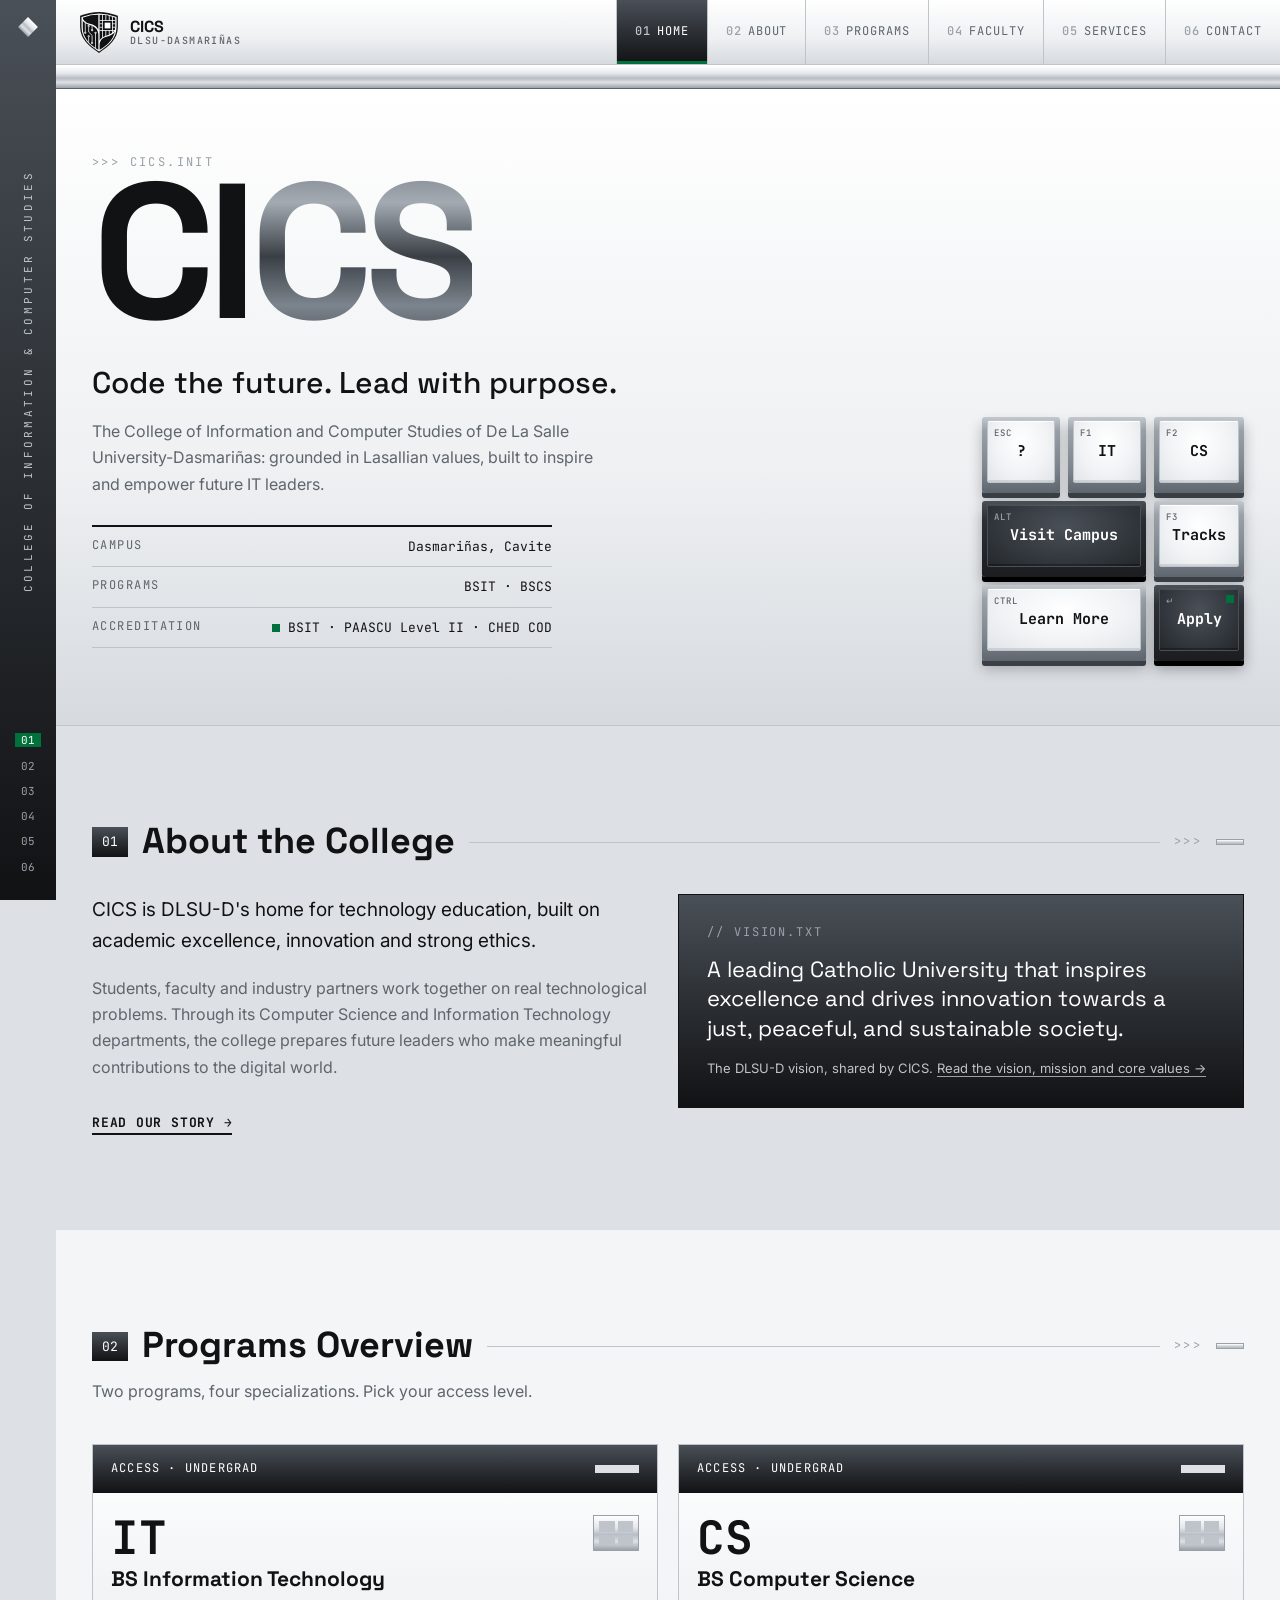
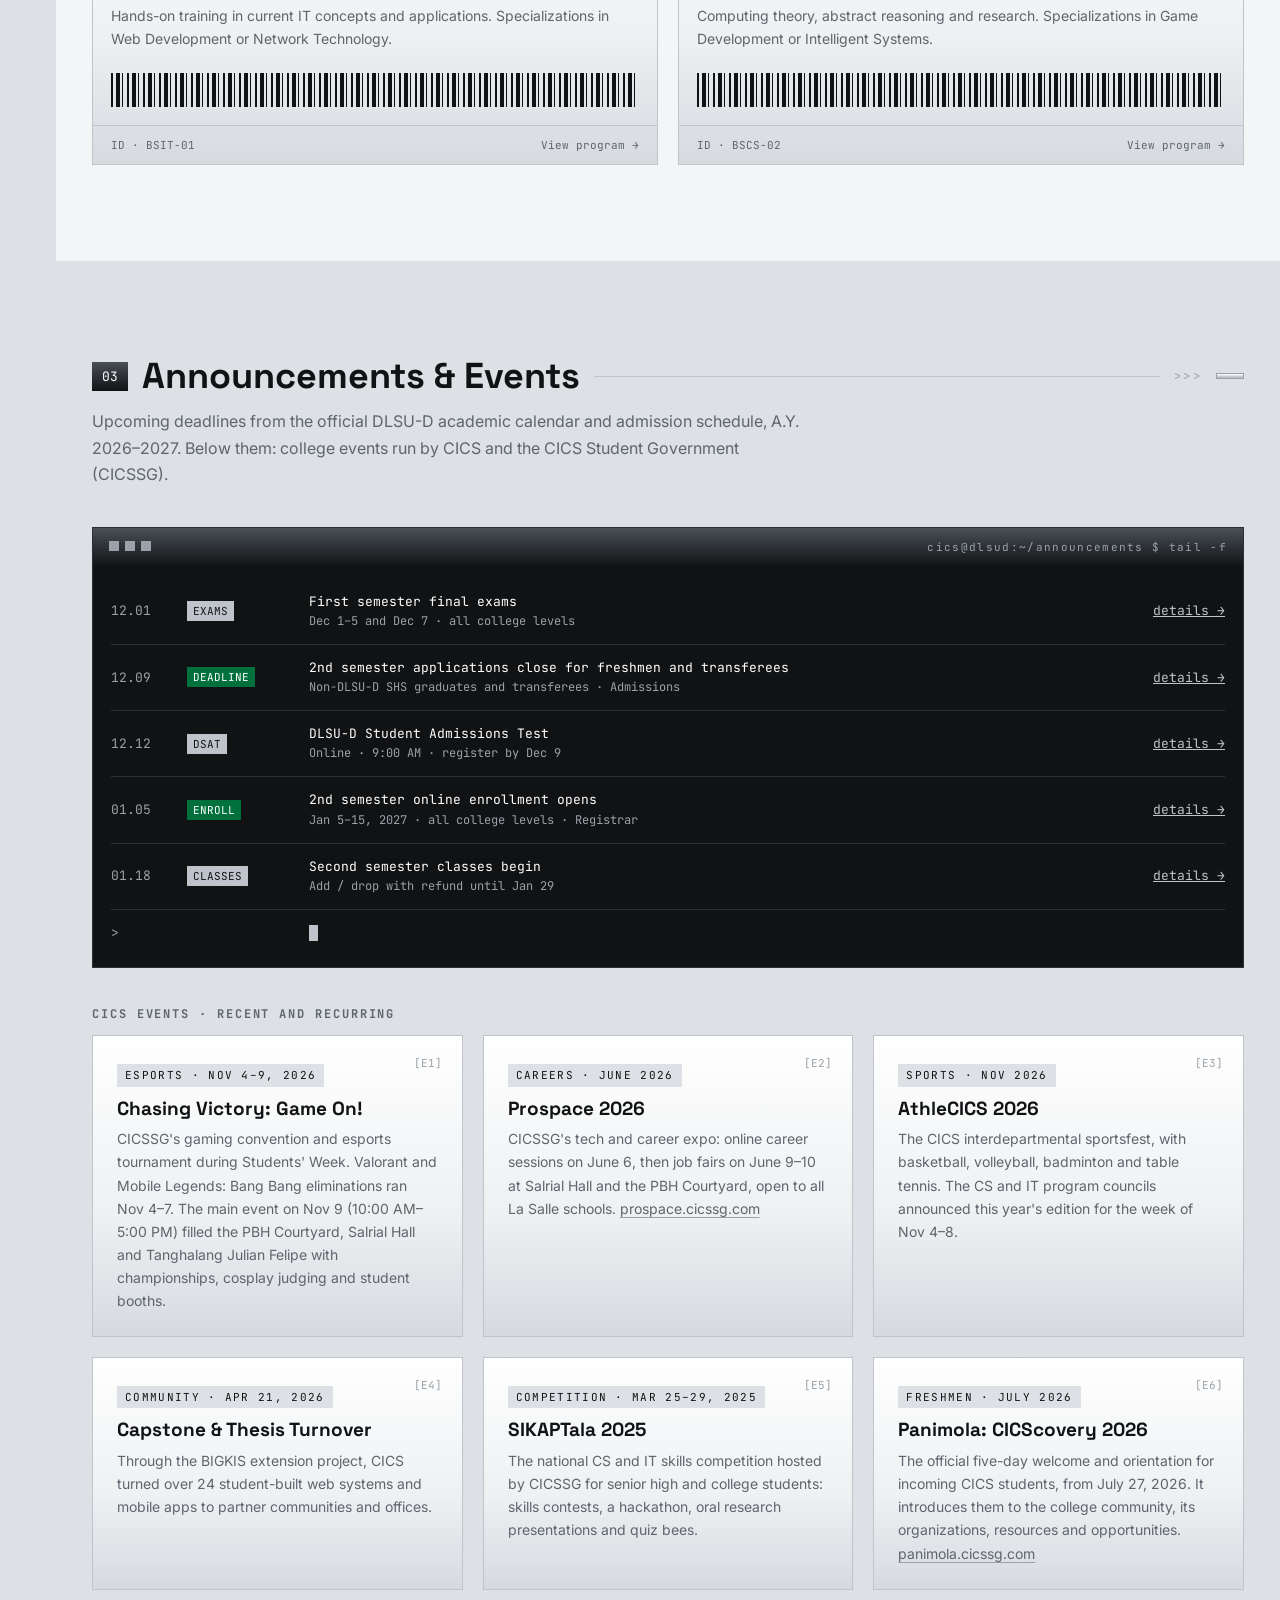
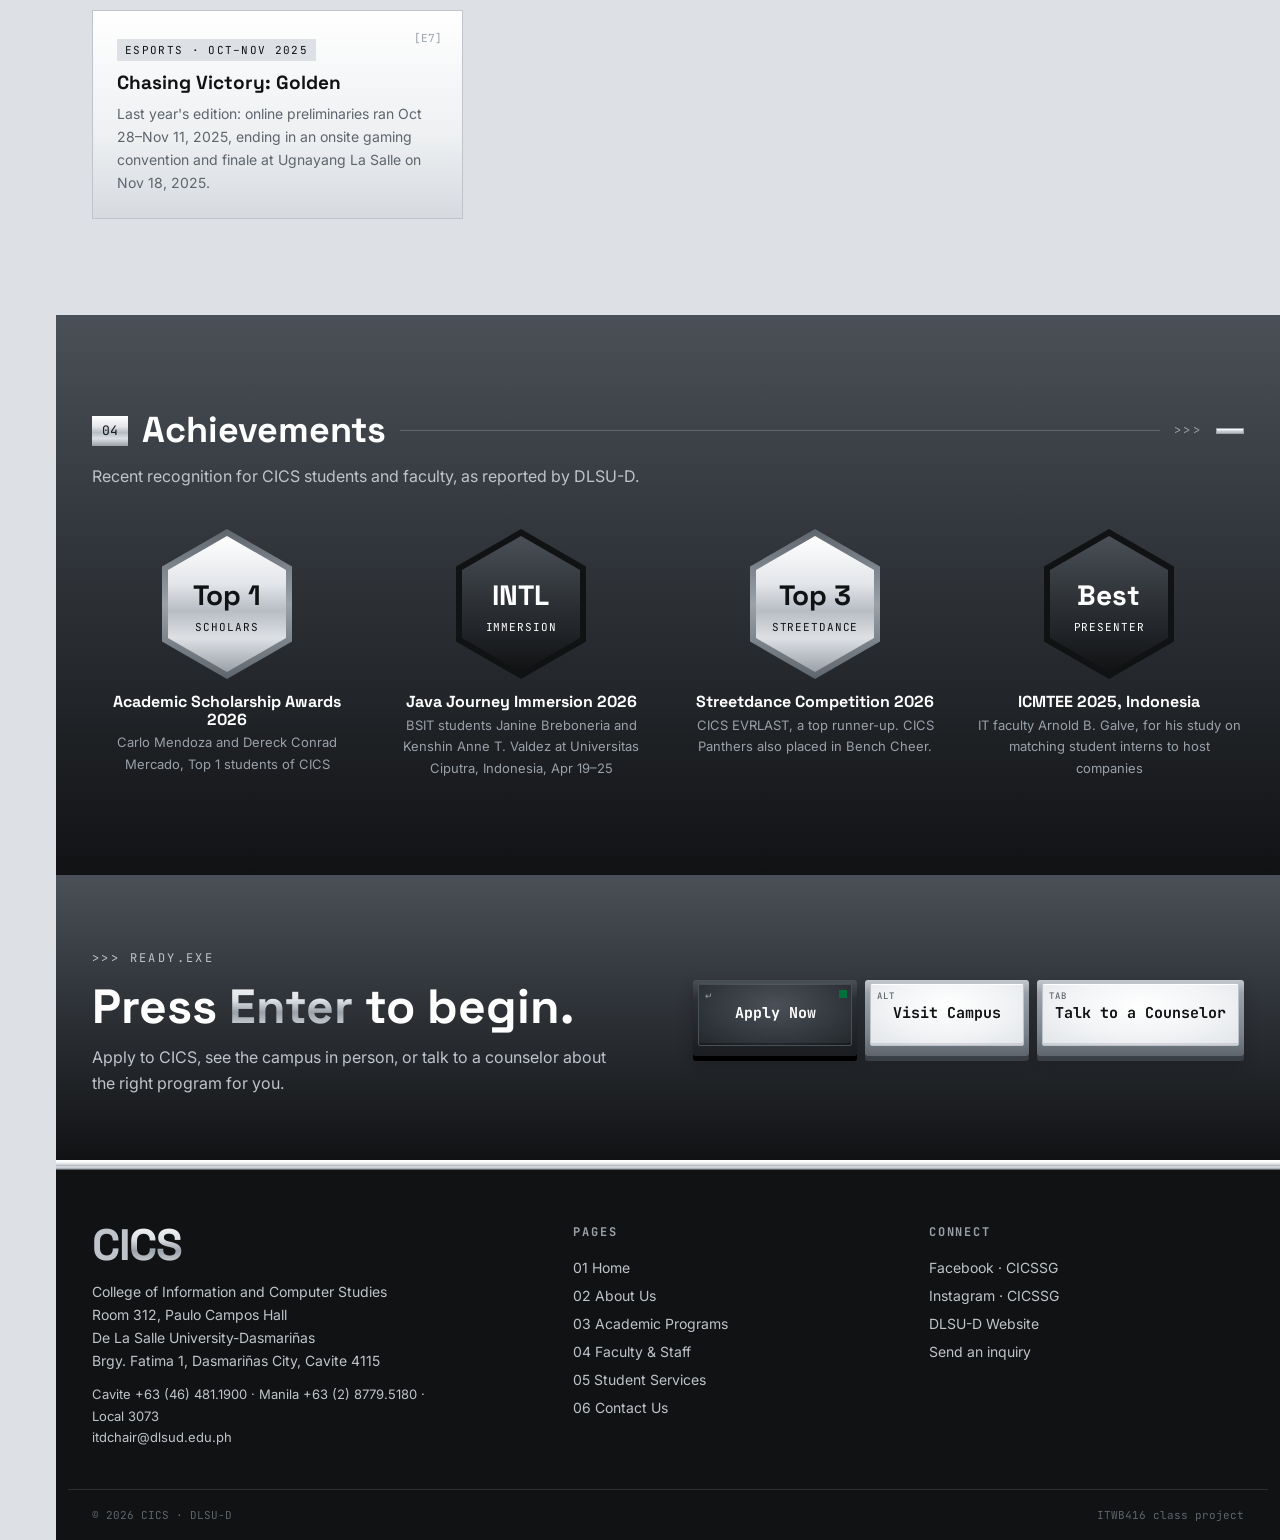
<file: index.html>
<!doctype html>
<html lang="en">
<head>
  <meta charset="utf-8">
  <meta name="viewport" content="width=device-width, initial-scale=1">
  <title>Home · CICS DLSU-D</title>
  <meta name="description" content="College of Information and Computer Studies, De La Salle University-Dasmariñas. Programs, announcements and student achievements.">
  <link rel="preconnect" href="https://fonts.googleapis.com">
  <link rel="preconnect" href="https://fonts.gstatic.com" crossorigin>
  <link href="https://fonts.googleapis.com/css2?family=Space+Grotesk:wght@500;700&family=Inter:wght@400;600&family=JetBrains+Mono:wght@500;700&display=swap" rel="stylesheet">
  <link rel="icon" type="image/svg+xml" href="images/cics-logo.svg">
  <link rel="stylesheet" href="css/style.css">
  <script src="js/theme.js"></script>
</head>
<body>
<div class="shell">

  <!-- Side rail -->
  <aside class="rail" aria-label="Page index">
    <span class="mark" aria-hidden="true"></span>
    <span class="v" aria-hidden="true">College of Information &amp; Computer Studies</span>
    <ol>
      <li><a href="index.html" aria-current="page">01</a></li>
      <li><a href="about.html">02</a></li>
      <li><a href="programs.html">03</a></li>
      <li><a href="faculty.html">04</a></li>
      <li><a href="services.html">05</a></li>
      <li><a href="contact.html">06</a></li>
    </ol>
  </aside>

  <div class="main">
    <!-- Header -->
    <header class="site-header">
      <nav class="nav" aria-label="Main">
        <a class="brand" href="index.html">
          <svg class="logo" viewBox="40 0 1000 1082" aria-hidden="true" focusable="false"><defs><clipPath id="cics-clip"><path d="M105,152 Q540,-16 975,152 L975,380 C975,700 760,880 540,1005 C320,880 105,700 105,380 Z"/></clipPath></defs><path class="ink" d="M42,102 Q540,-100 1038,102 L1038,390 C1038,720 800,900 540,1080 C280,900 42,720 42,390 Z"/><path class="paper" d="M78,130 Q540,-55 1003,130 L1003,390 C1003,710 780,890 540,1040 C300,890 78,710 78,390 Z"/><g clip-path="url(#cics-clip)"><path class="ink" d="M90,140 L523,0 L523,467 C490,400 420,330 300,310 C200,290 130,230 100,150 Z"/><path class="ink" d="M90,215 C150,290 230,330 340,355 C450,400 523,480 523,600 L523,1100 L60,1100 L60,215 Z"/><g fill="none" class="trace" stroke-width="20"><path d="M178,250 V548"/><path d="M267,370 V527 L358,618 V818"/><path d="M358,330 V480"/><path d="M448,548 V1010"/><path d="M267,640 V1010"/></g><g class="paper"><circle cx="178" cy="548" r="28"/><circle cx="267" cy="370" r="28"/><circle cx="358" cy="480" r="28"/><circle cx="358" cy="818" r="28"/><circle cx="448" cy="548" r="28"/><circle cx="267" cy="640" r="28"/></g><g class="ink"><circle cx="178" cy="548" r="10"/><circle cx="267" cy="370" r="10"/><circle cx="358" cy="480" r="10"/><circle cx="358" cy="818" r="10"/><circle cx="448" cy="548" r="10"/><circle cx="267" cy="640" r="10"/></g><path class="ink" d="M556,0 H1100 V400 L978,400 C965,470 920,530 860,570 C780,620 700,630 640,665 C600,690 570,720 556,760 Z"/><g class="paper"><rect x="621" y="0" width="20" height="800"/><rect x="888" y="0" width="21" height="700"/><rect x="710" y="0" width="21" height="233"/><rect x="710" y="481" width="21" height="220"/><rect x="799" y="0" width="21" height="233"/><rect x="799" y="481" width="21" height="220"/><rect x="556" y="213" width="450" height="20"/><rect x="556" y="481" width="450" height="21"/><rect x="556" y="302" width="85" height="20"/><rect x="888" y="302" width="118" height="20"/><rect x="556" y="391" width="85" height="21"/><rect x="888" y="391" width="118" height="21"/><rect x="689" y="281" width="152" height="152"/></g><path class="ink" d="M965,520 C900,600 820,630 760,645 C640,670 556,740 556,880 V1100 H1100 V520 Z"/></g></svg>
          <span>CICS<small>DLSU-Dasmariñas</small></span>
        </a>
        <input type="checkbox" id="menu" class="menu-toggle sr-only">
        <label for="menu" class="menu-btn"><i></i>Menu</label>
        <ul class="tabs">
          <li><a href="index.html" aria-current="page"><b>01</b>Home</a></li>
          <li><a href="about.html"><b>02</b>About</a></li>
          <li><a href="programs.html"><b>03</b>Programs</a></li>
          <li><a href="faculty.html"><b>04</b>Faculty</a></li>
          <li><a href="services.html"><b>05</b>Services</a></li>
          <li><a href="contact.html"><b>06</b>Contact</a></li>
        </ul>
      </nav>
    </header>
    <div class="chrome" aria-hidden="true"></div>

    <main>
      <!-- 01 · College banner -->
      <section class="hero" aria-labelledby="hero-title">
        <div class="container">
          <div>
            <p class="chev">&gt;&gt;&gt; CICS.INIT</p>
            <h1 id="hero-title" class="mega"><span class="sr-only">College of Information and Computer Studies, </span>CI<span class="silver">CS</span></h1>
            <p class="tagline">Code the future. Lead with purpose.</p>
            <p class="lede">The College of Information and Computer Studies of De La Salle University-Dasmariñas: grounded in Lasallian values, built to inspire and empower future IT leaders.</p>
            <dl class="spec">
              <div><dt>Campus</dt><dd>Dasmariñas, Cavite</dd></div>
              <div><dt>Programs</dt><dd>BSIT · BSCS</dd></div>
              <div><dt>Accreditation</dt><dd class="on">BSIT · PAASCU Level II · CHED COD</dd></div>
            </dl>
          </div>
          <nav class="hero-keys" aria-label="Quick links">
            <a class="key" href="about.html"><span class="sub">ESC</span><span>?</span><span class="sr-only">About the college</span></a>
            <a class="key" href="programs.html#bsit"><span class="sub">F1</span><span>IT</span><span class="sr-only">BS Information Technology</span></a>
            <a class="key" href="programs.html#bscs"><span class="sub">F2</span><span>CS</span><span class="sr-only">BS Computer Science</span></a>
            <a class="key dark wide" href="https://www.dlsud.edu.ph/admissions/visit-dlsud" target="_blank" rel="noopener"><span class="sub">ALT</span><span>Visit Campus</span></a>
            <a class="key" href="programs.html#tracks"><span class="sub">F3</span><span>Tracks</span><span class="sr-only">Specializations and tracks</span></a>
            <a class="key wide" href="about.html"><span class="sub">CTRL</span><span>Learn More</span></a>
            <a class="key dark go" href="https://www.dlsud.edu.ph/admissions/online-application" target="_blank" rel="noopener"><span class="sub">↵</span><span>Apply</span></a>
          </nav>
        </div>
      </section>

      <!-- 02 · About (quick intro) -->
      <section class="section" aria-labelledby="about-title">
        <div class="container">
          <div class="sh"><span class="num">01</span><h2 id="about-title">About the College</h2><span class="line"></span><span class="chev">&gt;&gt;&gt;</span><span class="tick"></span></div>
          <div class="grid g2" style="margin-top:32px;align-items:start">
            <div>
              <p style="font-size:19px;margin-bottom:18px">CICS is DLSU-D's home for technology education, built on academic excellence, innovation and strong ethics.</p>
              <p class="muted" style="margin-bottom:28px">Students, faculty and industry partners work together on real technological problems. Through its Computer Science and Information Technology departments, the college prepares future leaders who make meaningful contributions to the digital world.</p>
              <a class="link" href="about.html">Read our story →</a>
            </div>
            <div class="panel dark">
              <p class="tag" style="color:var(--steel);margin-bottom:12px">// vision.txt</p>
              <p style="font-family:var(--f-head);font-size:22px;line-height:1.35">A leading Catholic University that inspires excellence and drives innovation towards a just, peaceful, and sustainable society.</p>
              <p class="muted" style="margin-top:14px;font-size:13px">The DLSU-D vision, shared by CICS. <a href="about.html#mission" style="color:var(--chrome-3)">Read the vision, mission and core values →</a></p>
            </div>
          </div>
        </div>
      </section>

      <!-- 03 · Programs overview -->
      <section class="section alt" aria-labelledby="programs-title">
        <div class="container">
          <div class="sh"><span class="num">02</span><h2 id="programs-title">Programs Overview</h2><span class="line"></span><span class="chev">&gt;&gt;&gt;</span><span class="tick"></span></div>
          <p class="intro">Two programs, four specializations. Pick your access level.</p>
          <div class="grid g2">
            <a class="badge" href="programs.html#bsit">
              <div class="head"><span>ACCESS · UNDERGRAD</span><span class="slot"></span></div>
              <div class="bd"><div><span class="code">IT</span><h3>BS Information Technology</h3></div><div class="chip" aria-hidden="true"><i></i><i></i><i></i><i></i></div>
                <p>Hands-on training in current IT concepts and applications. Specializations in Web Development or Network Technology.</p></div>
              <div class="barcode" aria-hidden="true"></div>
              <div class="foot"><span>ID · BSIT-01</span><span>View program →</span></div>
            </a>
            <a class="badge" href="programs.html#bscs">
              <div class="head"><span>ACCESS · UNDERGRAD</span><span class="slot"></span></div>
              <div class="bd"><div><span class="code">CS</span><h3>BS Computer Science</h3></div><div class="chip" aria-hidden="true"><i></i><i></i><i></i><i></i></div>
                <p>Computing theory, abstract reasoning and research. Specializations in Game Development or Intelligent Systems.</p></div>
              <div class="barcode" aria-hidden="true"></div>
              <div class="foot"><span>ID · BSCS-02</span><span>View program →</span></div>
            </a>
          </div>
        </div>
      </section>

      <!-- 04 · Announcements & events -->
      <section class="section" aria-labelledby="news-title">
        <div class="container">
          <div class="sh"><span class="num">03</span><h2 id="news-title">Announcements &amp; Events</h2><span class="line"></span><span class="chev">&gt;&gt;&gt;</span><span class="tick"></span></div>
          <p class="intro">Upcoming deadlines from the official DLSU-D academic calendar and admission schedule, A.Y. 2026–2027. Below them: college events run by CICS and the CICS Student Government (CICSSG).</p>
          <div class="term">
            <div class="bar"><span aria-hidden="true"><i></i><i></i><i></i></span><span>cics@dlsud:~/announcements $ tail -f</span></div>
            <ul>
              <li><span class="d">12.01</span><span class="k">EXAMS</span><span class="t">First semester final exams<small>Dec 1–5 and Dec 7 · all college levels</small></span><a class="go-link" href="https://www.dlsud.edu.ph/academics/academic-calendar" target="_blank" rel="noopener">details →</a></li>
              <li><span class="d">12.09</span><span class="k g">DEADLINE</span><span class="t">2nd semester applications close for freshmen and transferees<small>Non-DLSU-D SHS graduates and transferees · Admissions</small></span><a class="go-link" href="https://www.dlsud.edu.ph/admissions/undergraduate-admission" target="_blank" rel="noopener">details →</a></li>
              <li><span class="d">12.12</span><span class="k">DSAT</span><span class="t">DLSU-D Student Admissions Test<small>Online · 9:00 AM · register by Dec 9</small></span><a class="go-link" href="https://www.dlsud.edu.ph/admissions/undergraduate-admission" target="_blank" rel="noopener">details →</a></li>
              <li><span class="d">01.05</span><span class="k g">ENROLL</span><span class="t">2nd semester online enrollment opens<small>Jan 5–15, 2027 · all college levels · Registrar</small></span><a class="go-link" href="https://www.dlsud.edu.ph/academics/academic-calendar" target="_blank" rel="noopener">details →</a></li>
              <li><span class="d">01.18</span><span class="k">CLASSES</span><span class="t">Second semester classes begin<small>Add / drop with refund until Jan 29</small></span><a class="go-link" href="https://www.dlsud.edu.ph/academics/academic-calendar" target="_blank" rel="noopener">details →</a></li>
              <li><span class="d">&gt;</span><span></span><span class="t"><span class="cursor" aria-hidden="true"></span></span><span></span></li>
            </ul>
          </div>

          <h3 class="tag" style="margin:40px 0 14px">CICS events · recent and recurring</h3>
          <div class="grid g3">
            <div class="track"><span class="idx">[E1]</span><span class="prog">ESPORTS · NOV 4–9, 2026</span><h3>Chasing Victory: Game On!</h3><p>CICSSG's gaming convention and esports tournament during Students' Week. Valorant and Mobile Legends: Bang Bang eliminations ran Nov 4–7. The main event on Nov 9 (10:00 AM–5:00 PM) filled the PBH Courtyard, Salrial Hall and Tanghalang Julian Felipe with championships, cosplay judging and student booths.</p></div>
            <div class="track"><span class="idx">[E2]</span><span class="prog">CAREERS · JUNE 2026</span><h3>Prospace 2026</h3><p>CICSSG's tech and career expo: online career sessions on June 6, then job fairs on June 9–10 at Salrial Hall and the PBH Courtyard, open to all La Salle schools. <a href="https://prospace.cicssg.com/" target="_blank" rel="noopener">prospace.cicssg.com</a></p></div>
            <div class="track"><span class="idx">[E3]</span><span class="prog">SPORTS · NOV 2026</span><h3>AthleCICS 2026</h3><p>The CICS interdepartmental sportsfest, with basketball, volleyball, badminton and table tennis. The CS and IT program councils announced this year's edition for the week of Nov 4–8.</p></div>
            <div class="track"><span class="idx">[E4]</span><span class="prog">COMMUNITY · APR 21, 2026</span><h3>Capstone &amp; Thesis Turnover</h3><p>Through the BIGKIS extension project, CICS turned over 24 student-built web systems and mobile apps to partner communities and offices.</p></div>
            <div class="track"><span class="idx">[E5]</span><span class="prog">COMPETITION · MAR 25–29, 2025</span><h3>SIKAPTala 2025</h3><p>The national CS and IT skills competition hosted by CICSSG for senior high and college students: skills contests, a hackathon, oral research presentations and quiz bees.</p></div>
            <div class="track"><span class="idx">[E6]</span><span class="prog">FRESHMEN · JULY 2026</span><h3>Panimola: CICScovery 2026</h3><p>The official five-day welcome and orientation for incoming CICS students, from July 27, 2026. It introduces them to the college community, its organizations, resources and opportunities. <a href="https://panimola.cicssg.com/" target="_blank" rel="noopener">panimola.cicssg.com</a></p></div>
            <div class="track"><span class="idx">[E7]</span><span class="prog">ESPORTS · OCT–NOV 2025</span><h3>Chasing Victory: Golden</h3><p>Last year's edition: online preliminaries ran Oct 28–Nov 11, 2025, ending in an onsite gaming convention and finale at Ugnayang La Salle on Nov 18, 2025.</p></div>
          </div>
        </div>
      </section>

      <!-- 05 · Student achievements -->
      <section class="section dark" aria-labelledby="ach-title">
        <div class="container">
          <div class="sh"><span class="num">04</span><h2 id="ach-title">Achievements</h2><span class="line"></span><span class="chev">&gt;&gt;&gt;</span><span class="tick"></span></div>
          <p class="intro">Recent recognition for CICS students and faculty, as reported by DLSU-D.</p>
          <div class="medals">
            <div class="medal"><div class="hex"><div><span><b>Top 1</b>SCHOLARS</span></div></div><h3>Academic Scholarship Awards 2026</h3><p>Carlo Mendoza and Dereck Conrad Mercado, Top 1 students of CICS</p></div>
            <div class="medal"><div class="hex dark"><div><span><b>INTL</b>IMMERSION</span></div></div><h3>Java Journey Immersion 2026</h3><p>BSIT students Janine Breboneria and Kenshin Anne T. Valdez at Universitas Ciputra, Indonesia, Apr 19–25</p></div>
            <div class="medal"><div class="hex"><div><span><b>Top 3</b>STREETDANCE</span></div></div><h3>Streetdance Competition 2026</h3><p>CICS EVRLAST, a top runner-up. CICS Panthers also placed in Bench Cheer.</p></div>
            <div class="medal"><div class="hex dark"><div><span><b>Best</b>PRESENTER</span></div></div><h3>ICMTEE 2025, Indonesia</h3><p>IT faculty Arnold B. Galve, for his study on matching student interns to host companies</p></div>
          </div>
        </div>
      </section>
    </main>

    <!-- 06 · Call to action -->
    <section class="cta" aria-labelledby="cta-title">
      <div class="container">
        <div>
          <p class="chev">&gt;&gt;&gt; READY.EXE</p>
          <h2 id="cta-title" style="margin-top:12px">Press <span class="silver-light">Enter</span> to begin.</h2>
          <p>Apply to CICS, see the campus in person, or talk to a counselor about the right program for you.</p>
        </div>
        <div class="keys">
          <a class="key dark go wide" href="https://www.dlsud.edu.ph/admissions/online-application" target="_blank" rel="noopener"><span class="sub">↵</span><span>Apply Now</span></a>
          <a class="key wide" href="https://www.dlsud.edu.ph/admissions/visit-dlsud" target="_blank" rel="noopener"><span class="sub">ALT</span><span>Visit Campus</span></a>
          <a class="key wide" href="https://www.dlsud.edu.ph/admissions/contact-admission" target="_blank" rel="noopener"><span class="sub">TAB</span><span>Talk to a Counselor</span></a>
        </div>
      </div>
    </section>

    <!-- Footer -->
    <footer class="site-footer">
      <div class="chrome thin" aria-hidden="true"></div>
      <div class="container">
        <div>
          <p class="big">CI<span class="silver-light">CS</span></p>
          <p style="font-size:14px;max-width:340px">College of Information and Computer Studies<br>Room 312, Paulo Campos Hall<br>De La Salle University-Dasmariñas<br>Brgy. Fatima 1, Dasmariñas City, Cavite 4115</p>
          <p style="font-size:13px;max-width:340px;margin-top:12px">Cavite +63 (46) 481.1900 · Manila +63 (2) 8779.5180 · Local 3073<br><a href="mailto:itdchair@dlsud.edu.ph">itdchair@dlsud.edu.ph</a></p>
        </div>
        <div>
          <h4>Pages</h4>
          <ul>
            <li><a href="index.html">01 Home</a></li>
            <li><a href="about.html">02 About Us</a></li>
            <li><a href="programs.html">03 Academic Programs</a></li>
            <li><a href="faculty.html">04 Faculty &amp; Staff</a></li>
            <li><a href="services.html">05 Student Services</a></li>
            <li><a href="contact.html">06 Contact Us</a></li>
          </ul>
        </div>
        <div>
          <h4>Connect</h4>
          <ul>
            <li><a href="https://www.facebook.com/DLSUD.CICSSG" target="_blank" rel="noopener">Facebook · CICSSG</a></li>
            <li><a href="https://www.instagram.com/dlsud.cicssg/" target="_blank" rel="noopener">Instagram · CICSSG</a></li>
            <li><a href="https://www.dlsud.edu.ph/" target="_blank" rel="noopener">DLSU-D Website</a></li>
            <li><a href="contact.html">Send an inquiry</a></li>
          </ul>
        </div>
      </div>
      <div class="legal"><span>© 2026 CICS · DLSU-D</span><span>ITWB416 class project</span></div>
    </footer>
  </div>
</div>
</body>
</html>
</file>
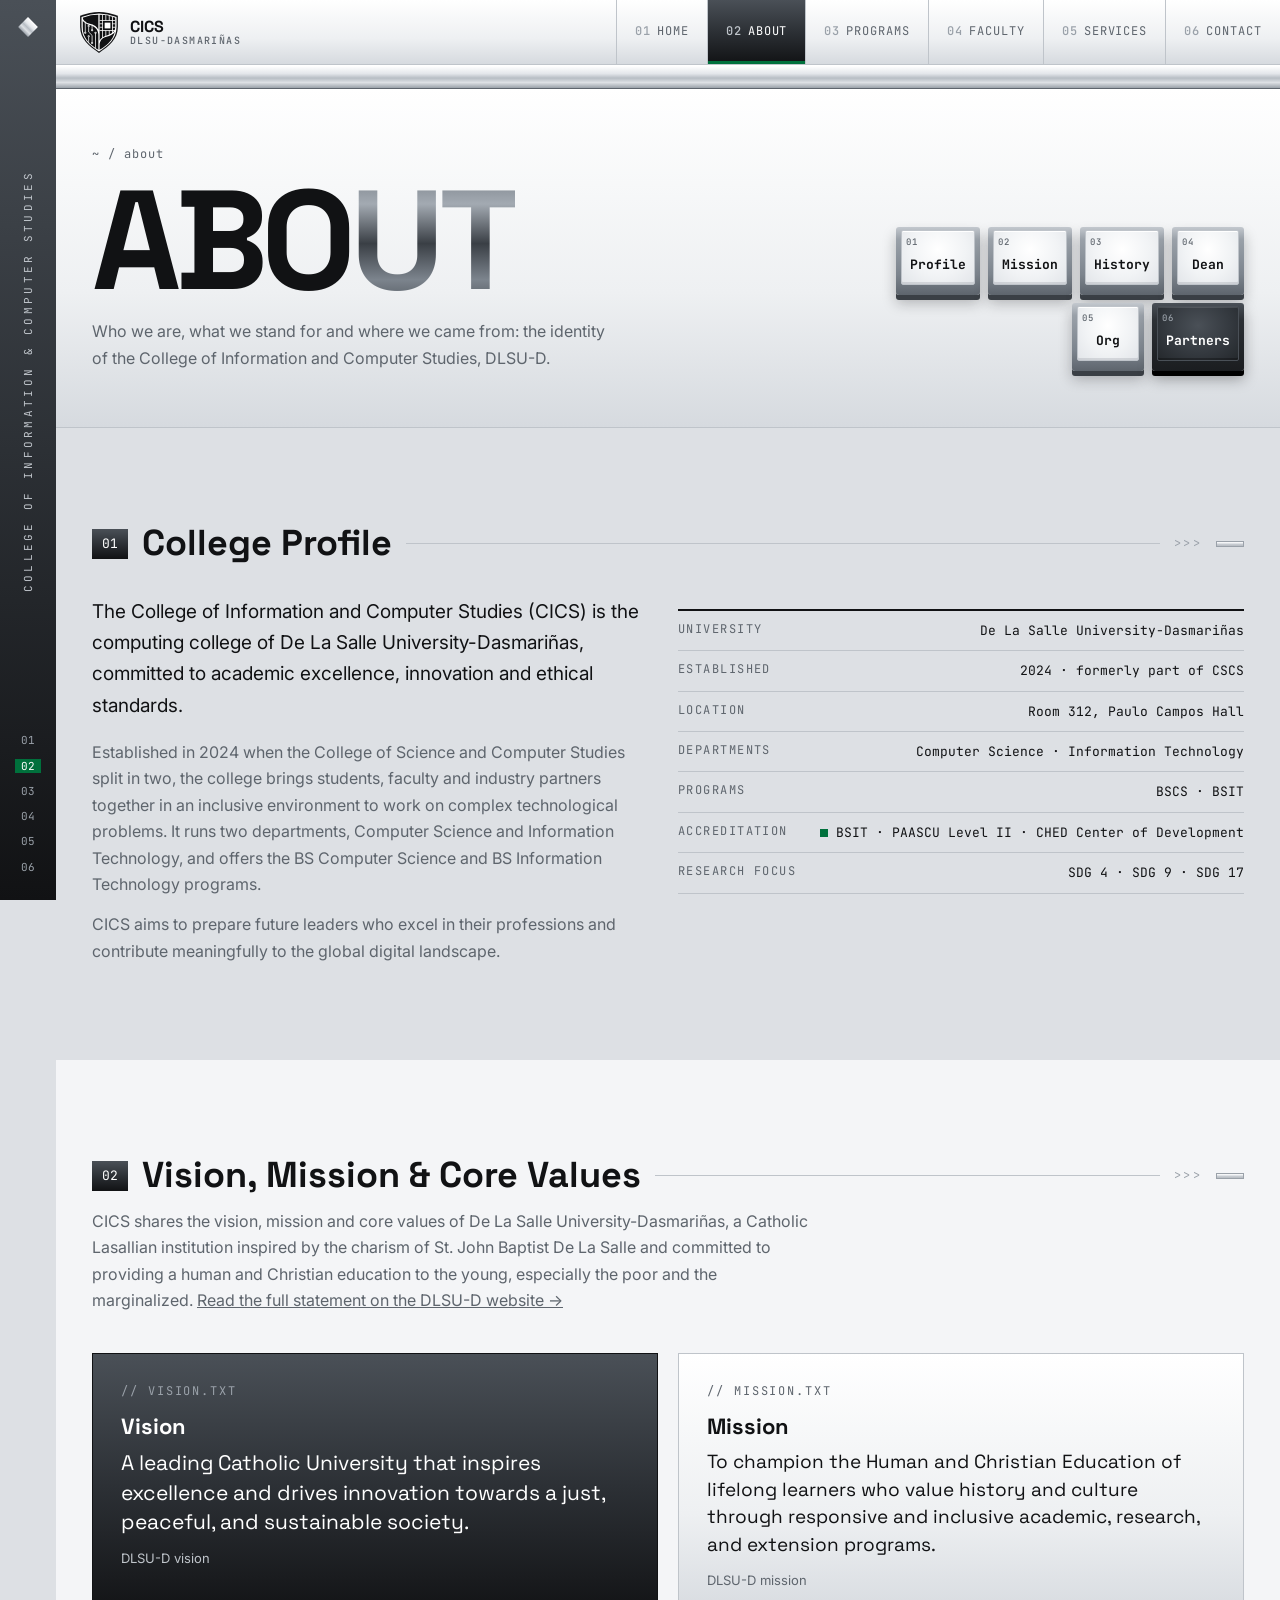
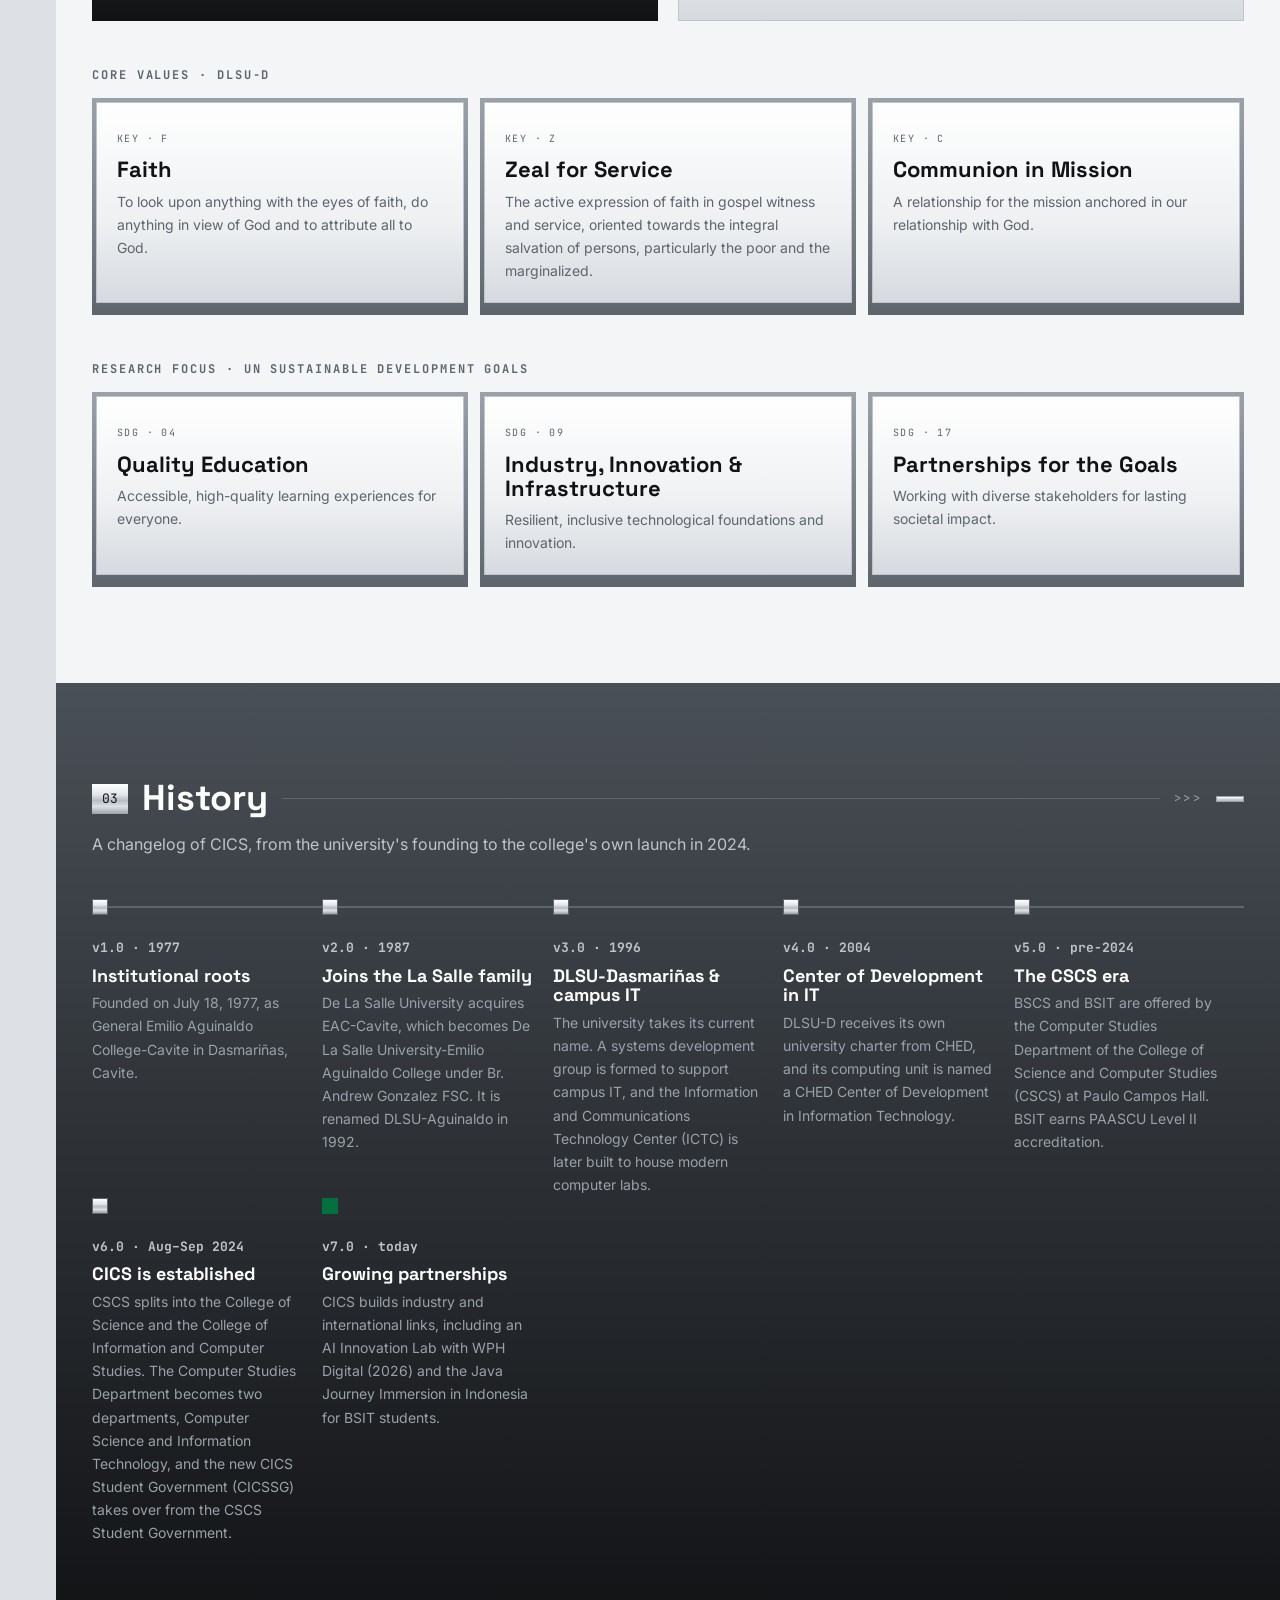
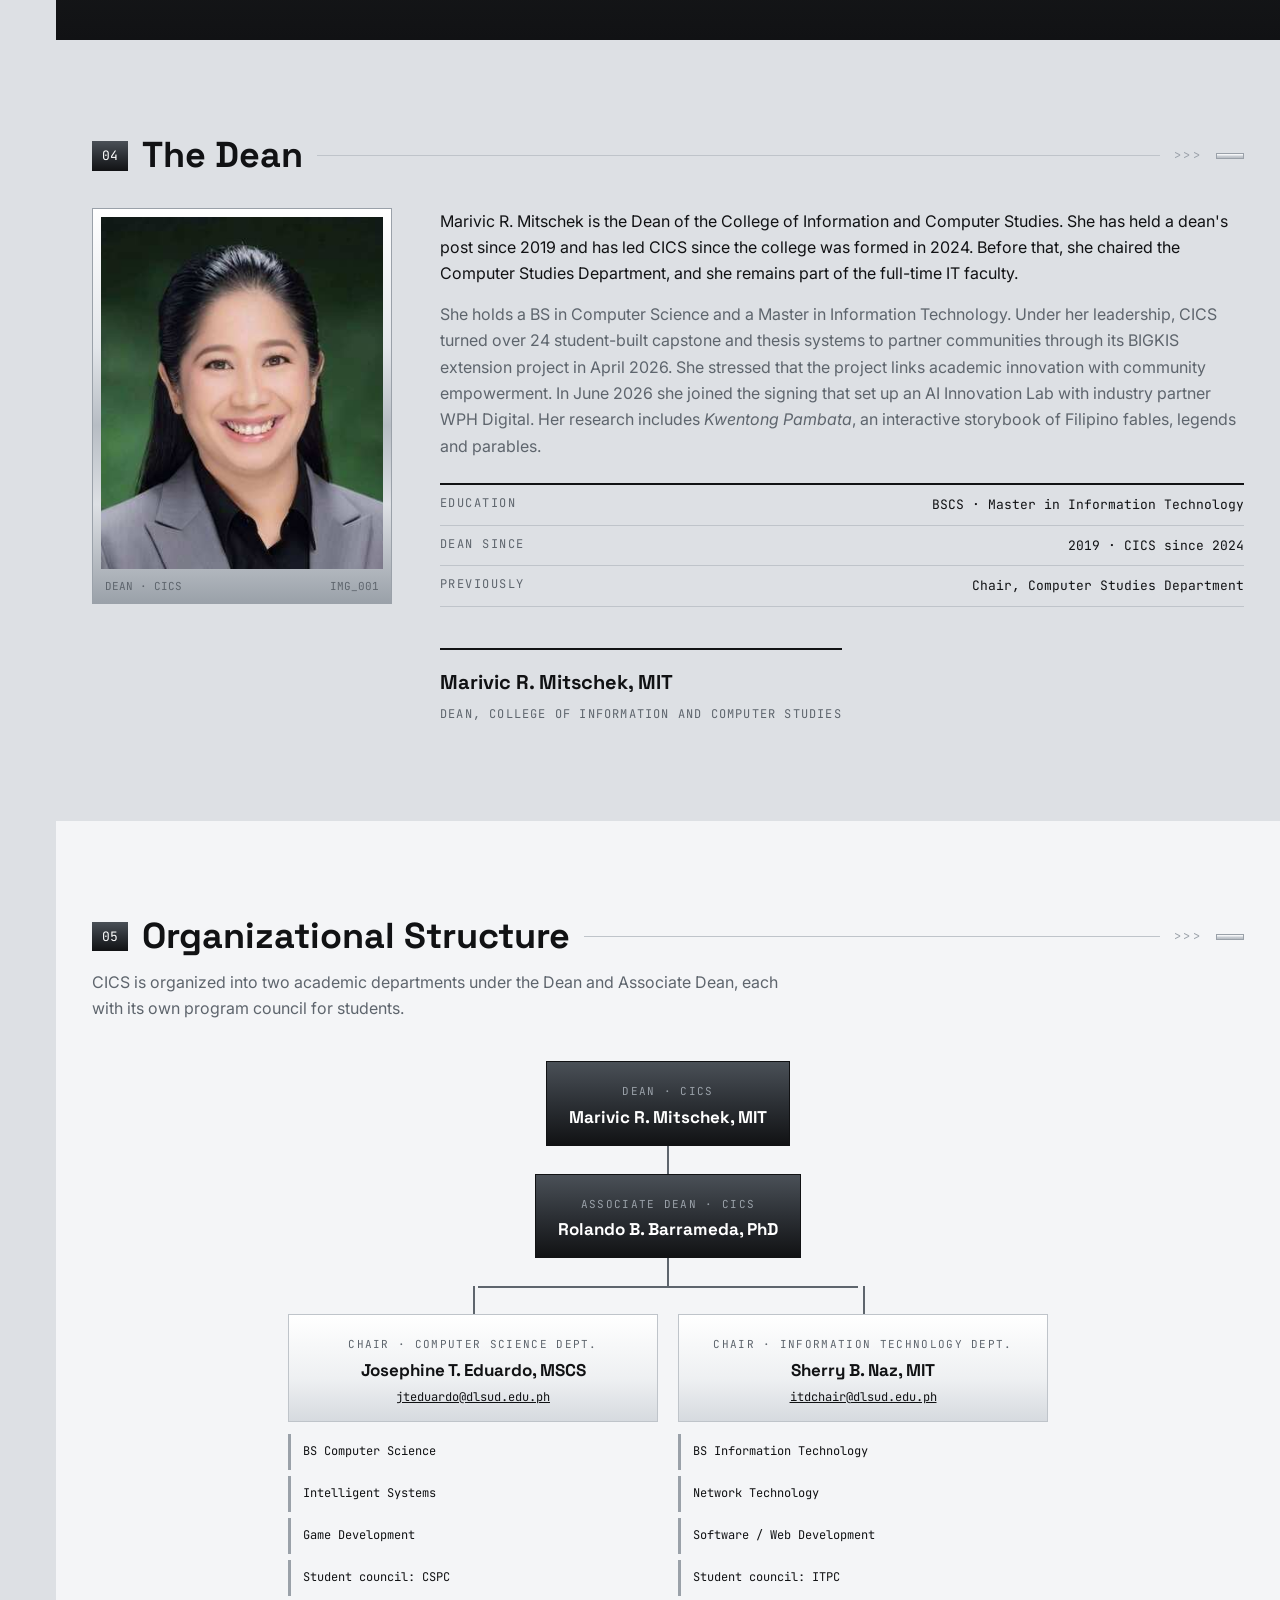
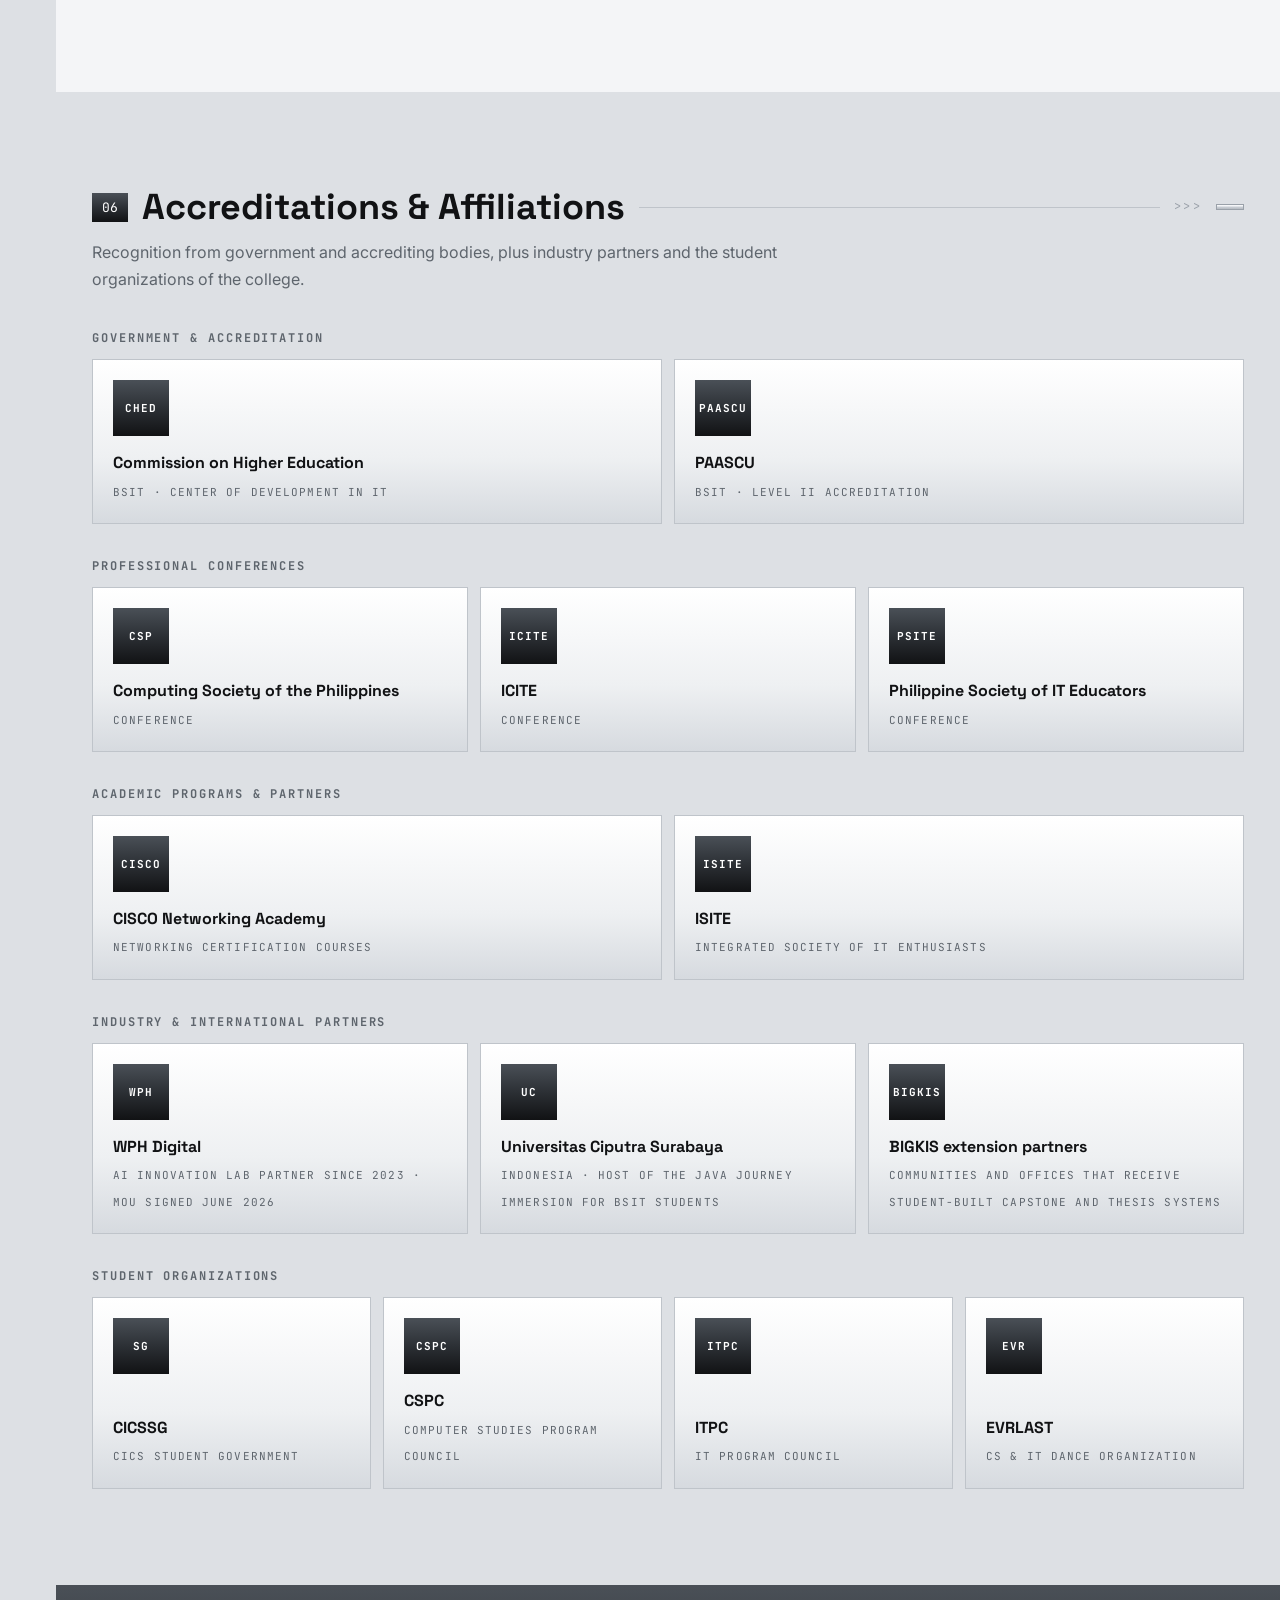
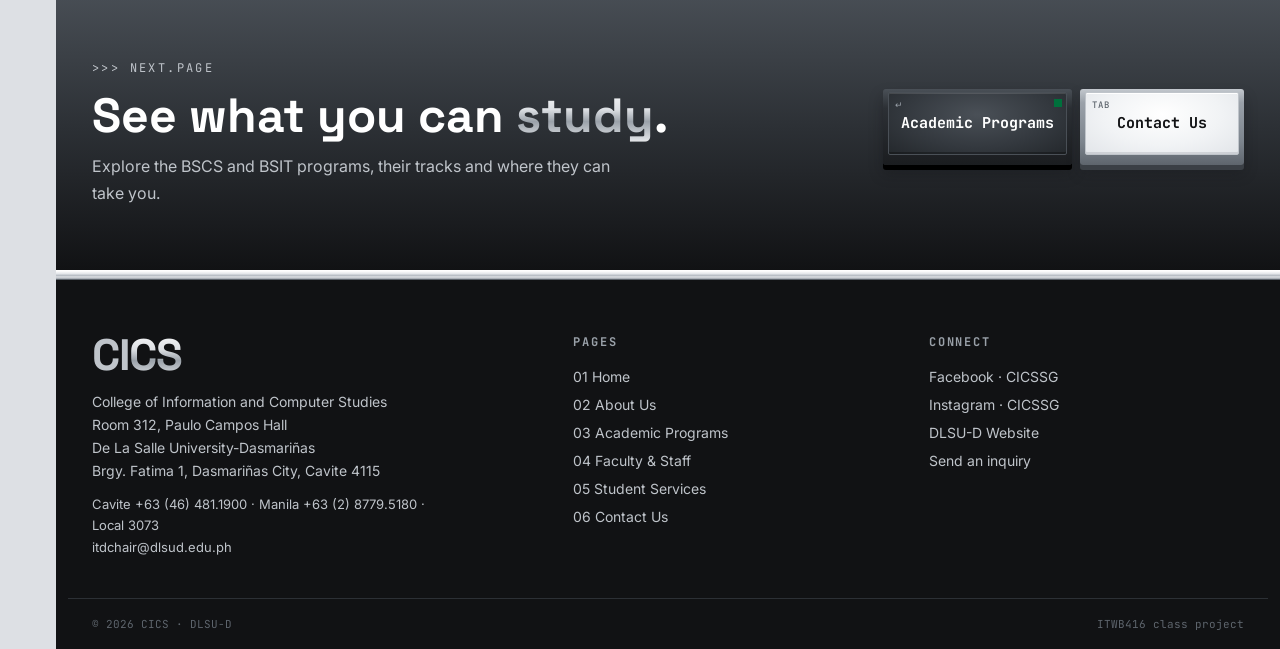
<file: about.html>
<!doctype html>
<html lang="en">
<head>
  <meta charset="utf-8">
  <meta name="viewport" content="width=device-width, initial-scale=1">
  <title>About Us · CICS DLSU-D</title>
  <meta name="description" content="Profile, mission, vision, history, leadership and affiliations of the College of Information and Computer Studies, DLSU-D.">
  <link rel="preconnect" href="https://fonts.googleapis.com">
  <link rel="preconnect" href="https://fonts.gstatic.com" crossorigin>
  <link href="https://fonts.googleapis.com/css2?family=Space+Grotesk:wght@500;700&family=Inter:wght@400;600&family=JetBrains+Mono:wght@500;700&display=swap" rel="stylesheet">
  <link rel="icon" type="image/svg+xml" href="images/cics-logo.svg">
  <link rel="stylesheet" href="css/style.css">
  <script src="js/theme.js"></script>
</head>
<body>
<div class="shell">

  <aside class="rail" aria-label="Page index">
    <span class="mark" aria-hidden="true"></span>
    <span class="v" aria-hidden="true">College of Information &amp; Computer Studies</span>
    <ol>
      <li><a href="index.html">01</a></li>
      <li><a href="about.html" aria-current="page">02</a></li>
      <li><a href="programs.html">03</a></li>
      <li><a href="faculty.html">04</a></li>
      <li><a href="services.html">05</a></li>
      <li><a href="contact.html">06</a></li>
    </ol>
  </aside>

  <div class="main">
    <header class="site-header">
      <nav class="nav" aria-label="Main">
        <a class="brand" href="index.html">
          <svg class="logo" viewBox="40 0 1000 1082" aria-hidden="true" focusable="false"><defs><clipPath id="cics-clip"><path d="M105,152 Q540,-16 975,152 L975,380 C975,700 760,880 540,1005 C320,880 105,700 105,380 Z"/></clipPath></defs><path class="ink" d="M42,102 Q540,-100 1038,102 L1038,390 C1038,720 800,900 540,1080 C280,900 42,720 42,390 Z"/><path class="paper" d="M78,130 Q540,-55 1003,130 L1003,390 C1003,710 780,890 540,1040 C300,890 78,710 78,390 Z"/><g clip-path="url(#cics-clip)"><path class="ink" d="M90,140 L523,0 L523,467 C490,400 420,330 300,310 C200,290 130,230 100,150 Z"/><path class="ink" d="M90,215 C150,290 230,330 340,355 C450,400 523,480 523,600 L523,1100 L60,1100 L60,215 Z"/><g fill="none" class="trace" stroke-width="20"><path d="M178,250 V548"/><path d="M267,370 V527 L358,618 V818"/><path d="M358,330 V480"/><path d="M448,548 V1010"/><path d="M267,640 V1010"/></g><g class="paper"><circle cx="178" cy="548" r="28"/><circle cx="267" cy="370" r="28"/><circle cx="358" cy="480" r="28"/><circle cx="358" cy="818" r="28"/><circle cx="448" cy="548" r="28"/><circle cx="267" cy="640" r="28"/></g><g class="ink"><circle cx="178" cy="548" r="10"/><circle cx="267" cy="370" r="10"/><circle cx="358" cy="480" r="10"/><circle cx="358" cy="818" r="10"/><circle cx="448" cy="548" r="10"/><circle cx="267" cy="640" r="10"/></g><path class="ink" d="M556,0 H1100 V400 L978,400 C965,470 920,530 860,570 C780,620 700,630 640,665 C600,690 570,720 556,760 Z"/><g class="paper"><rect x="621" y="0" width="20" height="800"/><rect x="888" y="0" width="21" height="700"/><rect x="710" y="0" width="21" height="233"/><rect x="710" y="481" width="21" height="220"/><rect x="799" y="0" width="21" height="233"/><rect x="799" y="481" width="21" height="220"/><rect x="556" y="213" width="450" height="20"/><rect x="556" y="481" width="450" height="21"/><rect x="556" y="302" width="85" height="20"/><rect x="888" y="302" width="118" height="20"/><rect x="556" y="391" width="85" height="21"/><rect x="888" y="391" width="118" height="21"/><rect x="689" y="281" width="152" height="152"/></g><path class="ink" d="M965,520 C900,600 820,630 760,645 C640,670 556,740 556,880 V1100 H1100 V520 Z"/></g></svg>
          <span>CICS<small>DLSU-Dasmariñas</small></span>
        </a>
        <input type="checkbox" id="menu" class="menu-toggle sr-only">
        <label for="menu" class="menu-btn"><i></i>Menu</label>
        <ul class="tabs">
          <li><a href="index.html"><b>01</b>Home</a></li>
          <li><a href="about.html" aria-current="page"><b>02</b>About</a></li>
          <li><a href="programs.html"><b>03</b>Programs</a></li>
          <li><a href="faculty.html"><b>04</b>Faculty</a></li>
          <li><a href="services.html"><b>05</b>Services</a></li>
          <li><a href="contact.html"><b>06</b>Contact</a></li>
        </ul>
      </nav>
    </header>
    <div class="chrome" aria-hidden="true"></div>

    <main>
      <!-- Page hero -->
      <section class="page-hero">
        <div class="container">
          <div>
            <p class="crumb"><a href="index.html">~</a> / about</p>
            <h1 class="mega">ABO<span class="silver">UT</span></h1>
            <p class="lede">Who we are, what we stand for and where we came from: the identity of the College of Information and Computer Studies, DLSU-D.</p>
          </div>
          <nav class="jump" aria-label="On this page">
            <a class="key sm" href="#profile"><span class="sub">01</span><span>Profile</span></a>
            <a class="key sm" href="#mission"><span class="sub">02</span><span>Mission</span></a>
            <a class="key sm" href="#history"><span class="sub">03</span><span>History</span></a>
            <a class="key sm" href="#dean"><span class="sub">04</span><span>Dean</span></a>
            <a class="key sm" href="#structure"><span class="sub">05</span><span>Org</span></a>
            <a class="key sm dark" href="#affiliations"><span class="sub">06</span><span>Partners</span></a>
          </nav>
        </div>
      </section>

      <!-- College profile -->
      <section class="section" id="profile" aria-labelledby="profile-title">
        <div class="container">
          <div class="sh"><span class="num">01</span><h2 id="profile-title">College Profile</h2><span class="line"></span><span class="chev">&gt;&gt;&gt;</span><span class="tick"></span></div>
          <div class="grid g2" style="margin-top:32px;align-items:start">
            <div>
              <p style="font-size:19px;margin-bottom:18px">The College of Information and Computer Studies (CICS) is the computing college of De La Salle University-Dasmariñas, committed to academic excellence, innovation and ethical standards.</p>
              <p class="muted" style="margin-bottom:14px">Established in 2024 when the College of Science and Computer Studies split in two, the college brings students, faculty and industry partners together in an inclusive environment to work on complex technological problems. It runs two departments, Computer Science and Information Technology, and offers the BS Computer Science and BS Information Technology programs.</p>
              <p class="muted">CICS aims to prepare future leaders who excel in their professions and contribute meaningfully to the global digital landscape.</p>
            </div>
            <dl class="spec">
              <div><dt>University</dt><dd>De La Salle University-Dasmariñas</dd></div>
              <div><dt>Established</dt><dd>2024 · formerly part of CSCS</dd></div>
              <div><dt>Location</dt><dd>Room 312, Paulo Campos Hall</dd></div>
              <div><dt>Departments</dt><dd>Computer Science · Information Technology</dd></div>
              <div><dt>Programs</dt><dd>BSCS · BSIT</dd></div>
              <div><dt>Accreditation</dt><dd class="on">BSIT · PAASCU Level II · CHED Center of Development</dd></div>
              <div><dt>Research focus</dt><dd>SDG 4 · SDG 9 · SDG 17</dd></div>
            </dl>
          </div>
        </div>
      </section>

      <!-- Mission, Vision, Core Values -->
      <section class="section alt" id="mission" aria-labelledby="mvv-title">
        <div class="container">
          <div class="sh"><span class="num">02</span><h2 id="mvv-title">Vision, Mission &amp; Core Values</h2><span class="line"></span><span class="chev">&gt;&gt;&gt;</span><span class="tick"></span></div>
          <p class="intro">CICS shares the vision, mission and core values of De La Salle University-Dasmariñas, a Catholic Lasallian institution inspired by the charism of St. John Baptist De La Salle and committed to providing a human and Christian education to the young, especially the poor and the marginalized. <a href="https://www2.dlsud.edu.ph/aboutDLSUD/visionMission.htm" target="_blank" rel="noopener">Read the full statement on the DLSU-D website →</a></p>
          <div class="grid g2">
            <article class="panel dark">
              <p class="tag" style="color:var(--steel);margin-bottom:12px">// vision.txt</p>
              <h3>Vision</h3>
              <p style="font-family:var(--f-head);font-size:21px;line-height:1.4;margin-top:8px">A leading Catholic University that inspires excellence and drives innovation towards a just, peaceful, and sustainable society.</p>
              <p class="muted" style="margin-top:12px;font-size:13px">DLSU-D vision</p>
            </article>
            <article class="panel">
              <p class="tag" style="margin-bottom:12px">// mission.txt</p>
              <h3>Mission</h3>
              <p style="font-family:var(--f-head);font-size:19px;line-height:1.45;margin-top:8px">To champion the Human and Christian Education of lifelong learners who value history and culture through responsive and inclusive academic, research, and extension programs.</p>
              <p class="muted" style="margin-top:12px;font-size:13px">DLSU-D mission</p>
            </article>
          </div>

          <h3 class="tag" style="margin:48px 0 16px">Core values · DLSU-D</h3>
          <div class="values">
            <div class="value"><div class="face"><span class="sub">KEY · F</span><h3>Faith</h3><p>To look upon anything with the eyes of faith, do anything in view of God and to attribute all to God.</p></div></div>
            <div class="value"><div class="face"><span class="sub">KEY · Z</span><h3>Zeal for Service</h3><p>The active expression of faith in gospel witness and service, oriented towards the integral salvation of persons, particularly the poor and the marginalized.</p></div></div>
            <div class="value"><div class="face"><span class="sub">KEY · C</span><h3>Communion in Mission</h3><p>A relationship for the mission anchored in our relationship with God.</p></div></div>
          </div>

          <h3 class="tag" style="margin:48px 0 16px">Research focus · UN Sustainable Development Goals</h3>
          <div class="values">
            <div class="value"><div class="face"><span class="sub">SDG · 04</span><h3>Quality Education</h3><p>Accessible, high-quality learning experiences for everyone.</p></div></div>
            <div class="value"><div class="face"><span class="sub">SDG · 09</span><h3>Industry, Innovation &amp; Infrastructure</h3><p>Resilient, inclusive technological foundations and innovation.</p></div></div>
            <div class="value"><div class="face"><span class="sub">SDG · 17</span><h3>Partnerships for the Goals</h3><p>Working with diverse stakeholders for lasting societal impact.</p></div></div>
          </div>
        </div>
      </section>

      <!-- History -->
      <section class="section dark" id="history" aria-labelledby="history-title">
        <div class="container">
          <div class="sh"><span class="num">03</span><h2 id="history-title">History</h2><span class="line"></span><span class="chev">&gt;&gt;&gt;</span><span class="tick"></span></div>
          <p class="intro">A changelog of CICS, from the university's founding to the college's own launch in 2024.</p>
          <ol class="timeline">
            <li><span class="yr">v1.0 · 1977</span><h3>Institutional roots</h3><p>Founded on July 18, 1977, as General Emilio Aguinaldo College-Cavite in Dasmariñas, Cavite.</p></li>
            <li><span class="yr">v2.0 · 1987</span><h3>Joins the La Salle family</h3><p>De La Salle University acquires EAC-Cavite, which becomes De La Salle University-Emilio Aguinaldo College under Br. Andrew Gonzalez FSC. It is renamed DLSU-Aguinaldo in 1992.</p></li>
            <li><span class="yr">v3.0 · 1996</span><h3>DLSU-Dasmariñas &amp; campus IT</h3><p>The university takes its current name. A systems development group is formed to support campus IT, and the Information and Communications Technology Center (ICTC) is later built to house modern computer labs.</p></li>
            <li><span class="yr">v4.0 · 2004</span><h3>Center of Development in IT</h3><p>DLSU-D receives its own university charter from CHED, and its computing unit is named a CHED Center of Development in Information Technology.</p></li>
            <li><span class="yr">v5.0 · pre-2024</span><h3>The CSCS era</h3><p>BSCS and BSIT are offered by the Computer Studies Department of the College of Science and Computer Studies (CSCS) at Paulo Campos Hall. BSIT earns PAASCU Level II accreditation.</p></li>
            <li><span class="yr">v6.0 · Aug–Sep 2024</span><h3>CICS is established</h3><p>CSCS splits into the College of Science and the College of Information and Computer Studies. The Computer Studies Department becomes two departments, Computer Science and Information Technology, and the new CICS Student Government (CICSSG) takes over from the CSCS Student Government.</p></li>
            <li class="now"><span class="yr">v7.0 · today</span><h3>Growing partnerships</h3><p>CICS builds industry and international links, including an AI Innovation Lab with WPH Digital (2026) and the Java Journey Immersion in Indonesia for BSIT students.</p></li>
          </ol>
        </div>
      </section>

      <!-- Dean's message -->
      <section class="section" id="dean" aria-labelledby="dean-title">
        <div class="container">
          <div class="sh"><span class="num">04</span><h2 id="dean-title">The Dean</h2><span class="line"></span><span class="chev">&gt;&gt;&gt;</span><span class="tick"></span></div>
          <div class="dean" style="margin-top:32px">
            <figure class="portrait" style="margin:0">
              <div class="ph">[ PHOTO ]<img src="images/dean.jpg" alt="Marivic R. Mitschek, MIT, Dean of CICS" onerror="this.remove()"></div>
              <figcaption><span>DEAN · CICS</span><span>IMG_001</span></figcaption>
            </figure>
            <div>
              <p>Marivic R. Mitschek is the Dean of the College of Information and Computer Studies. She has held a dean's post since 2019 and has led CICS since the college was formed in 2024. Before that, she chaired the Computer Studies Department, and she remains part of the full-time IT faculty.</p>
              <p class="muted">She holds a BS in Computer Science and a Master in Information Technology. Under her leadership, CICS turned over 24 student-built capstone and thesis systems to partner communities through its BIGKIS extension project in April 2026. She stressed that the project links academic innovation with community empowerment. In June 2026 she joined the signing that set up an AI Innovation Lab with industry partner WPH Digital. Her research includes <i>Kwentong Pambata</i>, an interactive storybook of Filipino fables, legends and parables.</p>
              <dl class="spec" style="margin-top:24px">
                <div><dt>Education</dt><dd>BSCS · Master in Information Technology</dd></div>
                <div><dt>Dean since</dt><dd>2019 · CICS since 2024</dd></div>
                <div><dt>Previously</dt><dd>Chair, Computer Studies Department</dd></div>
              </dl>
              <div class="sign"><b>Marivic R. Mitschek, MIT</b><span>Dean, College of Information and Computer Studies</span></div>
            </div>
          </div>
        </div>
      </section>

      <!-- Org structure -->
      <section class="section alt" id="structure" aria-labelledby="org-title">
        <div class="container">
          <div class="sh"><span class="num">05</span><h2 id="org-title">Organizational Structure</h2><span class="line"></span><span class="chev">&gt;&gt;&gt;</span><span class="tick"></span></div>
          <p class="intro">CICS is organized into two academic departments under the Dean and Associate Dean, each with its own program council for students.</p>
          <div class="org">
            <div class="node top"><span class="role">Dean · CICS</span><b>Marivic R. Mitschek, MIT</b></div>
            <div class="vline"></div>
            <div class="node top"><span class="role">Associate Dean · CICS</span><b>Rolando B. Barrameda, PhD</b></div>
            <div class="vline"></div>
            <div class="branch two">
              <div>
                <div class="node"><span class="role">Chair · Computer Science Dept.</span><b>Josephine T. Eduardo, MSCS</b><a class="mail" href="mailto:jteduardo@dlsud.edu.ph">jteduardo@dlsud.edu.ph</a></div>
                <ul class="groups"><li>BS Computer Science</li><li>Intelligent Systems</li><li>Game Development</li><li>Student council: CSPC</li></ul>
              </div>
              <div>
                <div class="node"><span class="role">Chair · Information Technology Dept.</span><b>Sherry B. Naz, MIT</b><a class="mail" href="mailto:itdchair@dlsud.edu.ph">itdchair@dlsud.edu.ph</a></div>
                <ul class="groups"><li>BS Information Technology</li><li>Network Technology</li><li>Software / Web Development</li><li>Student council: ITPC</li></ul>
              </div>
            </div>
          </div>
        </div>
      </section>

      <!-- Accreditations & affiliations -->
      <section class="section" id="affiliations" aria-labelledby="aff-title">
        <div class="container">
          <div class="sh"><span class="num">06</span><h2 id="aff-title">Accreditations &amp; Affiliations</h2><span class="line"></span><span class="chev">&gt;&gt;&gt;</span><span class="tick"></span></div>
          <p class="intro">Recognition from government and accrediting bodies, plus industry partners and the student organizations of the college.</p>
          <h3 class="tag" style="margin-bottom:14px">Government &amp; accreditation</h3>
          <div class="logos" style="margin-bottom:36px">
            <div class="logo-tile"><span class="mark">CHED</span><div><b>Commission on Higher Education</b><span>BSIT · Center of Development in IT</span></div></div>
            <div class="logo-tile"><span class="mark">PAASCU</span><div><b>PAASCU</b><span>BSIT · Level II accreditation</span></div></div>
          </div>
          <h3 class="tag" style="margin-bottom:14px">Professional conferences</h3>
          <div class="logos" style="margin-bottom:36px">
            <div class="logo-tile"><span class="mark">CSP</span><div><b>Computing Society of the Philippines</b><span>Conference</span></div></div>
            <div class="logo-tile"><span class="mark">ICITE</span><div><b>ICITE</b><span>Conference</span></div></div>
            <div class="logo-tile"><span class="mark">PSITE</span><div><b>Philippine Society of IT Educators</b><span>Conference</span></div></div>
          </div>
          <h3 class="tag" style="margin-bottom:14px">Academic programs &amp; partners</h3>
          <div class="logos" style="margin-bottom:36px">
            <div class="logo-tile"><span class="mark">CISCO</span><div><b>CISCO Networking Academy</b><span>Networking certification courses</span></div></div>
            <div class="logo-tile"><span class="mark">ISITE</span><div><b>ISITE</b><span>Integrated Society of IT Enthusiasts</span></div></div>
          </div>
          <h3 class="tag" style="margin-bottom:14px">Industry &amp; international partners</h3>
          <div class="logos" style="margin-bottom:36px">
            <div class="logo-tile"><span class="mark">WPH</span><div><b>WPH Digital</b><span>AI Innovation Lab partner since 2023 · MOU signed June 2026</span></div></div>
            <div class="logo-tile"><span class="mark">UC</span><div><b>Universitas Ciputra Surabaya</b><span>Indonesia · host of the Java Journey Immersion for BSIT students</span></div></div>
            <div class="logo-tile"><span class="mark">BIGKIS</span><div><b>BIGKIS extension partners</b><span>Communities and offices that receive student-built capstone and thesis systems</span></div></div>
          </div>
          <h3 class="tag" style="margin-bottom:14px">Student organizations</h3>
          <div class="logos">
            <div class="logo-tile"><span class="mark">SG</span><div><b>CICSSG</b><span>CICS Student Government</span></div></div>
            <div class="logo-tile"><span class="mark">CSPC</span><div><b>CSPC</b><span>Computer Studies Program Council</span></div></div>
            <div class="logo-tile"><span class="mark">ITPC</span><div><b>ITPC</b><span>IT Program Council</span></div></div>
            <div class="logo-tile"><span class="mark">EVR</span><div><b>EVRLAST</b><span>CS &amp; IT dance organization</span></div></div>
          </div>
        </div>
      </section>
    </main>

    <section class="cta" aria-labelledby="cta-title">
      <div class="container">
        <div>
          <p class="chev">&gt;&gt;&gt; NEXT.PAGE</p>
          <h2 id="cta-title" style="margin-top:12px">See what you can <span class="silver-light">study</span>.</h2>
          <p>Explore the BSCS and BSIT programs, their tracks and where they can take you.</p>
        </div>
        <div class="keys">
          <a class="key dark go wide" href="programs.html"><span class="sub">↵</span><span>Academic Programs</span></a>
          <a class="key wide" href="contact.html"><span class="sub">TAB</span><span>Contact Us</span></a>
        </div>
      </div>
    </section>

    <footer class="site-footer">
      <div class="chrome thin" aria-hidden="true"></div>
      <div class="container">
        <div>
          <p class="big">CI<span class="silver-light">CS</span></p>
          <p style="font-size:14px;max-width:340px">College of Information and Computer Studies<br>Room 312, Paulo Campos Hall<br>De La Salle University-Dasmariñas<br>Brgy. Fatima 1, Dasmariñas City, Cavite 4115</p>
          <p style="font-size:13px;max-width:340px;margin-top:12px">Cavite +63 (46) 481.1900 · Manila +63 (2) 8779.5180 · Local 3073<br><a href="mailto:itdchair@dlsud.edu.ph">itdchair@dlsud.edu.ph</a></p>
        </div>
        <div>
          <h4>Pages</h4>
          <ul>
            <li><a href="index.html">01 Home</a></li>
            <li><a href="about.html">02 About Us</a></li>
            <li><a href="programs.html">03 Academic Programs</a></li>
            <li><a href="faculty.html">04 Faculty &amp; Staff</a></li>
            <li><a href="services.html">05 Student Services</a></li>
            <li><a href="contact.html">06 Contact Us</a></li>
          </ul>
        </div>
        <div>
          <h4>Connect</h4>
          <ul>
            <li><a href="https://www.facebook.com/DLSUD.CICSSG" target="_blank" rel="noopener">Facebook · CICSSG</a></li>
            <li><a href="https://www.instagram.com/dlsud.cicssg/" target="_blank" rel="noopener">Instagram · CICSSG</a></li>
            <li><a href="https://www.dlsud.edu.ph/" target="_blank" rel="noopener">DLSU-D Website</a></li>
            <li><a href="contact.html">Send an inquiry</a></li>
          </ul>
        </div>
      </div>
      <div class="legal"><span>© 2026 CICS · DLSU-D</span><span>ITWB416 class project</span></div>
    </footer>
  </div>
</div>
</body>
</html>
</file>
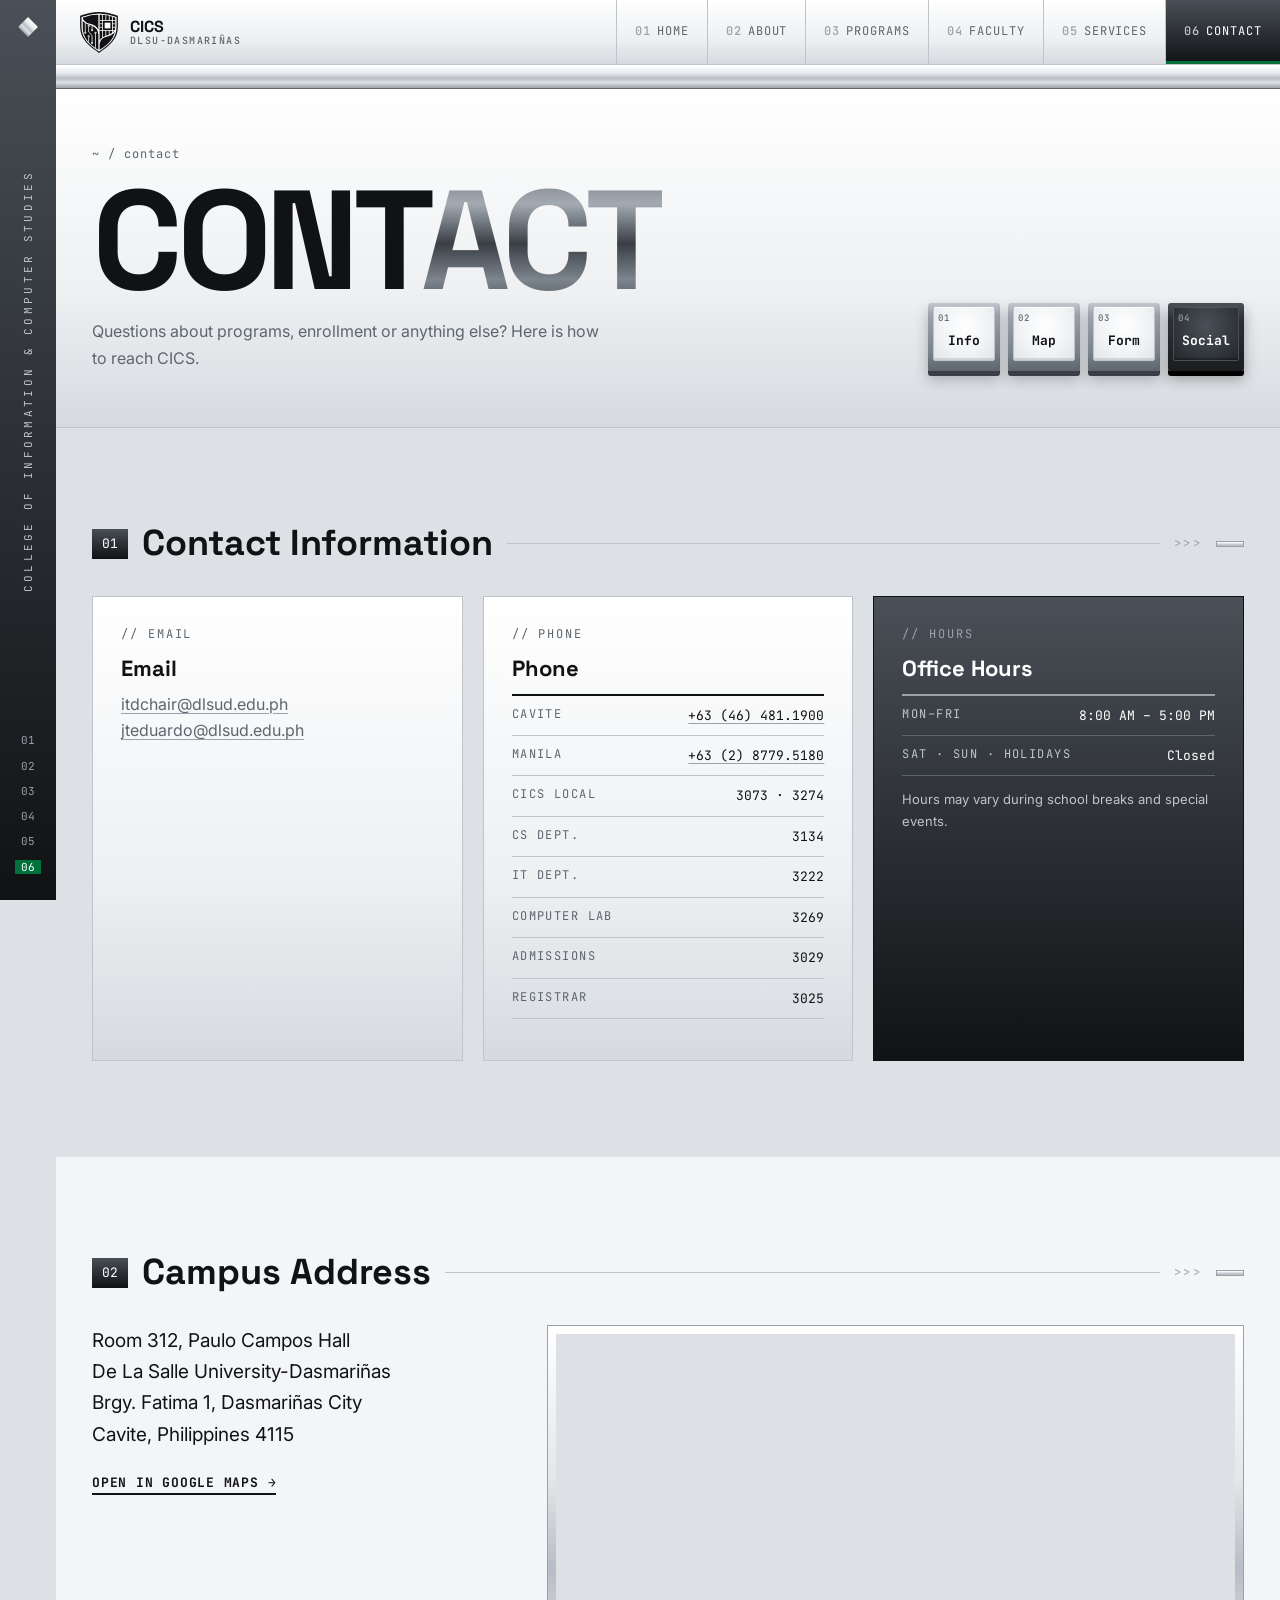
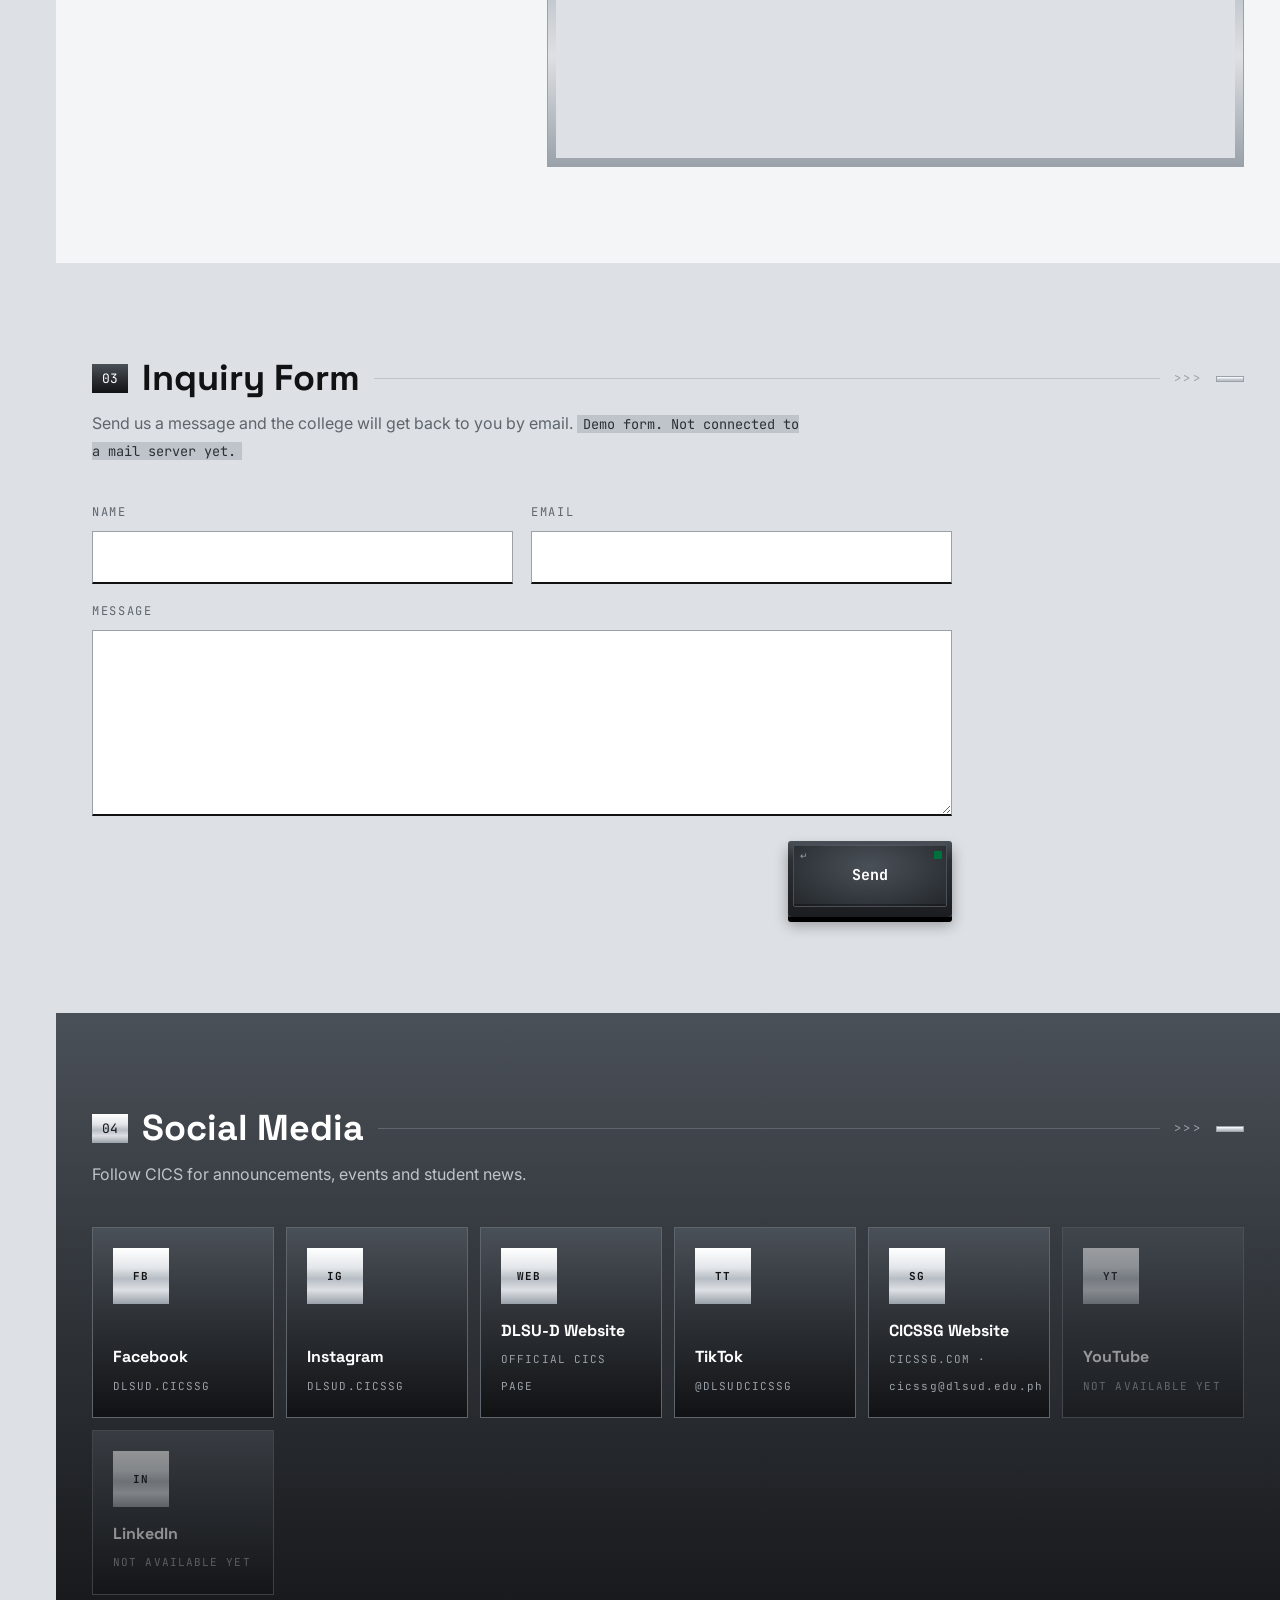
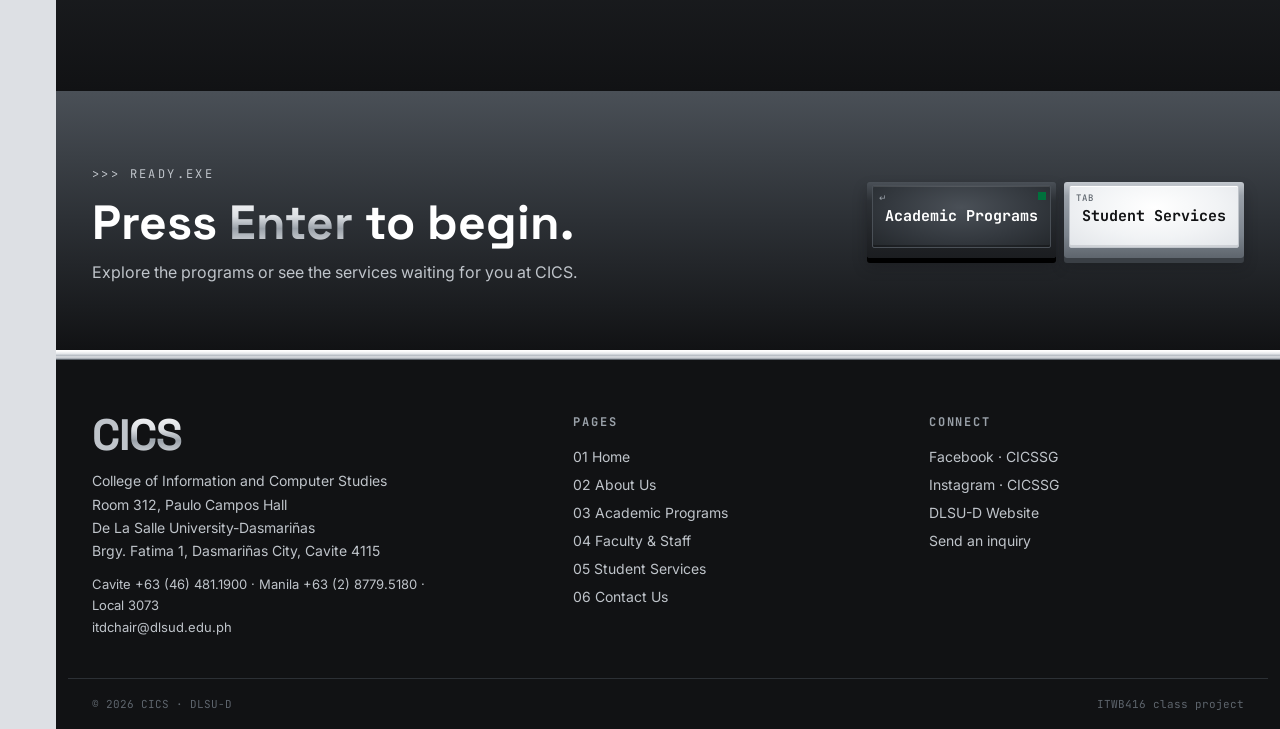
<file: contact.html>
<!doctype html>
<html lang="en">
<head>
  <meta charset="utf-8">
  <meta name="viewport" content="width=device-width, initial-scale=1">
  <title>Contact Us · CICS DLSU-D</title>
  <meta name="description" content="Email, phone numbers, office hours, campus map and inquiry form for the College of Information and Computer Studies, DLSU-D.">
  <link rel="preconnect" href="https://fonts.googleapis.com">
  <link rel="preconnect" href="https://fonts.gstatic.com" crossorigin>
  <link href="https://fonts.googleapis.com/css2?family=Space+Grotesk:wght@500;700&family=Inter:wght@400;600&family=JetBrains+Mono:wght@500;700&display=swap" rel="stylesheet">
  <link rel="icon" type="image/svg+xml" href="images/cics-logo.svg">
  <link rel="stylesheet" href="css/style.css">
  <script src="js/theme.js"></script>
</head>
<body>
<div class="shell">

  <aside class="rail" aria-label="Page index">
    <span class="mark" aria-hidden="true"></span>
    <span class="v" aria-hidden="true">College of Information &amp; Computer Studies</span>
    <ol>
      <li><a href="index.html">01</a></li>
      <li><a href="about.html">02</a></li>
      <li><a href="programs.html">03</a></li>
      <li><a href="faculty.html">04</a></li>
      <li><a href="services.html">05</a></li>
      <li><a href="contact.html" aria-current="page">06</a></li>
    </ol>
  </aside>

  <div class="main">
    <header class="site-header">
      <nav class="nav" aria-label="Main">
        <a class="brand" href="index.html">
          <svg class="logo" viewBox="40 0 1000 1082" aria-hidden="true" focusable="false"><defs><clipPath id="cics-clip"><path d="M105,152 Q540,-16 975,152 L975,380 C975,700 760,880 540,1005 C320,880 105,700 105,380 Z"/></clipPath></defs><path class="ink" d="M42,102 Q540,-100 1038,102 L1038,390 C1038,720 800,900 540,1080 C280,900 42,720 42,390 Z"/><path class="paper" d="M78,130 Q540,-55 1003,130 L1003,390 C1003,710 780,890 540,1040 C300,890 78,710 78,390 Z"/><g clip-path="url(#cics-clip)"><path class="ink" d="M90,140 L523,0 L523,467 C490,400 420,330 300,310 C200,290 130,230 100,150 Z"/><path class="ink" d="M90,215 C150,290 230,330 340,355 C450,400 523,480 523,600 L523,1100 L60,1100 L60,215 Z"/><g fill="none" class="trace" stroke-width="20"><path d="M178,250 V548"/><path d="M267,370 V527 L358,618 V818"/><path d="M358,330 V480"/><path d="M448,548 V1010"/><path d="M267,640 V1010"/></g><g class="paper"><circle cx="178" cy="548" r="28"/><circle cx="267" cy="370" r="28"/><circle cx="358" cy="480" r="28"/><circle cx="358" cy="818" r="28"/><circle cx="448" cy="548" r="28"/><circle cx="267" cy="640" r="28"/></g><g class="ink"><circle cx="178" cy="548" r="10"/><circle cx="267" cy="370" r="10"/><circle cx="358" cy="480" r="10"/><circle cx="358" cy="818" r="10"/><circle cx="448" cy="548" r="10"/><circle cx="267" cy="640" r="10"/></g><path class="ink" d="M556,0 H1100 V400 L978,400 C965,470 920,530 860,570 C780,620 700,630 640,665 C600,690 570,720 556,760 Z"/><g class="paper"><rect x="621" y="0" width="20" height="800"/><rect x="888" y="0" width="21" height="700"/><rect x="710" y="0" width="21" height="233"/><rect x="710" y="481" width="21" height="220"/><rect x="799" y="0" width="21" height="233"/><rect x="799" y="481" width="21" height="220"/><rect x="556" y="213" width="450" height="20"/><rect x="556" y="481" width="450" height="21"/><rect x="556" y="302" width="85" height="20"/><rect x="888" y="302" width="118" height="20"/><rect x="556" y="391" width="85" height="21"/><rect x="888" y="391" width="118" height="21"/><rect x="689" y="281" width="152" height="152"/></g><path class="ink" d="M965,520 C900,600 820,630 760,645 C640,670 556,740 556,880 V1100 H1100 V520 Z"/></g></svg>
          <span>CICS<small>DLSU-Dasmariñas</small></span>
        </a>
        <input type="checkbox" id="menu" class="menu-toggle sr-only">
        <label for="menu" class="menu-btn"><i></i>Menu</label>
        <ul class="tabs">
          <li><a href="index.html"><b>01</b>Home</a></li>
          <li><a href="about.html"><b>02</b>About</a></li>
          <li><a href="programs.html"><b>03</b>Programs</a></li>
          <li><a href="faculty.html"><b>04</b>Faculty</a></li>
          <li><a href="services.html"><b>05</b>Services</a></li>
          <li><a href="contact.html" aria-current="page"><b>06</b>Contact</a></li>
        </ul>
      </nav>
    </header>
    <div class="chrome" aria-hidden="true"></div>

    <main>
      <!-- Page hero -->
      <section class="page-hero">
        <div class="container">
          <div>
            <p class="crumb"><a href="index.html">~</a> / contact</p>
            <h1 class="mega">CONT<span class="silver">ACT</span></h1>
            <p class="lede">Questions about programs, enrollment or anything else? Here is how to reach CICS.</p>
          </div>
          <nav class="jump" aria-label="On this page">
            <a class="key sm" href="#info"><span class="sub">01</span><span>Info</span></a>
            <a class="key sm" href="#map"><span class="sub">02</span><span>Map</span></a>
            <a class="key sm" href="#inquiry"><span class="sub">03</span><span>Form</span></a>
            <a class="key sm dark" href="#social"><span class="sub">04</span><span>Social</span></a>
          </nav>
        </div>
      </section>

      <!-- Contact info -->
      <section class="section" id="info" aria-labelledby="info-title">
        <div class="container">
          <div class="sh"><span class="num">01</span><h2 id="info-title">Contact Information</h2><span class="line"></span><span class="chev">&gt;&gt;&gt;</span><span class="tick"></span></div>
          <div class="grid g3" style="margin-top:32px">
            <article class="panel">
              <p class="tag" style="margin-bottom:12px">// email</p>
              <h3>Email</h3>
              <p class="muted"><a href="mailto:itdchair@dlsud.edu.ph">itdchair@dlsud.edu.ph</a><br><a href="mailto:jteduardo@dlsud.edu.ph">jteduardo@dlsud.edu.ph</a></p>
            </article>
            <article class="panel">
              <p class="tag" style="margin-bottom:12px">// phone</p>
              <h3>Phone</h3>
              <dl class="spec">
                <div><dt>Cavite</dt><dd><a href="tel:+63464811900">+63 (46) 481.1900</a></dd></div>
                <div><dt>Manila</dt><dd><a href="tel:+63287795180">+63 (2) 8779.5180</a></dd></div>
                <div><dt>CICS local</dt><dd>3073 · 3274</dd></div>
                <div><dt>CS Dept.</dt><dd>3134</dd></div>
                <div><dt>IT Dept.</dt><dd>3222</dd></div>
                <div><dt>Computer Lab</dt><dd>3269</dd></div>
                <div><dt>Admissions</dt><dd>3029</dd></div>
                <div><dt>Registrar</dt><dd>3025</dd></div>
              </dl>
            </article>
            <article class="panel dark">
              <p class="tag" style="color:var(--steel);margin-bottom:12px">// hours</p>
              <h3>Office Hours</h3>
              <dl class="spec" style="border-color:var(--steel)">
                <div><dt>Mon–Fri</dt><dd>8:00 AM – 5:00 PM</dd></div>
                <div><dt>Sat · Sun · holidays</dt><dd>Closed</dd></div>
              </dl>
              <p class="muted" style="margin-top:12px;font-size:13px">Hours may vary during school breaks and special events.</p>
            </article>
          </div>
        </div>
      </section>

      <!-- Map -->
      <section class="section alt" id="map" aria-labelledby="map-title">
        <div class="container">
          <div class="sh"><span class="num">02</span><h2 id="map-title">Campus Address</h2><span class="line"></span><span class="chev">&gt;&gt;&gt;</span><span class="tick"></span></div>
          <div class="grid map-grid" style="margin-top:32px">
            <div>
              <p style="font-size:19px;margin-bottom:18px">Room 312, Paulo Campos Hall<br>De La Salle University-Dasmariñas<br>Brgy. Fatima 1, Dasmariñas City<br>Cavite, Philippines 4115</p>
              <a class="link" href="https://www.google.com/maps/search/?api=1&amp;query=De+La+Salle+University+Dasmari%C3%B1as" target="_blank" rel="noopener">Open in Google Maps →</a>
            </div>
            <div class="map">
              <iframe title="Map of De La Salle University-Dasmariñas" src="https://www.google.com/maps?q=De+La+Salle+University+Dasmari%C3%B1as&amp;output=embed" loading="lazy" referrerpolicy="no-referrer-when-downgrade" allowfullscreen></iframe>
            </div>
          </div>
        </div>
      </section>

      <!-- Inquiry form -->
      <section class="section" id="inquiry" aria-labelledby="form-title">
        <div class="container">
          <div class="sh"><span class="num">03</span><h2 id="form-title">Inquiry Form</h2><span class="line"></span><span class="chev">&gt;&gt;&gt;</span><span class="tick"></span></div>
          <p class="intro">Send us a message and the college will get back to you by email. <span class="placeholder">Demo form. Not connected to a mail server yet.</span></p>
          <form class="form" id="inquiry-form" novalidate>
            <div class="field"><label for="f-name">Name</label><input id="f-name" name="name" type="text" autocomplete="name" required></div>
            <div class="field"><label for="f-email">Email</label><input id="f-email" name="email" type="email" autocomplete="email" required></div>
            <div class="field full"><label for="f-msg">Message</label><textarea id="f-msg" name="message" rows="6" required></textarea></div>
            <div class="full form-foot">
              <p class="status" id="f-status" role="status" aria-live="polite"></p>
              <button class="key dark go wide" type="submit"><span class="sub">↵</span><span>Send</span></button>
            </div>
          </form>
        </div>
      </section>

      <!-- Social -->
      <section class="section dark" id="social" aria-labelledby="soc-title">
        <div class="container">
          <div class="sh"><span class="num">04</span><h2 id="soc-title">Social Media</h2><span class="line"></span><span class="chev">&gt;&gt;&gt;</span><span class="tick"></span></div>
          <p class="intro">Follow CICS for announcements, events and student news.</p>
          <div class="logos">
            <a class="logo-tile" href="https://www.facebook.com/DLSUD.CICSSG" target="_blank" rel="noopener"><span class="mark">FB</span><div><b>Facebook</b><span>DLSUD.CICSSG</span></div></a>
            <a class="logo-tile" href="https://www.instagram.com/dlsud.cicssg/" target="_blank" rel="noopener"><span class="mark">IG</span><div><b>Instagram</b><span>dlsud.cicssg</span></div></a>
            <a class="logo-tile" href="https://www.dlsud.edu.ph/academics/colleges/cics" target="_blank" rel="noopener"><span class="mark">WEB</span><div><b>DLSU-D Website</b><span>Official CICS page</span></div></a>
            <a class="logo-tile" href="https://www.tiktok.com/@dlsudcicssg" target="_blank" rel="noopener"><span class="mark">TT</span><div><b>TikTok</b><span>@dlsudcicssg</span></div></a>
            <a class="logo-tile" href="https://www.cicssg.com/" target="_blank" rel="noopener"><span class="mark">SG</span><div><b>CICSSG Website</b><span>cicssg.com · <span style="text-transform:none">cicssg@dlsud.edu.ph</span></span></div></a>
            <div class="logo-tile off"><span class="mark">YT</span><div><b>YouTube</b><span>Not available yet</span></div></div>
            <div class="logo-tile off"><span class="mark">IN</span><div><b>LinkedIn</b><span>Not available yet</span></div></div>
          </div>
        </div>
      </section>
    </main>

    <section class="cta" aria-labelledby="cta-title">
      <div class="container">
        <div>
          <p class="chev">&gt;&gt;&gt; READY.EXE</p>
          <h2 id="cta-title" style="margin-top:12px">Press <span class="silver-light">Enter</span> to begin.</h2>
          <p>Explore the programs or see the services waiting for you at CICS.</p>
        </div>
        <div class="keys">
          <a class="key dark go wide" href="programs.html"><span class="sub">↵</span><span>Academic Programs</span></a>
          <a class="key wide" href="services.html"><span class="sub">TAB</span><span>Student Services</span></a>
        </div>
      </div>
    </section>

    <footer class="site-footer">
      <div class="chrome thin" aria-hidden="true"></div>
      <div class="container">
        <div>
          <p class="big">CI<span class="silver-light">CS</span></p>
          <p style="font-size:14px;max-width:340px">College of Information and Computer Studies<br>Room 312, Paulo Campos Hall<br>De La Salle University-Dasmariñas<br>Brgy. Fatima 1, Dasmariñas City, Cavite 4115</p>
          <p style="font-size:13px;max-width:340px;margin-top:12px">Cavite +63 (46) 481.1900 · Manila +63 (2) 8779.5180 · Local 3073<br><a href="mailto:itdchair@dlsud.edu.ph">itdchair@dlsud.edu.ph</a></p>
        </div>
        <div>
          <h4>Pages</h4>
          <ul>
            <li><a href="index.html">01 Home</a></li>
            <li><a href="about.html">02 About Us</a></li>
            <li><a href="programs.html">03 Academic Programs</a></li>
            <li><a href="faculty.html">04 Faculty &amp; Staff</a></li>
            <li><a href="services.html">05 Student Services</a></li>
            <li><a href="contact.html">06 Contact Us</a></li>
          </ul>
        </div>
        <div>
          <h4>Connect</h4>
          <ul>
            <li><a href="https://www.facebook.com/DLSUD.CICSSG" target="_blank" rel="noopener">Facebook · CICSSG</a></li>
            <li><a href="https://www.instagram.com/dlsud.cicssg/" target="_blank" rel="noopener">Instagram · CICSSG</a></li>
            <li><a href="https://www.dlsud.edu.ph/" target="_blank" rel="noopener">DLSU-D Website</a></li>
            <li><a href="contact.html">Send an inquiry</a></li>
          </ul>
        </div>
      </div>
      <div class="legal"><span>© 2026 CICS · DLSU-D</span><span>ITWB416 class project</span></div>
    </footer>
  </div>
</div>
<script>
  // Demo inquiry form: validates in the browser only; nothing is sent.
  (function () {
    var form = document.getElementById('inquiry-form');
    var status = document.getElementById('f-status');
    form.addEventListener('submit', function (e) {
      e.preventDefault();
      var bad = Array.prototype.filter.call(form.elements, function (el) {
        return el.willValidate && !el.checkValidity();
      });
      Array.prototype.forEach.call(form.elements, function (el) {
        if (el.willValidate) el.setAttribute('aria-invalid', el.checkValidity() ? 'false' : 'true');
      });
      if (bad.length) {
        status.className = 'status err';
        status.textContent = 'Please fill in your name, a valid email and a message.';
        bad[0].focus();
        return;
      }
      status.className = 'status ok';
      status.textContent = 'Thanks, ' + form.elements.name.value.trim() + '! Your message is ready. (Demo only: nothing was sent.)';
      form.reset();
    });
  })();
</script>
</body>
</html>
</file>
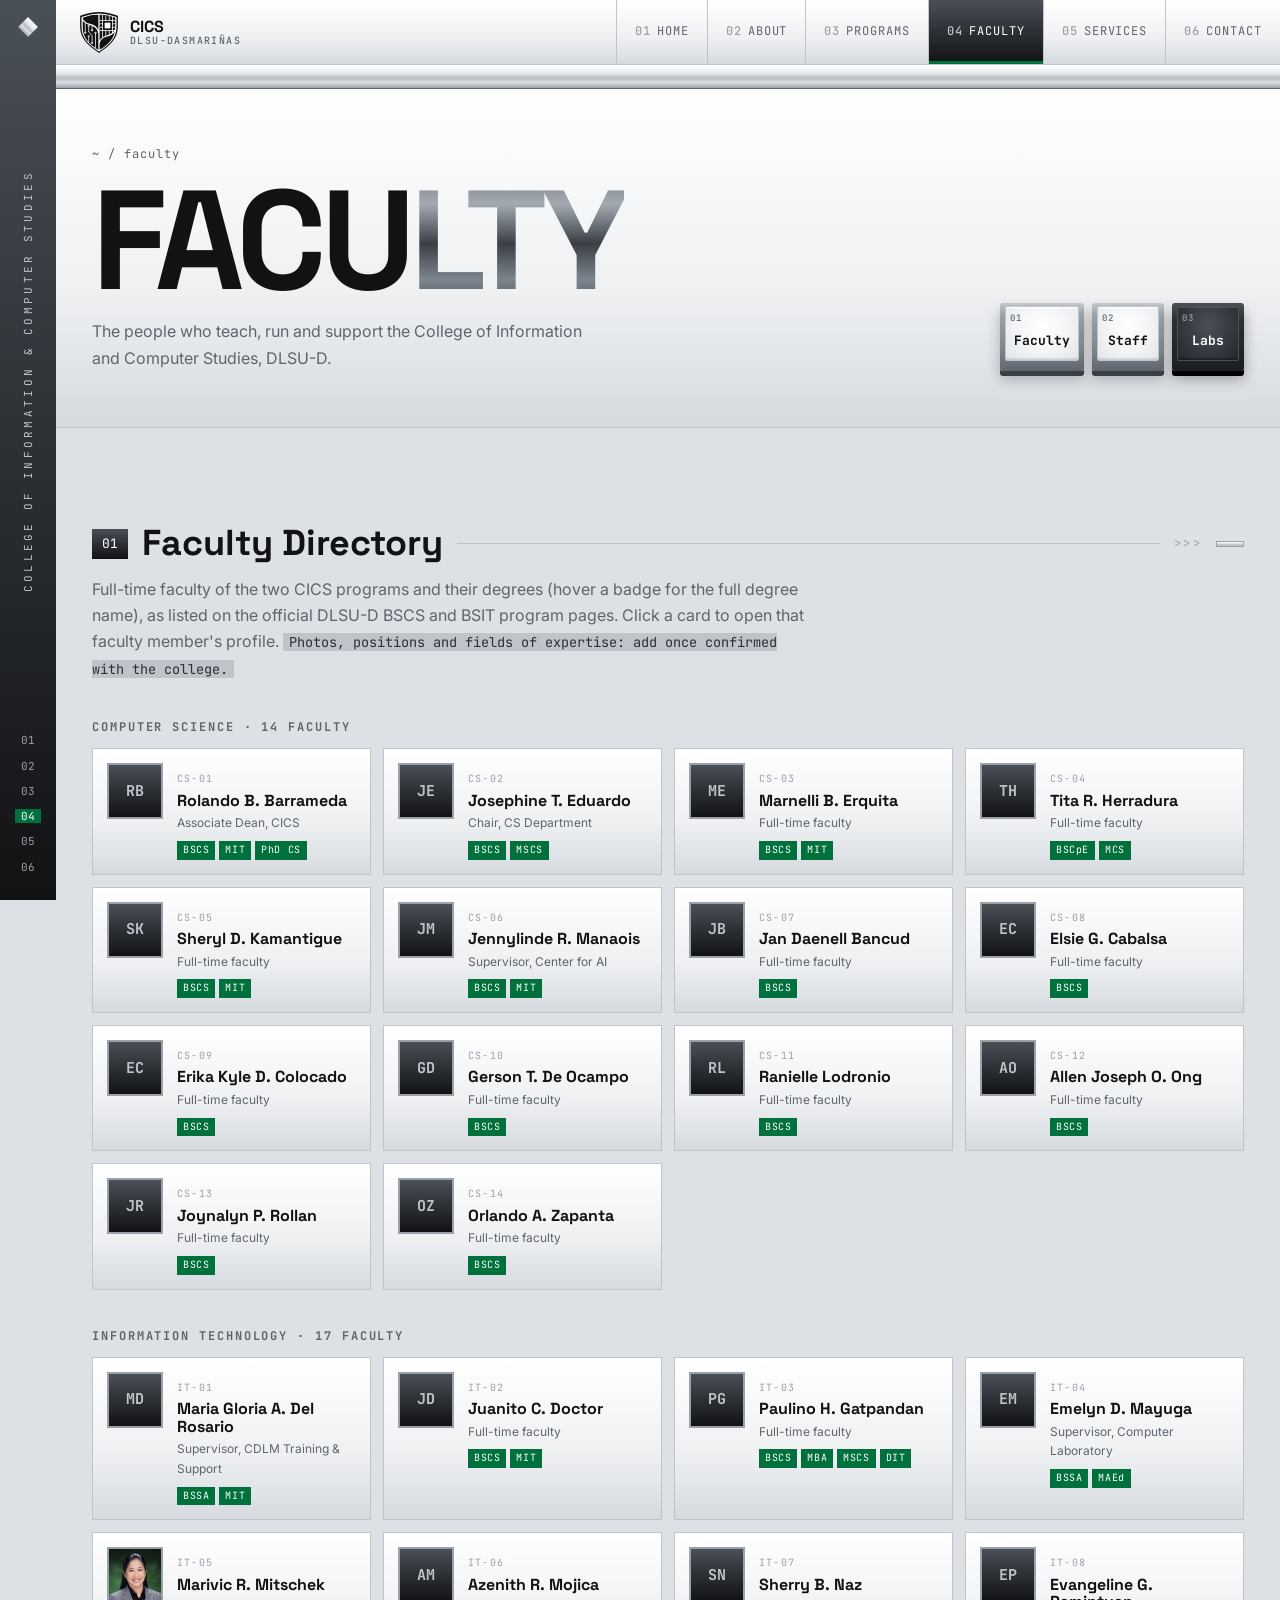
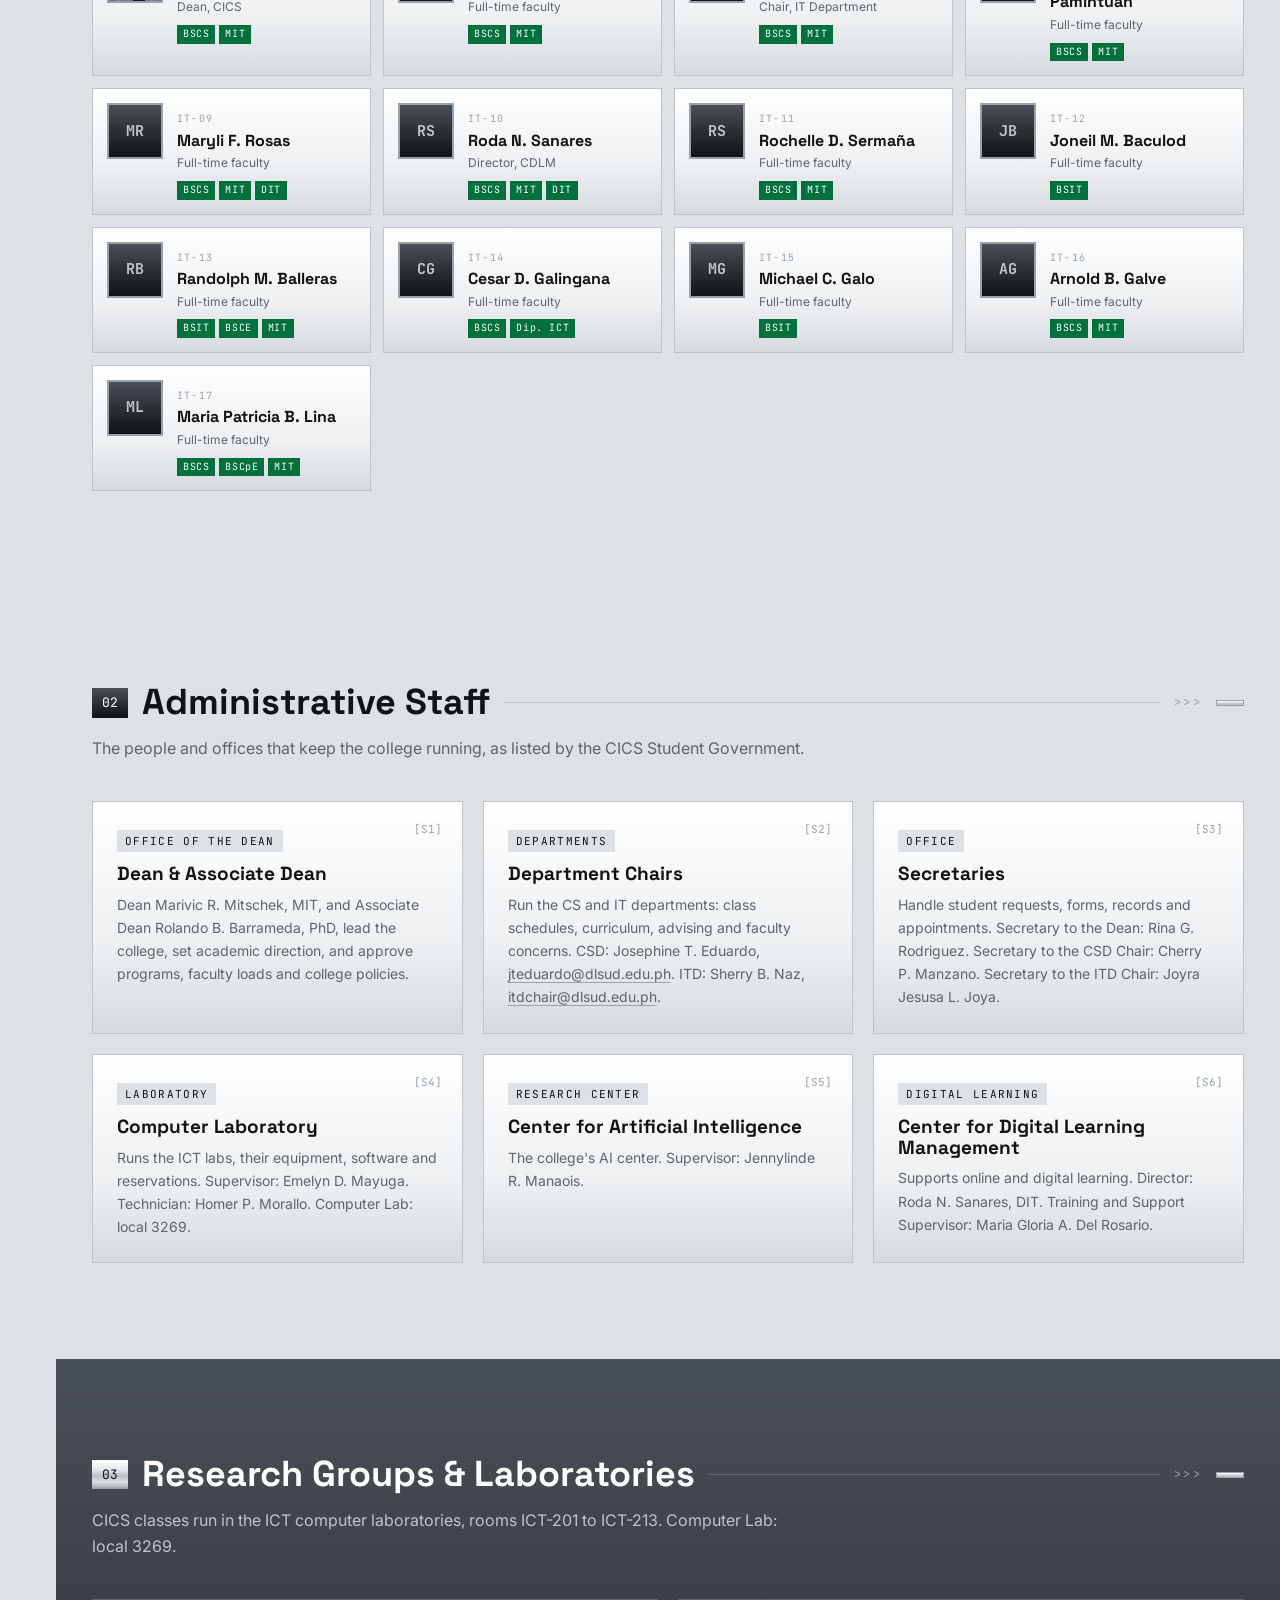
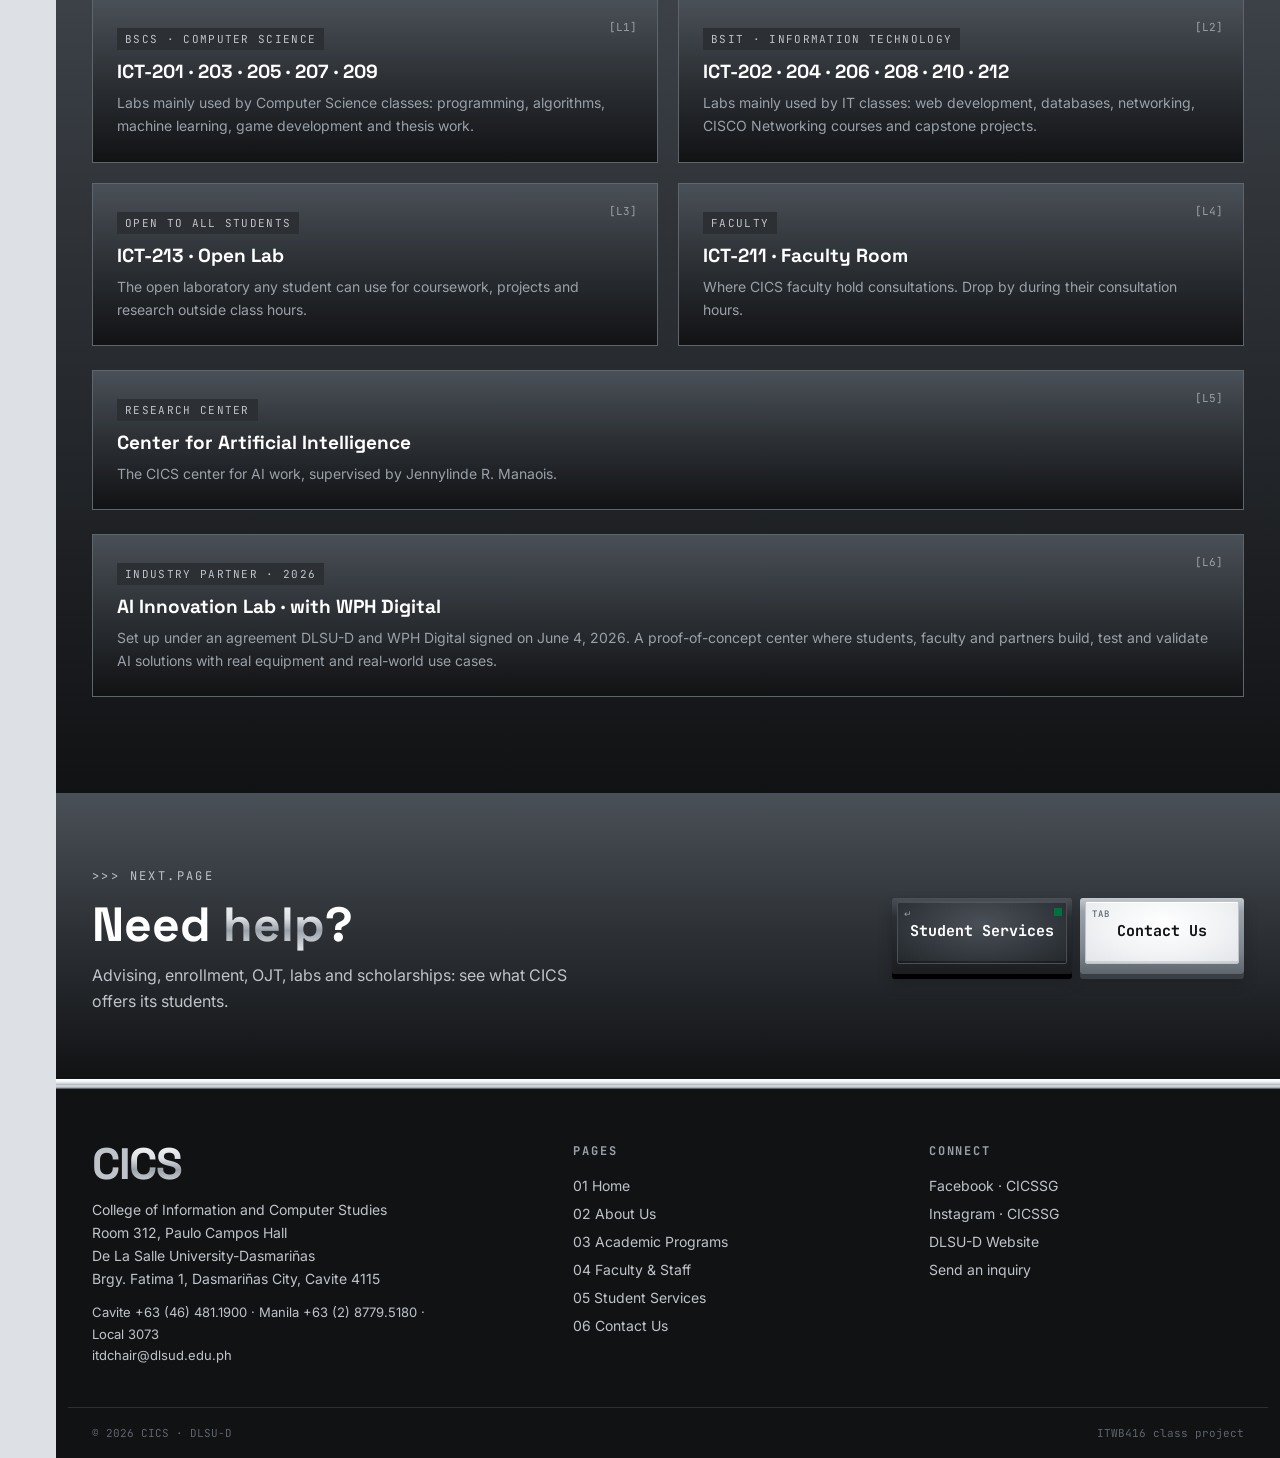
<file: faculty.html>
<!doctype html>
<html lang="en">
<head>
  <meta charset="utf-8">
  <meta name="viewport" content="width=device-width, initial-scale=1">
  <title>Faculty & Staff · CICS DLSU-D</title>
  <meta name="description" content="Faculty directory, administrative staff and laboratories of the College of Information and Computer Studies, DLSU-D.">
  <link rel="preconnect" href="https://fonts.googleapis.com">
  <link rel="preconnect" href="https://fonts.gstatic.com" crossorigin>
  <link href="https://fonts.googleapis.com/css2?family=Space+Grotesk:wght@500;700&family=Inter:wght@400;600&family=JetBrains+Mono:wght@500;700&display=swap" rel="stylesheet">
  <link rel="icon" type="image/svg+xml" href="images/cics-logo.svg">
  <link rel="stylesheet" href="css/style.css">
  <script src="js/theme.js"></script>
  <script src="js/faculty.js" defer></script>
</head>
<body>
<div class="shell">

  <aside class="rail" aria-label="Page index">
    <span class="mark" aria-hidden="true"></span>
    <span class="v" aria-hidden="true">College of Information &amp; Computer Studies</span>
    <ol>
      <li><a href="index.html">01</a></li>
      <li><a href="about.html">02</a></li>
      <li><a href="programs.html">03</a></li>
      <li><a href="faculty.html" aria-current="page">04</a></li>
      <li><a href="services.html">05</a></li>
      <li><a href="contact.html">06</a></li>
    </ol>
  </aside>

  <div class="main">
    <header class="site-header">
      <nav class="nav" aria-label="Main">
        <a class="brand" href="index.html">
          <svg class="logo" viewBox="40 0 1000 1082" aria-hidden="true" focusable="false"><defs><clipPath id="cics-clip"><path d="M105,152 Q540,-16 975,152 L975,380 C975,700 760,880 540,1005 C320,880 105,700 105,380 Z"/></clipPath></defs><path class="ink" d="M42,102 Q540,-100 1038,102 L1038,390 C1038,720 800,900 540,1080 C280,900 42,720 42,390 Z"/><path class="paper" d="M78,130 Q540,-55 1003,130 L1003,390 C1003,710 780,890 540,1040 C300,890 78,710 78,390 Z"/><g clip-path="url(#cics-clip)"><path class="ink" d="M90,140 L523,0 L523,467 C490,400 420,330 300,310 C200,290 130,230 100,150 Z"/><path class="ink" d="M90,215 C150,290 230,330 340,355 C450,400 523,480 523,600 L523,1100 L60,1100 L60,215 Z"/><g fill="none" class="trace" stroke-width="20"><path d="M178,250 V548"/><path d="M267,370 V527 L358,618 V818"/><path d="M358,330 V480"/><path d="M448,548 V1010"/><path d="M267,640 V1010"/></g><g class="paper"><circle cx="178" cy="548" r="28"/><circle cx="267" cy="370" r="28"/><circle cx="358" cy="480" r="28"/><circle cx="358" cy="818" r="28"/><circle cx="448" cy="548" r="28"/><circle cx="267" cy="640" r="28"/></g><g class="ink"><circle cx="178" cy="548" r="10"/><circle cx="267" cy="370" r="10"/><circle cx="358" cy="480" r="10"/><circle cx="358" cy="818" r="10"/><circle cx="448" cy="548" r="10"/><circle cx="267" cy="640" r="10"/></g><path class="ink" d="M556,0 H1100 V400 L978,400 C965,470 920,530 860,570 C780,620 700,630 640,665 C600,690 570,720 556,760 Z"/><g class="paper"><rect x="621" y="0" width="20" height="800"/><rect x="888" y="0" width="21" height="700"/><rect x="710" y="0" width="21" height="233"/><rect x="710" y="481" width="21" height="220"/><rect x="799" y="0" width="21" height="233"/><rect x="799" y="481" width="21" height="220"/><rect x="556" y="213" width="450" height="20"/><rect x="556" y="481" width="450" height="21"/><rect x="556" y="302" width="85" height="20"/><rect x="888" y="302" width="118" height="20"/><rect x="556" y="391" width="85" height="21"/><rect x="888" y="391" width="118" height="21"/><rect x="689" y="281" width="152" height="152"/></g><path class="ink" d="M965,520 C900,600 820,630 760,645 C640,670 556,740 556,880 V1100 H1100 V520 Z"/></g></svg>
          <span>CICS<small>DLSU-Dasmariñas</small></span>
        </a>
        <input type="checkbox" id="menu" class="menu-toggle sr-only">
        <label for="menu" class="menu-btn"><i></i>Menu</label>
        <ul class="tabs">
          <li><a href="index.html"><b>01</b>Home</a></li>
          <li><a href="about.html"><b>02</b>About</a></li>
          <li><a href="programs.html"><b>03</b>Programs</a></li>
          <li><a href="faculty.html" aria-current="page"><b>04</b>Faculty</a></li>
          <li><a href="services.html"><b>05</b>Services</a></li>
          <li><a href="contact.html"><b>06</b>Contact</a></li>
        </ul>
      </nav>
    </header>
    <div class="chrome" aria-hidden="true"></div>

    <main>
      <!-- Page hero -->
      <section class="page-hero">
        <div class="container">
          <div>
            <p class="crumb"><a href="index.html">~</a> / faculty</p>
            <h1 class="mega">FACU<span class="silver">LTY</span></h1>
            <p class="lede">The people who teach, run and support the College of Information and Computer Studies, DLSU-D.</p>
          </div>
          <nav class="jump" aria-label="On this page">
            <a class="key sm" href="#directory"><span class="sub">01</span><span>Faculty</span></a>
            <a class="key sm" href="#staff"><span class="sub">02</span><span>Staff</span></a>
            <a class="key sm dark" href="#labs"><span class="sub">03</span><span>Labs</span></a>
          </nav>
        </div>
      </section>

      <!-- Faculty directory -->
      <section class="section" id="directory" aria-labelledby="dir-title">
        <div class="container">
          <div class="sh"><span class="num">01</span><h2 id="dir-title">Faculty Directory</h2><span class="line"></span><span class="chev">&gt;&gt;&gt;</span><span class="tick"></span></div>
          <p class="intro">Full-time faculty of the two CICS programs and their degrees (hover a badge for the full degree name), as listed on the official DLSU-D BSCS and BSIT program pages. Click a card to open that faculty member's profile. <span class="placeholder">Photos, positions and fields of expertise: add once confirmed with the college.</span></p>

          <h3 class="tag" style="margin-bottom:14px">Computer Science · 14 faculty</h3>
          <div class="facs" style="margin-bottom:40px">
            <article class="fac">
              <div class="av" role="img" aria-label="Photo of Rolando B. Barrameda (placeholder)">RB</div>
              <div><span class="id">CS-01</span><h3>Rolando B. Barrameda</h3><p class="pos">Associate Dean, CICS</p><span class="degs"><span class="deg" title="BS Computer Science">BSCS</span><span class="deg" title="Master in Information Technology">MIT</span><span class="deg" title="Doctor of Philosophy in Computer Science">PhD CS</span></span></div>
            </article>
            <article class="fac">
              <div class="av" role="img" aria-label="Photo of Josephine T. Eduardo (placeholder)">JE</div>
              <div><span class="id">CS-02</span><h3>Josephine T. Eduardo</h3><p class="pos">Chair, CS Department</p><span class="degs"><span class="deg" title="BS Computer Science">BSCS</span><span class="deg" title="Master of Science in Computer Science">MSCS</span></span></div>
            </article>
            <article class="fac">
              <div class="av" role="img" aria-label="Photo of Marnelli B. Erquita (placeholder)">ME</div>
              <div><span class="id">CS-03</span><h3>Marnelli B. Erquita</h3><p class="pos">Full-time faculty</p><span class="degs"><span class="deg" title="BS Computer Science">BSCS</span><span class="deg" title="Master in Information Technology">MIT</span></span></div>
            </article>
            <article class="fac">
              <div class="av" role="img" aria-label="Photo of Tita R. Herradura (placeholder)">TH</div>
              <div><span class="id">CS-04</span><h3>Tita R. Herradura</h3><p class="pos">Full-time faculty</p><span class="degs"><span class="deg" title="BS Computer Engineering">BSCpE</span><span class="deg" title="Master in Computer Science">MCS</span></span></div>
            </article>
            <article class="fac">
              <div class="av" role="img" aria-label="Photo of Sheryl D. Kamantigue (placeholder)">SK</div>
              <div><span class="id">CS-05</span><h3>Sheryl D. Kamantigue</h3><p class="pos">Full-time faculty</p><span class="degs"><span class="deg" title="BS Computer Science">BSCS</span><span class="deg" title="Master in Information Technology">MIT</span></span></div>
            </article>
            <article class="fac">
              <div class="av" role="img" aria-label="Photo of Jennylinde R. Manaois (placeholder)">JM</div>
              <div><span class="id">CS-06</span><h3>Jennylinde R. Manaois</h3><p class="pos">Supervisor, Center for AI</p><span class="degs"><span class="deg" title="BS Computer Science">BSCS</span><span class="deg" title="Master in Information Technology">MIT</span></span></div>
            </article>
            <article class="fac">
              <div class="av" role="img" aria-label="Photo of Jan Daenell Bancud (placeholder)">JB</div>
              <div><span class="id">CS-07</span><h3>Jan Daenell Bancud</h3><p class="pos">Full-time faculty</p><span class="degs"><span class="deg" title="BS Computer Science">BSCS</span></span></div>
            </article>
            <article class="fac">
              <div class="av" role="img" aria-label="Photo of Elsie G. Cabalsa (placeholder)">EC</div>
              <div><span class="id">CS-08</span><h3>Elsie G. Cabalsa</h3><p class="pos">Full-time faculty</p><span class="degs"><span class="deg" title="BS Computer Science">BSCS</span></span></div>
            </article>
            <article class="fac">
              <div class="av" role="img" aria-label="Photo of Erika Kyle D. Colocado (placeholder)">EC</div>
              <div><span class="id">CS-09</span><h3>Erika Kyle D. Colocado</h3><p class="pos">Full-time faculty</p><span class="degs"><span class="deg" title="BS Computer Science">BSCS</span></span></div>
            </article>
            <article class="fac">
              <div class="av" role="img" aria-label="Photo of Gerson T. De Ocampo (placeholder)">GD</div>
              <div><span class="id">CS-10</span><h3>Gerson T. De Ocampo</h3><p class="pos">Full-time faculty</p><span class="degs"><span class="deg" title="BS Computer Science">BSCS</span></span></div>
            </article>
            <article class="fac">
              <div class="av" role="img" aria-label="Photo of Ranielle Lodronio (placeholder)">RL</div>
              <div><span class="id">CS-11</span><h3>Ranielle Lodronio</h3><p class="pos">Full-time faculty</p><span class="degs"><span class="deg" title="BS Computer Science">BSCS</span></span></div>
            </article>
            <article class="fac">
              <div class="av" role="img" aria-label="Photo of Allen Joseph O. Ong (placeholder)">AO</div>
              <div><span class="id">CS-12</span><h3>Allen Joseph O. Ong</h3><p class="pos">Full-time faculty</p><span class="degs"><span class="deg" title="BS Computer Science">BSCS</span></span></div>
            </article>
            <article class="fac">
              <div class="av" role="img" aria-label="Photo of Joynalyn P. Rollan (placeholder)">JR</div>
              <div><span class="id">CS-13</span><h3>Joynalyn P. Rollan</h3><p class="pos">Full-time faculty</p><span class="degs"><span class="deg" title="BS Computer Science">BSCS</span></span></div>
            </article>
            <article class="fac">
              <div class="av" role="img" aria-label="Photo of Orlando A. Zapanta (placeholder)">OZ</div>
              <div><span class="id">CS-14</span><h3>Orlando A. Zapanta</h3><p class="pos">Full-time faculty</p><span class="degs"><span class="deg" title="BS Computer Science">BSCS</span></span></div>
            </article>
          </div>

          <h3 class="tag" style="margin-bottom:14px">Information Technology · 17 faculty</h3>
          <div class="facs">
            <article class="fac">
              <div class="av" role="img" aria-label="Photo of Maria Gloria A. Del Rosario (placeholder)">MD</div>
              <div><span class="id">IT-01</span><h3>Maria Gloria A. Del Rosario</h3><p class="pos">Supervisor, CDLM Training &amp; Support</p><span class="degs"><span class="deg" title="BS Secretarial Administration (Computer Education)">BSSA</span><span class="deg" title="Master in Information Technology">MIT</span></span></div>
            </article>
            <article class="fac">
              <div class="av" role="img" aria-label="Photo of Juanito C. Doctor (placeholder)">JD</div>
              <div><span class="id">IT-02</span><h3>Juanito C. Doctor</h3><p class="pos">Full-time faculty</p><span class="degs"><span class="deg" title="BS Computer Science">BSCS</span><span class="deg" title="Master in Information Technology">MIT</span></span></div>
            </article>
            <article class="fac">
              <div class="av" role="img" aria-label="Photo of Paulino H. Gatpandan (placeholder)">PG</div>
              <div><span class="id">IT-03</span><h3>Paulino H. Gatpandan</h3><p class="pos">Full-time faculty</p><span class="degs"><span class="deg" title="BS Computer Science">BSCS</span><span class="deg" title="Master of Business Administration">MBA</span><span class="deg" title="Master of Science in Computer Science">MSCS</span><span class="deg" title="Doctor in Information Technology">DIT</span></span></div>
            </article>
            <article class="fac">
              <div class="av" role="img" aria-label="Photo of Emelyn D. Mayuga (placeholder)">EM</div>
              <div><span class="id">IT-04</span><h3>Emelyn D. Mayuga</h3><p class="pos">Supervisor, Computer Laboratory</p><span class="degs"><span class="deg" title="BS Secretarial Administration (Computer Education)">BSSA</span><span class="deg" title="Master of Arts in Education">MAEd</span></span></div>
            </article>
            <article class="fac">
              <img class="av" src="images/dean.jpg" alt="Photo of Marivic R. Mitschek" width="56" height="56">
              <div><span class="id">IT-05</span><h3>Marivic R. Mitschek</h3><p class="pos">Dean, CICS</p><span class="degs"><span class="deg" title="BS Computer Science">BSCS</span><span class="deg" title="Master in Information Technology">MIT</span></span></div>
            </article>
            <article class="fac">
              <div class="av" role="img" aria-label="Photo of Azenith R. Mojica (placeholder)">AM</div>
              <div><span class="id">IT-06</span><h3>Azenith R. Mojica</h3><p class="pos">Full-time faculty</p><span class="degs"><span class="deg" title="BS Computer Science">BSCS</span><span class="deg" title="Master in Information Technology">MIT</span></span></div>
            </article>
            <article class="fac">
              <div class="av" role="img" aria-label="Photo of Sherry B. Naz (placeholder)">SN</div>
              <div><span class="id">IT-07</span><h3>Sherry B. Naz</h3><p class="pos">Chair, IT Department</p><span class="degs"><span class="deg" title="BS Computer Science">BSCS</span><span class="deg" title="Master in Information Technology">MIT</span></span></div>
            </article>
            <article class="fac">
              <div class="av" role="img" aria-label="Photo of Evangeline G. Pamintuan (placeholder)">EP</div>
              <div><span class="id">IT-08</span><h3>Evangeline G. Pamintuan</h3><p class="pos">Full-time faculty</p><span class="degs"><span class="deg" title="BS Computer Science">BSCS</span><span class="deg" title="Master in Information Technology">MIT</span></span></div>
            </article>
            <article class="fac">
              <div class="av" role="img" aria-label="Photo of Maryli F. Rosas (placeholder)">MR</div>
              <div><span class="id">IT-09</span><h3>Maryli F. Rosas</h3><p class="pos">Full-time faculty</p><span class="degs"><span class="deg" title="BS Computer Science">BSCS</span><span class="deg" title="Master in Information Technology">MIT</span><span class="deg" title="Doctor in Information Technology">DIT</span></span></div>
            </article>
            <article class="fac">
              <div class="av" role="img" aria-label="Photo of Roda N. Sanares (placeholder)">RS</div>
              <div><span class="id">IT-10</span><h3>Roda N. Sanares</h3><p class="pos">Director, CDLM</p><span class="degs"><span class="deg" title="BS Computer Science">BSCS</span><span class="deg" title="Master in Information Technology">MIT</span><span class="deg" title="Doctor in Information Technology">DIT</span></span></div>
            </article>
            <article class="fac">
              <div class="av" role="img" aria-label="Photo of Rochelle D. Sermaña (placeholder)">RS</div>
              <div><span class="id">IT-11</span><h3>Rochelle D. Sermaña</h3><p class="pos">Full-time faculty</p><span class="degs"><span class="deg" title="BS Computer Science">BSCS</span><span class="deg" title="Master in Information Technology">MIT</span></span></div>
            </article>
            <article class="fac">
              <div class="av" role="img" aria-label="Photo of Joneil M. Baculod (placeholder)">JB</div>
              <div><span class="id">IT-12</span><h3>Joneil M. Baculod</h3><p class="pos">Full-time faculty</p><span class="degs"><span class="deg" title="BS Information Technology">BSIT</span></span></div>
            </article>
            <article class="fac">
              <div class="av" role="img" aria-label="Photo of Randolph M. Balleras (placeholder)">RB</div>
              <div><span class="id">IT-13</span><h3>Randolph M. Balleras</h3><p class="pos">Full-time faculty</p><span class="degs"><span class="deg" title="BS Information Technology">BSIT</span><span class="deg" title="BS Civil Engineering">BSCE</span><span class="deg" title="Master in Information Technology">MIT</span></span></div>
            </article>
            <article class="fac">
              <div class="av" role="img" aria-label="Photo of Cesar D. Galingana (placeholder)">CG</div>
              <div><span class="id">IT-14</span><h3>Cesar D. Galingana</h3><p class="pos">Full-time faculty</p><span class="degs"><span class="deg" title="BS Computer Science">BSCS</span><span class="deg" title="Diploma in ICT (Level 7)">Dip. ICT</span></span></div>
            </article>
            <article class="fac">
              <div class="av" role="img" aria-label="Photo of Michael C. Galo (placeholder)">MG</div>
              <div><span class="id">IT-15</span><h3>Michael C. Galo</h3><p class="pos">Full-time faculty</p><span class="degs"><span class="deg" title="BS Information Technology">BSIT</span></span></div>
            </article>
            <article class="fac">
              <div class="av" role="img" aria-label="Photo of Arnold B. Galve (placeholder)">AG</div>
              <div><span class="id">IT-16</span><h3>Arnold B. Galve</h3><p class="pos">Full-time faculty</p><span class="degs"><span class="deg" title="BS Computer Science">BSCS</span><span class="deg" title="Master in Information Technology">MIT</span></span></div>
            </article>
            <article class="fac">
              <div class="av" role="img" aria-label="Photo of Maria Patricia B. Lina (placeholder)">ML</div>
              <div><span class="id">IT-17</span><h3>Maria Patricia B. Lina</h3><p class="pos">Full-time faculty</p><span class="degs"><span class="deg" title="BS Computer Science">BSCS</span><span class="deg" title="BS Computer Engineering">BSCpE</span><span class="deg" title="Master in Information Technology">MIT</span></span></div>
            </article>
          </div>
        </div>
      </section>

      <!-- Faculty profile pop-out (filled from the clicked card by js/faculty.js) -->
      <dialog class="profile-pop" id="profile-pop" aria-labelledby="pp-name">
        <button type="button" class="pp-close" aria-label="Close profile">ESC ✕</button>
        <article class="dean">
          <figure class="portrait" style="margin:0">
            <div class="ph" id="pp-photo" role="img" aria-label="Faculty photo">[ PHOTO ]</div>
            <figcaption><span>FACULTY · CICS</span><span id="pp-id">ID</span></figcaption>
          </figure>
          <div>
            <p class="tag" style="margin-bottom:8px">// profile.txt</p>
            <h3 id="pp-name" style="font-size:30px">Faculty Name</h3>
            <p class="muted" id="pp-pos" style="margin:6px 0 20px">Position · Department</p>
            <dl class="spec" style="margin-bottom:24px">
              <div><dt>Degrees</dt><dd id="pp-degs"></dd></div>
              <div><dt>Field of expertise</dt><dd><span class="placeholder">To follow</span></dd></div>
              <div><dt>Research interests</dt><dd><span class="placeholder">To follow</span></dd></div>
              <div><dt>Teaches</dt><dd><span class="placeholder">To follow</span></dd></div>
            </dl>
            <h3 class="tag" style="margin-bottom:8px">Short bio</h3>
            <p class="muted"><span class="placeholder">Full profile to follow once confirmed with the college.</span></p>
          </div>
        </article>
      </dialog>

      <!-- Administrative staff -->
      <section class="section" id="staff" aria-labelledby="staff-title">
        <div class="container">
          <div class="sh"><span class="num">02</span><h2 id="staff-title">Administrative Staff</h2><span class="line"></span><span class="chev">&gt;&gt;&gt;</span><span class="tick"></span></div>
          <p class="intro">The people and offices that keep the college running, as listed by the CICS Student Government.</p>
          <div class="grid g3">
            <div class="track"><span class="idx">[S1]</span><span class="prog">OFFICE OF THE DEAN</span><h3>Dean &amp; Associate Dean</h3><p>Dean Marivic R. Mitschek, MIT, and Associate Dean Rolando B. Barrameda, PhD, lead the college, set academic direction, and approve programs, faculty loads and college policies.</p></div>
            <div class="track"><span class="idx">[S2]</span><span class="prog">DEPARTMENTS</span><h3>Department Chairs</h3><p>Run the CS and IT departments: class schedules, curriculum, advising and faculty concerns. CSD: Josephine T. Eduardo, <a href="mailto:jteduardo@dlsud.edu.ph">jteduardo@dlsud.edu.ph</a>. ITD: Sherry B. Naz, <a href="mailto:itdchair@dlsud.edu.ph">itdchair@dlsud.edu.ph</a>.</p></div>
            <div class="track"><span class="idx">[S3]</span><span class="prog">OFFICE</span><h3>Secretaries</h3><p>Handle student requests, forms, records and appointments. Secretary to the Dean: Rina G. Rodriguez. Secretary to the CSD Chair: Cherry P. Manzano. Secretary to the ITD Chair: Joyra Jesusa L. Joya.</p></div>
            <div class="track"><span class="idx">[S4]</span><span class="prog">LABORATORY</span><h3>Computer Laboratory</h3><p>Runs the ICT labs, their equipment, software and reservations. Supervisor: Emelyn D. Mayuga. Technician: Homer P. Morallo. Computer Lab: local 3269.</p></div>
            <div class="track"><span class="idx">[S5]</span><span class="prog">RESEARCH CENTER</span><h3>Center for Artificial Intelligence</h3><p>The college's AI center. Supervisor: Jennylinde R. Manaois.</p></div>
            <div class="track"><span class="idx">[S6]</span><span class="prog">DIGITAL LEARNING</span><h3>Center for Digital Learning Management</h3><p>Supports online and digital learning. Director: Roda N. Sanares, DIT. Training and Support Supervisor: Maria Gloria A. Del Rosario.</p></div>
          </div>
        </div>
      </section>

      <!-- Labs -->
      <section class="section dark" id="labs" aria-labelledby="labs-title">
        <div class="container">
          <div class="sh"><span class="num">03</span><h2 id="labs-title">Research Groups &amp; Laboratories</h2><span class="line"></span><span class="chev">&gt;&gt;&gt;</span><span class="tick"></span></div>
          <p class="intro">CICS classes run in the ICT computer laboratories, rooms ICT-201 to ICT-213. Computer Lab: local 3269.</p>
          <div class="grid g2">
            <div class="track"><span class="idx">[L1]</span><span class="prog">BSCS · COMPUTER SCIENCE</span><h3>ICT-201 · 203 · 205 · 207 · 209</h3><p>Labs mainly used by Computer Science classes: programming, algorithms, machine learning, game development and thesis work.</p></div>
            <div class="track"><span class="idx">[L2]</span><span class="prog">BSIT · INFORMATION TECHNOLOGY</span><h3>ICT-202 · 204 · 206 · 208 · 210 · 212</h3><p>Labs mainly used by IT classes: web development, databases, networking, CISCO Networking courses and capstone projects.</p></div>
            <div class="track"><span class="idx">[L3]</span><span class="prog">OPEN TO ALL STUDENTS</span><h3>ICT-213 · Open Lab</h3><p>The open laboratory any student can use for coursework, projects and research outside class hours.</p></div>
            <div class="track"><span class="idx">[L4]</span><span class="prog">FACULTY</span><h3>ICT-211 · Faculty Room</h3><p>Where CICS faculty hold consultations. Drop by during their consultation hours.</p></div>
          </div>
          <div class="track" style="margin-top:24px"><span class="idx">[L5]</span><span class="prog">RESEARCH CENTER</span><h3>Center for Artificial Intelligence</h3><p>The CICS center for AI work, supervised by Jennylinde R. Manaois.</p></div>
          <div class="track" style="margin-top:24px"><span class="idx">[L6]</span><span class="prog">INDUSTRY PARTNER · 2026</span><h3>AI Innovation Lab · with WPH Digital</h3><p>Set up under an agreement DLSU-D and WPH Digital signed on June 4, 2026. A proof-of-concept center where students, faculty and partners build, test and validate AI solutions with real equipment and real-world use cases.</p></div>
        </div>
      </section>
    </main>

    <section class="cta" aria-labelledby="cta-title">
      <div class="container">
        <div>
          <p class="chev">&gt;&gt;&gt; NEXT.PAGE</p>
          <h2 id="cta-title" style="margin-top:12px">Need <span class="silver-light">help</span>?</h2>
          <p>Advising, enrollment, OJT, labs and scholarships: see what CICS offers its students.</p>
        </div>
        <div class="keys">
          <a class="key dark go wide" href="services.html"><span class="sub">↵</span><span>Student Services</span></a>
          <a class="key wide" href="contact.html"><span class="sub">TAB</span><span>Contact Us</span></a>
        </div>
      </div>
    </section>

    <footer class="site-footer">
      <div class="chrome thin" aria-hidden="true"></div>
      <div class="container">
        <div>
          <p class="big">CI<span class="silver-light">CS</span></p>
          <p style="font-size:14px;max-width:340px">College of Information and Computer Studies<br>Room 312, Paulo Campos Hall<br>De La Salle University-Dasmariñas<br>Brgy. Fatima 1, Dasmariñas City, Cavite 4115</p>
          <p style="font-size:13px;max-width:340px;margin-top:12px">Cavite +63 (46) 481.1900 · Manila +63 (2) 8779.5180 · Local 3073<br><a href="mailto:itdchair@dlsud.edu.ph">itdchair@dlsud.edu.ph</a></p>
        </div>
        <div>
          <h4>Pages</h4>
          <ul>
            <li><a href="index.html">01 Home</a></li>
            <li><a href="about.html">02 About Us</a></li>
            <li><a href="programs.html">03 Academic Programs</a></li>
            <li><a href="faculty.html">04 Faculty &amp; Staff</a></li>
            <li><a href="services.html">05 Student Services</a></li>
            <li><a href="contact.html">06 Contact Us</a></li>
          </ul>
        </div>
        <div>
          <h4>Connect</h4>
          <ul>
            <li><a href="https://www.facebook.com/DLSUD.CICSSG" target="_blank" rel="noopener">Facebook · CICSSG</a></li>
            <li><a href="https://www.instagram.com/dlsud.cicssg/" target="_blank" rel="noopener">Instagram · CICSSG</a></li>
            <li><a href="https://www.dlsud.edu.ph/" target="_blank" rel="noopener">DLSU-D Website</a></li>
            <li><a href="contact.html">Send an inquiry</a></li>
          </ul>
        </div>
      </div>
      <div class="legal"><span>© 2026 CICS · DLSU-D</span><span>ITWB416 class project</span></div>
    </footer>
  </div>
</div>
</body>
</html>
</file>
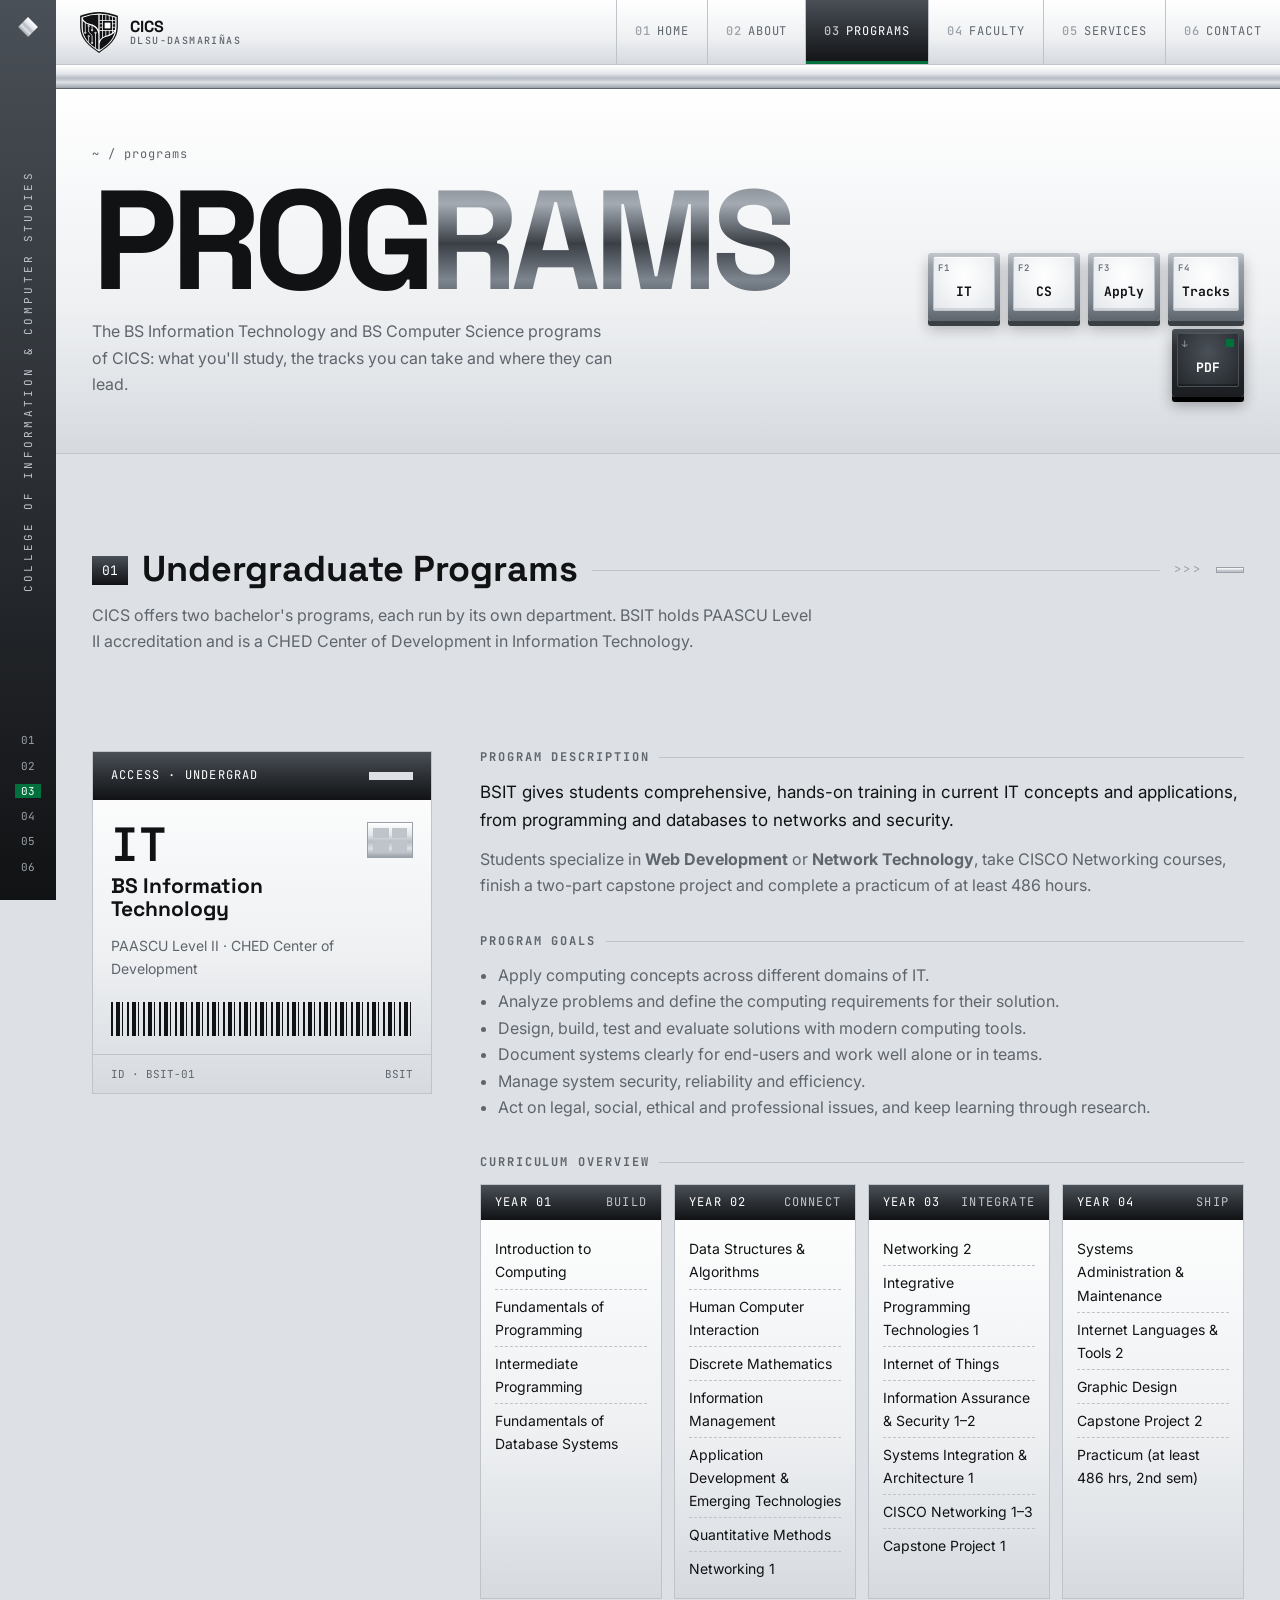
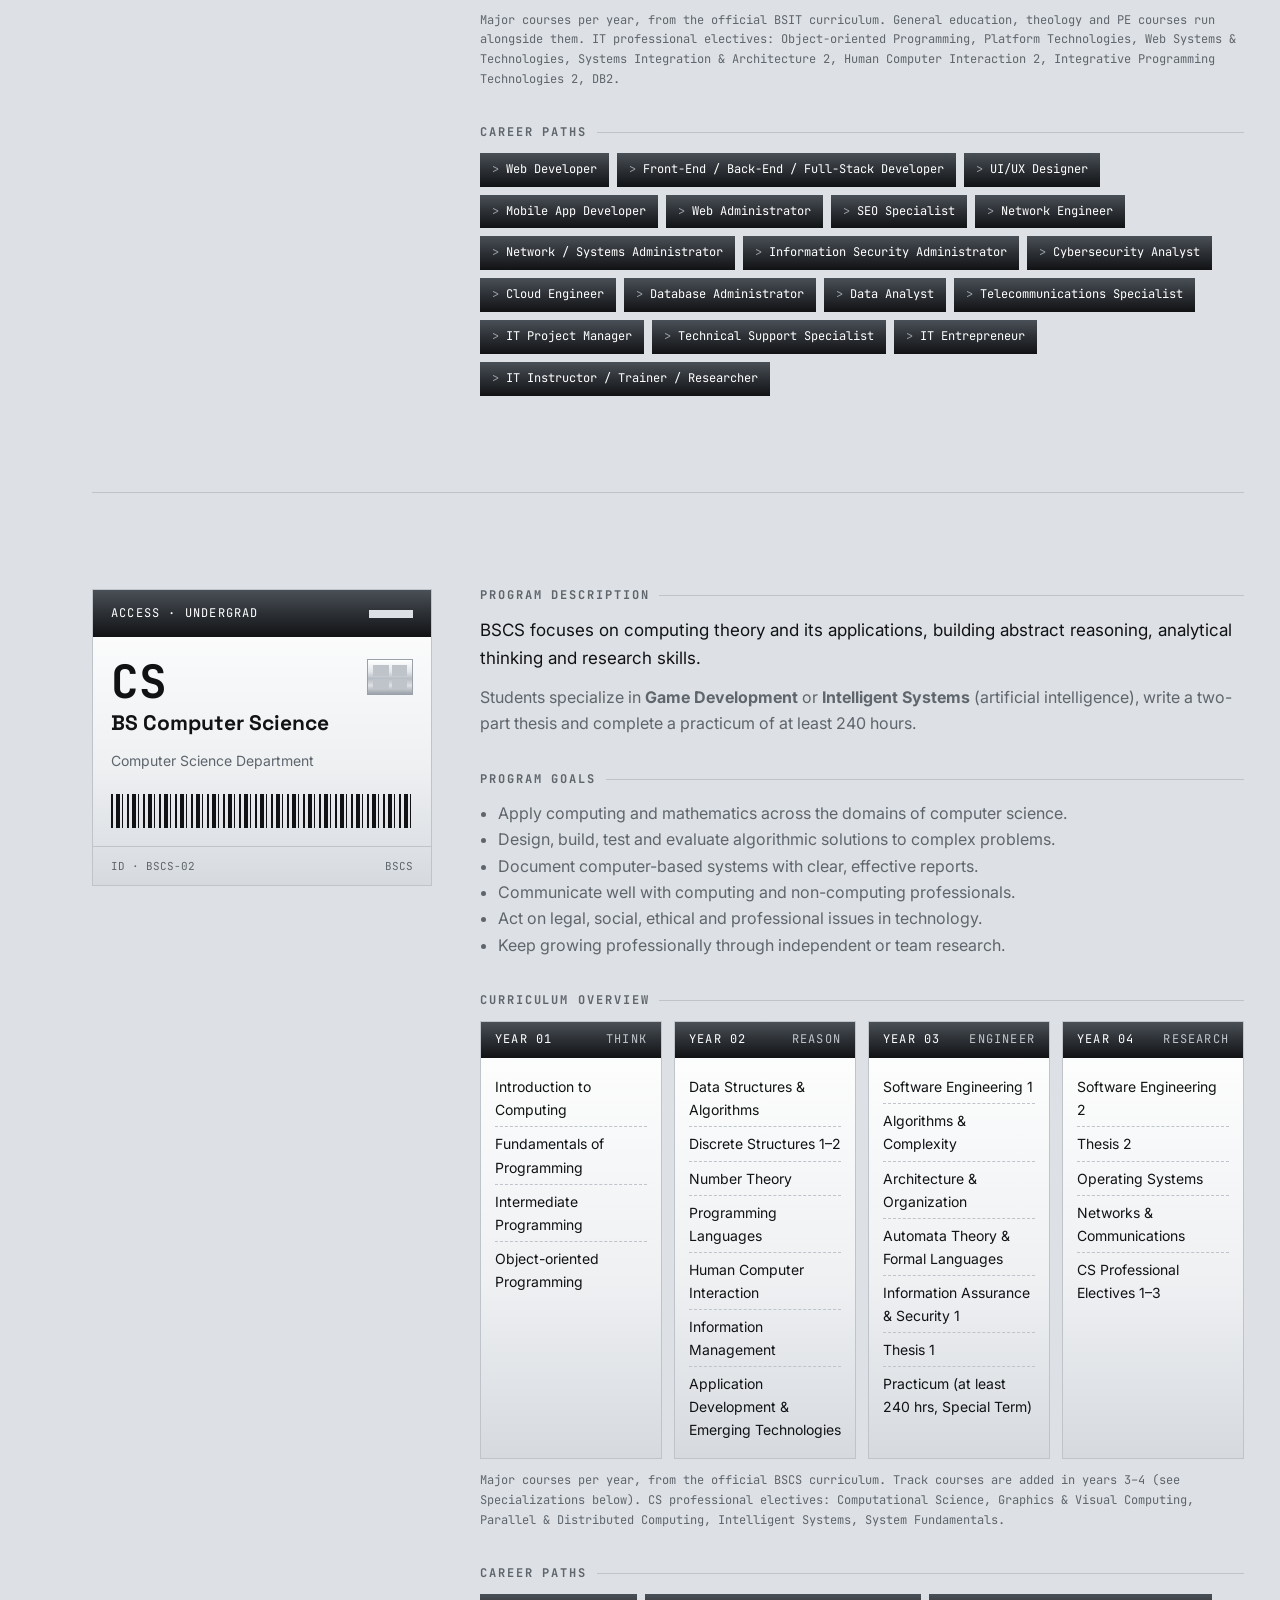
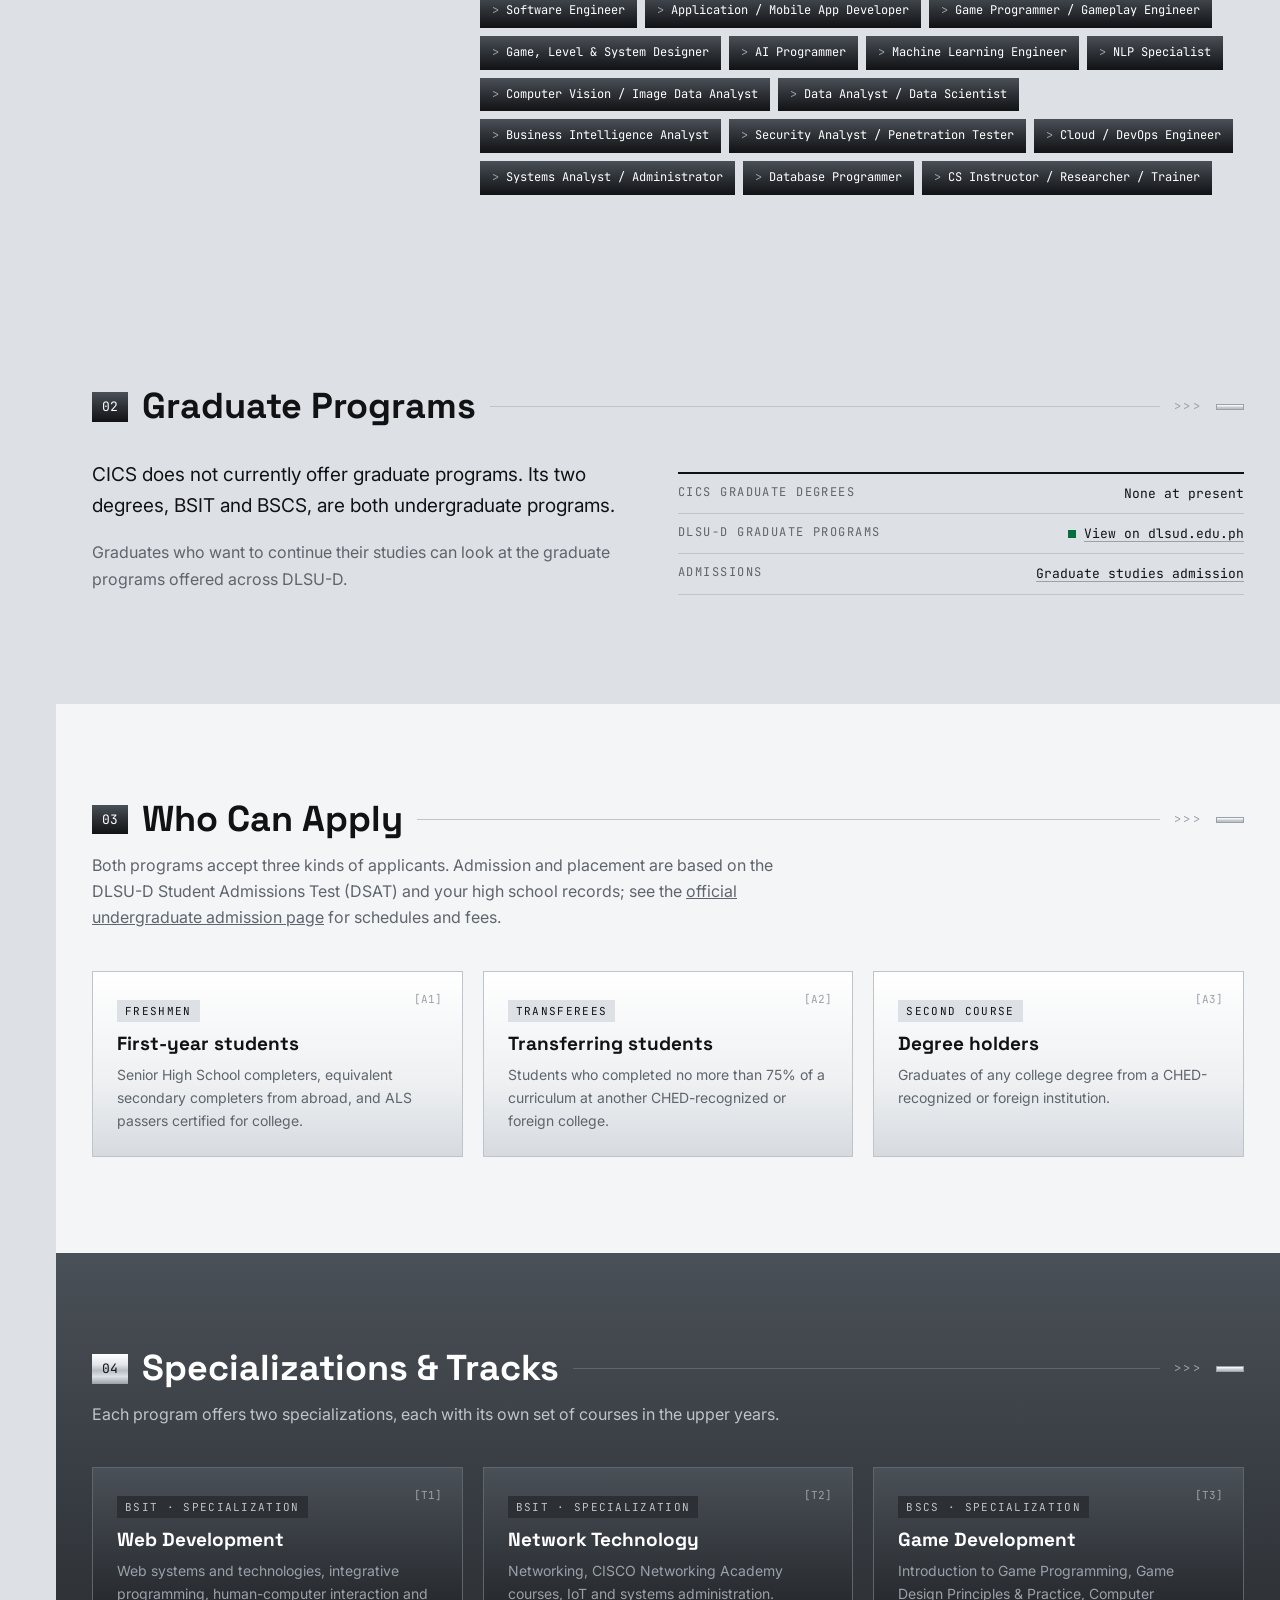
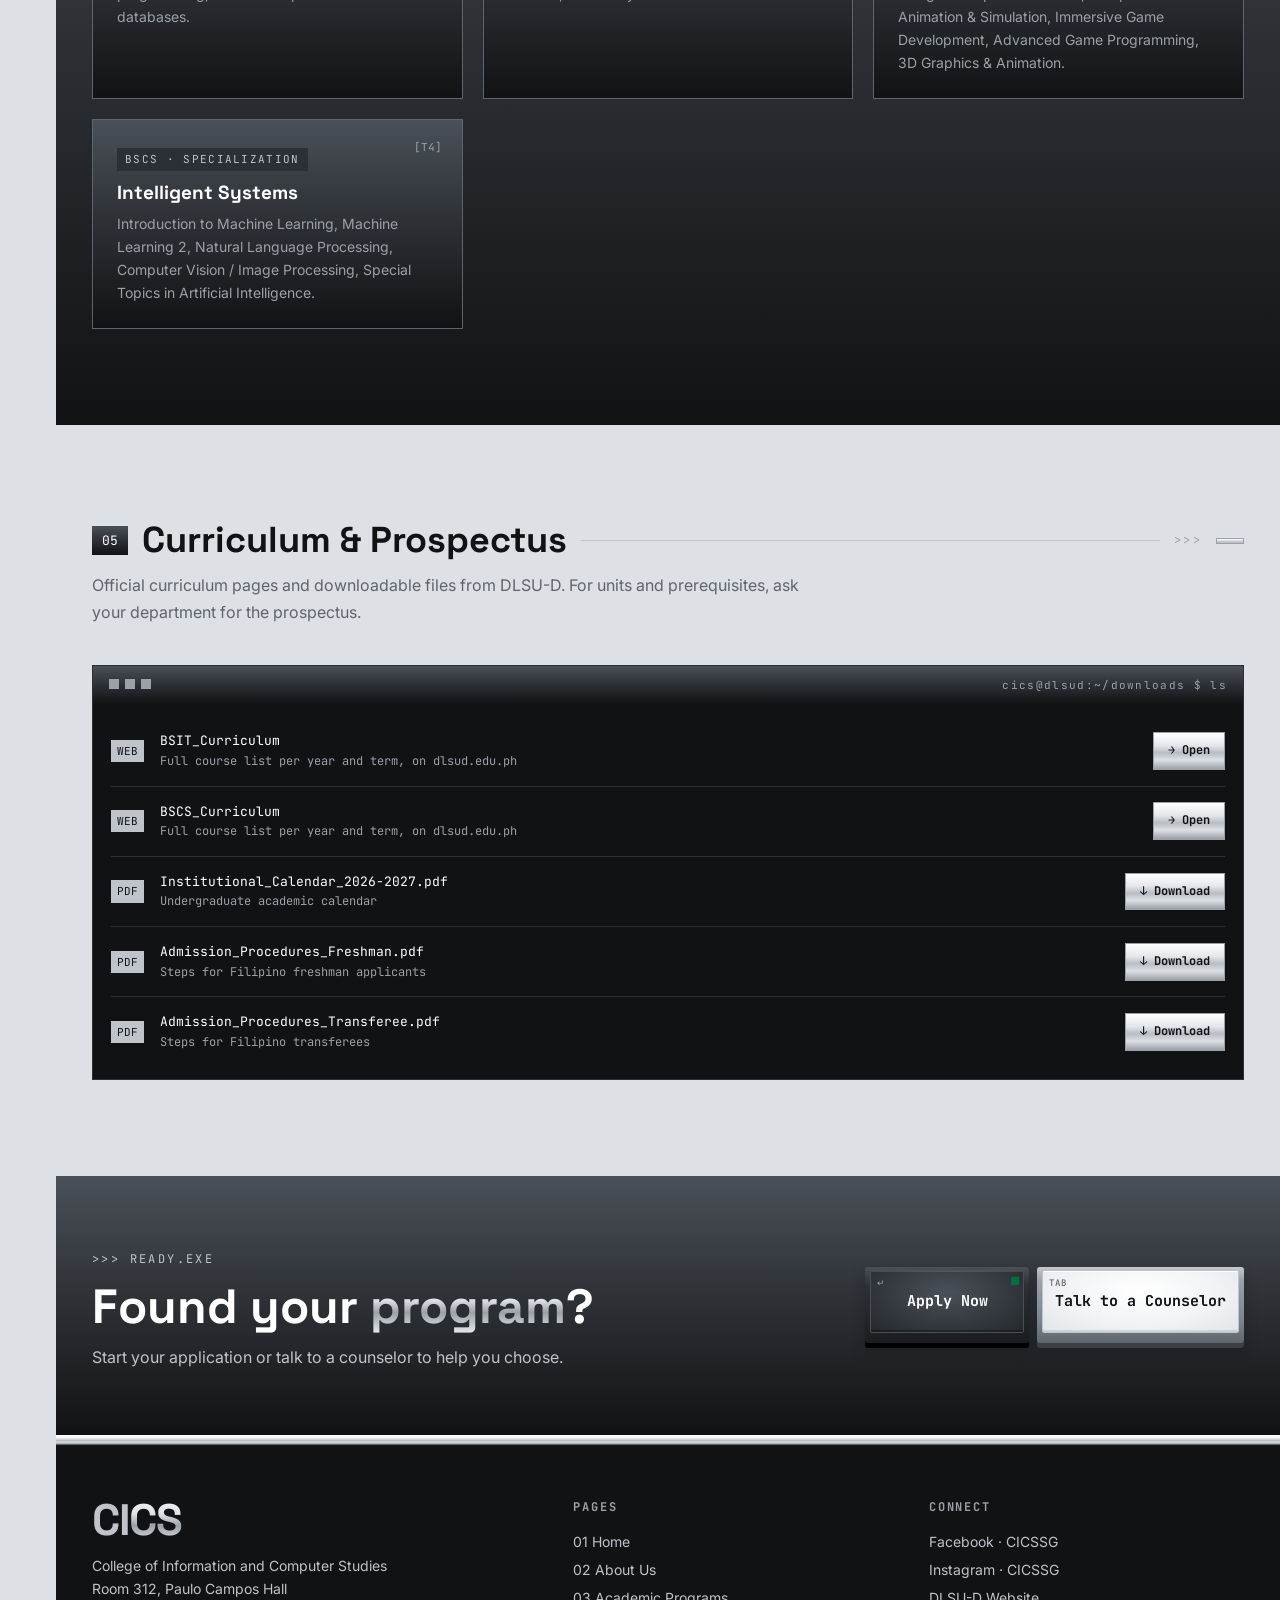
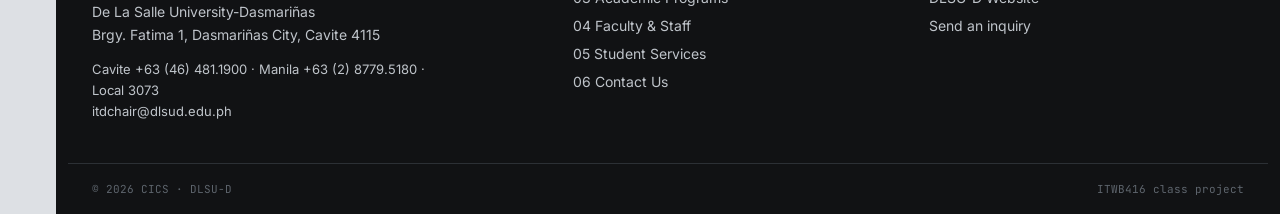
<file: programs.html>
<!doctype html>
<html lang="en">
<head>
  <meta charset="utf-8">
  <meta name="viewport" content="width=device-width, initial-scale=1">
  <title>Academic Programs · CICS DLSU-D</title>
  <meta name="description" content="BSIT and BSCS programs at CICS DLSU-D: descriptions, curriculum overviews, career paths, tracks and downloadable prospectus.">
  <link rel="preconnect" href="https://fonts.googleapis.com">
  <link rel="preconnect" href="https://fonts.gstatic.com" crossorigin>
  <link href="https://fonts.googleapis.com/css2?family=Space+Grotesk:wght@500;700&family=Inter:wght@400;600&family=JetBrains+Mono:wght@500;700&display=swap" rel="stylesheet">
  <link rel="icon" type="image/svg+xml" href="images/cics-logo.svg">
  <link rel="stylesheet" href="css/style.css">
  <script src="js/theme.js"></script>
</head>
<body>
<div class="shell">

  <aside class="rail" aria-label="Page index">
    <span class="mark" aria-hidden="true"></span>
    <span class="v" aria-hidden="true">College of Information &amp; Computer Studies</span>
    <ol>
      <li><a href="index.html">01</a></li>
      <li><a href="about.html">02</a></li>
      <li><a href="programs.html" aria-current="page">03</a></li>
      <li><a href="faculty.html">04</a></li>
      <li><a href="services.html">05</a></li>
      <li><a href="contact.html">06</a></li>
    </ol>
  </aside>

  <div class="main">
    <header class="site-header">
      <nav class="nav" aria-label="Main">
        <a class="brand" href="index.html">
          <svg class="logo" viewBox="40 0 1000 1082" aria-hidden="true" focusable="false"><defs><clipPath id="cics-clip"><path d="M105,152 Q540,-16 975,152 L975,380 C975,700 760,880 540,1005 C320,880 105,700 105,380 Z"/></clipPath></defs><path class="ink" d="M42,102 Q540,-100 1038,102 L1038,390 C1038,720 800,900 540,1080 C280,900 42,720 42,390 Z"/><path class="paper" d="M78,130 Q540,-55 1003,130 L1003,390 C1003,710 780,890 540,1040 C300,890 78,710 78,390 Z"/><g clip-path="url(#cics-clip)"><path class="ink" d="M90,140 L523,0 L523,467 C490,400 420,330 300,310 C200,290 130,230 100,150 Z"/><path class="ink" d="M90,215 C150,290 230,330 340,355 C450,400 523,480 523,600 L523,1100 L60,1100 L60,215 Z"/><g fill="none" class="trace" stroke-width="20"><path d="M178,250 V548"/><path d="M267,370 V527 L358,618 V818"/><path d="M358,330 V480"/><path d="M448,548 V1010"/><path d="M267,640 V1010"/></g><g class="paper"><circle cx="178" cy="548" r="28"/><circle cx="267" cy="370" r="28"/><circle cx="358" cy="480" r="28"/><circle cx="358" cy="818" r="28"/><circle cx="448" cy="548" r="28"/><circle cx="267" cy="640" r="28"/></g><g class="ink"><circle cx="178" cy="548" r="10"/><circle cx="267" cy="370" r="10"/><circle cx="358" cy="480" r="10"/><circle cx="358" cy="818" r="10"/><circle cx="448" cy="548" r="10"/><circle cx="267" cy="640" r="10"/></g><path class="ink" d="M556,0 H1100 V400 L978,400 C965,470 920,530 860,570 C780,620 700,630 640,665 C600,690 570,720 556,760 Z"/><g class="paper"><rect x="621" y="0" width="20" height="800"/><rect x="888" y="0" width="21" height="700"/><rect x="710" y="0" width="21" height="233"/><rect x="710" y="481" width="21" height="220"/><rect x="799" y="0" width="21" height="233"/><rect x="799" y="481" width="21" height="220"/><rect x="556" y="213" width="450" height="20"/><rect x="556" y="481" width="450" height="21"/><rect x="556" y="302" width="85" height="20"/><rect x="888" y="302" width="118" height="20"/><rect x="556" y="391" width="85" height="21"/><rect x="888" y="391" width="118" height="21"/><rect x="689" y="281" width="152" height="152"/></g><path class="ink" d="M965,520 C900,600 820,630 760,645 C640,670 556,740 556,880 V1100 H1100 V520 Z"/></g></svg>
          <span>CICS<small>DLSU-Dasmariñas</small></span>
        </a>
        <input type="checkbox" id="menu" class="menu-toggle sr-only">
        <label for="menu" class="menu-btn"><i></i>Menu</label>
        <ul class="tabs">
          <li><a href="index.html"><b>01</b>Home</a></li>
          <li><a href="about.html"><b>02</b>About</a></li>
          <li><a href="programs.html" aria-current="page"><b>03</b>Programs</a></li>
          <li><a href="faculty.html"><b>04</b>Faculty</a></li>
          <li><a href="services.html"><b>05</b>Services</a></li>
          <li><a href="contact.html"><b>06</b>Contact</a></li>
        </ul>
      </nav>
    </header>
    <div class="chrome" aria-hidden="true"></div>

    <main>
      <!-- Page hero -->
      <section class="page-hero">
        <div class="container">
          <div>
            <p class="crumb"><a href="index.html">~</a> / programs</p>
            <h1 class="mega">PROG<span class="silver">RAMS</span></h1>
            <p class="lede">The BS Information Technology and BS Computer Science programs of CICS: what you'll study, the tracks you can take and where they can lead.</p>
          </div>
          <nav class="jump" aria-label="On this page">
            <a class="key sm" href="#bsit"><span class="sub">F1</span><span>IT</span></a>
            <a class="key sm" href="#bscs"><span class="sub">F2</span><span>CS</span></a>
            <a class="key sm" href="#admission"><span class="sub">F3</span><span>Apply</span></a>
            <a class="key sm" href="#tracks"><span class="sub">F4</span><span>Tracks</span></a>
            <a class="key sm dark go" href="#downloads"><span class="sub">↓</span><span>PDF</span></a>
          </nav>
        </div>
      </section>

      <!-- Undergraduate programs -->
      <section class="section" aria-labelledby="ug-title" style="padding-bottom:0">
        <div class="container">
          <div class="sh"><span class="num">01</span><h2 id="ug-title">Undergraduate Programs</h2><span class="line"></span><span class="chev">&gt;&gt;&gt;</span><span class="tick"></span></div>
          <p class="intro" style="margin-bottom:0">CICS offers two bachelor's programs, each run by its own department. BSIT holds PAASCU Level II accreditation and is a CHED Center of Development in Information Technology.</p>

          <!-- BSIT -->
          <article class="program" id="bsit" aria-labelledby="bsit-title">
            <div class="badge">
              <div class="head"><span>ACCESS · UNDERGRAD</span><span class="slot"></span></div>
              <div class="bd"><div><span class="code">IT</span><h3 id="bsit-title">BS Information Technology</h3></div><div class="chip" aria-hidden="true"><i></i><i></i><i></i><i></i></div>
                <p>PAASCU Level II · CHED Center of Development</p></div>
              <div class="barcode" aria-hidden="true"></div>
              <div class="foot"><span>ID · BSIT-01</span><span>BSIT</span></div>
            </div>
            <div>
              <h3 class="sub">Program description</h3>
              <p class="desc">BSIT gives students comprehensive, hands-on training in current IT concepts and applications, from programming and databases to networks and security.</p>
              <p class="muted" style="margin-top:12px">Students specialize in <b>Web Development</b> or <b>Network Technology</b>, take CISCO Networking courses, finish a two-part capstone project and complete a practicum of at least 486 hours.</p>

              <h3 class="sub">Program goals</h3>
              <ul class="muted" style="padding-left:18px">
                <li>Apply computing concepts across different domains of IT.</li>
                <li>Analyze problems and define the computing requirements for their solution.</li>
                <li>Design, build, test and evaluate solutions with modern computing tools.</li>
                <li>Document systems clearly for end-users and work well alone or in teams.</li>
                <li>Manage system security, reliability and efficiency.</li>
                <li>Act on legal, social, ethical and professional issues, and keep learning through research.</li>
              </ul>

              <h3 class="sub">Curriculum overview</h3>
              <div class="curr">
                <div class="year"><header><span>YEAR 01</span><span>BUILD</span></header><ul><li>Introduction to Computing</li><li>Fundamentals of Programming</li><li>Intermediate Programming</li><li>Fundamentals of Database Systems</li></ul></div>
                <div class="year"><header><span>YEAR 02</span><span>CONNECT</span></header><ul><li>Data Structures &amp; Algorithms</li><li>Human Computer Interaction</li><li>Discrete Mathematics</li><li>Information Management</li><li>Application Development &amp; Emerging Technologies</li><li>Quantitative Methods</li><li>Networking 1</li></ul></div>
                <div class="year"><header><span>YEAR 03</span><span>INTEGRATE</span></header><ul><li>Networking 2</li><li>Integrative Programming Technologies 1</li><li>Internet of Things</li><li>Information Assurance &amp; Security 1–2</li><li>Systems Integration &amp; Architecture 1</li><li>CISCO Networking 1–3</li><li>Capstone Project 1</li></ul></div>
                <div class="year"><header><span>YEAR 04</span><span>SHIP</span></header><ul><li>Systems Administration &amp; Maintenance</li><li>Internet Languages &amp; Tools 2</li><li>Graphic Design</li><li>Capstone Project 2</li><li>Practicum (at least 486 hrs, 2nd sem)</li></ul></div>
              </div>
              <p class="note">Major courses per year, from the official BSIT curriculum. General education, theology and PE courses run alongside them. IT professional electives: Object-oriented Programming, Platform Technologies, Web Systems &amp; Technologies, Systems Integration &amp; Architecture 2, Human Computer Interaction 2, Integrative Programming Technologies 2, DB2.</p>

              <h3 class="sub">Career paths</h3>
              <ul class="careers">
                <li>Web Developer</li><li>Front-End / Back-End / Full-Stack Developer</li><li>UI/UX Designer</li><li>Mobile App Developer</li><li>Web Administrator</li><li>SEO Specialist</li><li>Network Engineer</li><li>Network / Systems Administrator</li><li>Information Security Administrator</li><li>Cybersecurity Analyst</li><li>Cloud Engineer</li><li>Database Administrator</li><li>Data Analyst</li><li>Telecommunications Specialist</li><li>IT Project Manager</li><li>Technical Support Specialist</li><li>IT Entrepreneur</li><li>IT Instructor / Trainer / Researcher</li>
              </ul>
            </div>
          </article>

          <!-- BSCS -->
          <article class="program" id="bscs" aria-labelledby="bscs-title">
            <div class="badge">
              <div class="head"><span>ACCESS · UNDERGRAD</span><span class="slot"></span></div>
              <div class="bd"><div><span class="code">CS</span><h3 id="bscs-title">BS Computer Science</h3></div><div class="chip" aria-hidden="true"><i></i><i></i><i></i><i></i></div>
                <p>Computer Science Department</p></div>
              <div class="barcode" aria-hidden="true"></div>
              <div class="foot"><span>ID · BSCS-02</span><span>BSCS</span></div>
            </div>
            <div>
              <h3 class="sub">Program description</h3>
              <p class="desc">BSCS focuses on computing theory and its applications, building abstract reasoning, analytical thinking and research skills.</p>
              <p class="muted" style="margin-top:12px">Students specialize in <b>Game Development</b> or <b>Intelligent Systems</b> (artificial intelligence), write a two-part thesis and complete a practicum of at least 240 hours.</p>

              <h3 class="sub">Program goals</h3>
              <ul class="muted" style="padding-left:18px">
                <li>Apply computing and mathematics across the domains of computer science.</li>
                <li>Design, build, test and evaluate algorithmic solutions to complex problems.</li>
                <li>Document computer-based systems with clear, effective reports.</li>
                <li>Communicate well with computing and non-computing professionals.</li>
                <li>Act on legal, social, ethical and professional issues in technology.</li>
                <li>Keep growing professionally through independent or team research.</li>
              </ul>

              <h3 class="sub">Curriculum overview</h3>
              <div class="curr">
                <div class="year"><header><span>YEAR 01</span><span>THINK</span></header><ul><li>Introduction to Computing</li><li>Fundamentals of Programming</li><li>Intermediate Programming</li><li>Object-oriented Programming</li></ul></div>
                <div class="year"><header><span>YEAR 02</span><span>REASON</span></header><ul><li>Data Structures &amp; Algorithms</li><li>Discrete Structures 1–2</li><li>Number Theory</li><li>Programming Languages</li><li>Human Computer Interaction</li><li>Information Management</li><li>Application Development &amp; Emerging Technologies</li></ul></div>
                <div class="year"><header><span>YEAR 03</span><span>ENGINEER</span></header><ul><li>Software Engineering 1</li><li>Algorithms &amp; Complexity</li><li>Architecture &amp; Organization</li><li>Automata Theory &amp; Formal Languages</li><li>Information Assurance &amp; Security 1</li><li>Thesis 1</li><li>Practicum (at least 240 hrs, Special Term)</li></ul></div>
                <div class="year"><header><span>YEAR 04</span><span>RESEARCH</span></header><ul><li>Software Engineering 2</li><li>Thesis 2</li><li>Operating Systems</li><li>Networks &amp; Communications</li><li>CS Professional Electives 1–3</li></ul></div>
              </div>
              <p class="note">Major courses per year, from the official BSCS curriculum. Track courses are added in years 3–4 (see Specializations below). CS professional electives: Computational Science, Graphics &amp; Visual Computing, Parallel &amp; Distributed Computing, Intelligent Systems, System Fundamentals.</p>

              <h3 class="sub">Career paths</h3>
              <ul class="careers">
                <li>Software Engineer</li><li>Application / Mobile App Developer</li><li>Game Programmer / Gameplay Engineer</li><li>Game, Level &amp; System Designer</li><li>AI Programmer</li><li>Machine Learning Engineer</li><li>NLP Specialist</li><li>Computer Vision / Image Data Analyst</li><li>Data Analyst / Data Scientist</li><li>Business Intelligence Analyst</li><li>Security Analyst / Penetration Tester</li><li>Cloud / DevOps Engineer</li><li>Systems Analyst / Administrator</li><li>Database Programmer</li><li>CS Instructor / Researcher / Trainer</li>
              </ul>
            </div>
          </article>
        </div>
      </section>

      <!-- Graduate programs -->
      <section class="section" id="graduate" aria-labelledby="grad-title">
        <div class="container">
          <div class="sh"><span class="num">02</span><h2 id="grad-title">Graduate Programs</h2><span class="line"></span><span class="chev">&gt;&gt;&gt;</span><span class="tick"></span></div>
          <div class="grid g2" style="margin-top:32px;align-items:start">
            <div>
              <p style="font-size:19px;margin-bottom:18px">CICS does not currently offer graduate programs. Its two degrees, BSIT and BSCS, are both undergraduate programs.</p>
              <p class="muted">Graduates who want to continue their studies can look at the graduate programs offered across DLSU-D.</p>
            </div>
            <dl class="spec">
              <div><dt>CICS graduate degrees</dt><dd>None at present</dd></div>
              <div><dt>DLSU-D graduate programs</dt><dd class="on"><a href="https://www.dlsud.edu.ph/academics/degree/graduate" target="_blank" rel="noopener">View on dlsud.edu.ph</a></dd></div>
              <div><dt>Admissions</dt><dd><a href="https://www.dlsud.edu.ph/admissions/graduate-studies-admissions" target="_blank" rel="noopener">Graduate studies admission</a></dd></div>
            </dl>
          </div>
        </div>
      </section>

      <!-- Admission -->
      <section class="section alt" id="admission" aria-labelledby="adm-title">
        <div class="container">
          <div class="sh"><span class="num">03</span><h2 id="adm-title">Who Can Apply</h2><span class="line"></span><span class="chev">&gt;&gt;&gt;</span><span class="tick"></span></div>
          <p class="intro">Both programs accept three kinds of applicants. Admission and placement are based on the DLSU-D Student Admissions Test (DSAT) and your high school records; see the <a href="https://www.dlsud.edu.ph/admissions/undergraduate-admission" target="_blank" rel="noopener">official undergraduate admission page</a> for schedules and fees.</p>
          <div class="grid g3">
            <div class="track"><span class="idx">[A1]</span><span class="prog">FRESHMEN</span><h3>First-year students</h3><p>Senior High School completers, equivalent secondary completers from abroad, and ALS passers certified for college.</p></div>
            <div class="track"><span class="idx">[A2]</span><span class="prog">TRANSFEREES</span><h3>Transferring students</h3><p>Students who completed no more than 75% of a curriculum at another CHED-recognized or foreign college.</p></div>
            <div class="track"><span class="idx">[A3]</span><span class="prog">SECOND COURSE</span><h3>Degree holders</h3><p>Graduates of any college degree from a CHED-recognized or foreign institution.</p></div>
          </div>
        </div>
      </section>

      <!-- Specializations / tracks -->
      <section class="section dark" id="tracks" aria-labelledby="tracks-title">
        <div class="container">
          <div class="sh"><span class="num">04</span><h2 id="tracks-title">Specializations &amp; Tracks</h2><span class="line"></span><span class="chev">&gt;&gt;&gt;</span><span class="tick"></span></div>
          <p class="intro">Each program offers two specializations, each with its own set of courses in the upper years.</p>
          <div class="grid g3">
            <div class="track"><span class="idx">[T1]</span><span class="prog">BSIT · SPECIALIZATION</span><h3>Web Development</h3><p>Web systems and technologies, integrative programming, human-computer interaction and databases.</p></div>
            <div class="track"><span class="idx">[T2]</span><span class="prog">BSIT · SPECIALIZATION</span><h3>Network Technology</h3><p>Networking, CISCO Networking Academy courses, IoT and systems administration.</p></div>
            <div class="track"><span class="idx">[T3]</span><span class="prog">BSCS · SPECIALIZATION</span><h3>Game Development</h3><p>Introduction to Game Programming, Game Design Principles &amp; Practice, Computer Animation &amp; Simulation, Immersive Game Development, Advanced Game Programming, 3D Graphics &amp; Animation.</p></div>
            <div class="track"><span class="idx">[T4]</span><span class="prog">BSCS · SPECIALIZATION</span><h3>Intelligent Systems</h3><p>Introduction to Machine Learning, Machine Learning 2, Natural Language Processing, Computer Vision / Image Processing, Special Topics in Artificial Intelligence.</p></div>
          </div>
        </div>
      </section>

      <!-- Downloads -->
      <section class="section" id="downloads" aria-labelledby="dl-title">
        <div class="container">
          <div class="sh"><span class="num">05</span><h2 id="dl-title">Curriculum &amp; Prospectus</h2><span class="line"></span><span class="chev">&gt;&gt;&gt;</span><span class="tick"></span></div>
          <p class="intro">Official curriculum pages and downloadable files from DLSU-D. For units and prerequisites, ask your department for the prospectus.</p>
          <div class="term">
            <div class="bar"><span aria-hidden="true"><i></i><i></i><i></i></span><span>cics@dlsud:~/downloads $ ls</span></div>
            <ul class="downloads">
              <li><span class="ext">WEB</span><span class="t">BSIT_Curriculum<small>Full course list per year and term, on dlsud.edu.ph</small></span><a class="dl" href="https://www.dlsud.edu.ph/academics/degree/undergraduate/bachelor-of-science-in-information-technology" target="_blank" rel="noopener">→ Open</a></li>
              <li><span class="ext">WEB</span><span class="t">BSCS_Curriculum<small>Full course list per year and term, on dlsud.edu.ph</small></span><a class="dl" href="https://www.dlsud.edu.ph/academics/degree/undergraduate/bachelor-of-science-in-computer-science" target="_blank" rel="noopener">→ Open</a></li>
              <li><span class="ext">PDF</span><span class="t">Institutional_Calendar_2026-2027.pdf<small>Undergraduate academic calendar</small></span><a class="dl" href="https://web.dlsud.edu.ph/storage/asset-libraries/institutional-calendar-2026-2027.pdf" target="_blank" rel="noopener">↓ Download</a></li>
              <li><span class="ext">PDF</span><span class="t">Admission_Procedures_Freshman.pdf<small>Steps for Filipino freshman applicants</small></span><a class="dl" href="https://web.dlsud.edu.ph/storage/asset-libraries/adproc-freshman-filipino-20261117.pdf" target="_blank" rel="noopener">↓ Download</a></li>
              <li><span class="ext">PDF</span><span class="t">Admission_Procedures_Transferee.pdf<small>Steps for Filipino transferees</small></span><a class="dl" href="https://web.dlsud.edu.ph/storage/asset-libraries/adproc-transferee-filipino-10282026.pdf" target="_blank" rel="noopener">↓ Download</a></li>
            </ul>
          </div>
        </div>
      </section>
    </main>

    <section class="cta" aria-labelledby="cta-title">
      <div class="container">
        <div>
          <p class="chev">&gt;&gt;&gt; READY.EXE</p>
          <h2 id="cta-title" style="margin-top:12px">Found your <span class="silver-light">program</span>?</h2>
          <p>Start your application or talk to a counselor to help you choose.</p>
        </div>
        <div class="keys">
          <a class="key dark go wide" href="https://www.dlsud.edu.ph/admissions/online-application" target="_blank" rel="noopener"><span class="sub">↵</span><span>Apply Now</span></a>
          <a class="key wide" href="contact.html"><span class="sub">TAB</span><span>Talk to a Counselor</span></a>
        </div>
      </div>
    </section>

    <footer class="site-footer">
      <div class="chrome thin" aria-hidden="true"></div>
      <div class="container">
        <div>
          <p class="big">CI<span class="silver-light">CS</span></p>
          <p style="font-size:14px;max-width:340px">College of Information and Computer Studies<br>Room 312, Paulo Campos Hall<br>De La Salle University-Dasmariñas<br>Brgy. Fatima 1, Dasmariñas City, Cavite 4115</p>
          <p style="font-size:13px;max-width:340px;margin-top:12px">Cavite +63 (46) 481.1900 · Manila +63 (2) 8779.5180 · Local 3073<br><a href="mailto:itdchair@dlsud.edu.ph">itdchair@dlsud.edu.ph</a></p>
        </div>
        <div>
          <h4>Pages</h4>
          <ul>
            <li><a href="index.html">01 Home</a></li>
            <li><a href="about.html">02 About Us</a></li>
            <li><a href="programs.html">03 Academic Programs</a></li>
            <li><a href="faculty.html">04 Faculty &amp; Staff</a></li>
            <li><a href="services.html">05 Student Services</a></li>
            <li><a href="contact.html">06 Contact Us</a></li>
          </ul>
        </div>
        <div>
          <h4>Connect</h4>
          <ul>
            <li><a href="https://www.facebook.com/DLSUD.CICSSG" target="_blank" rel="noopener">Facebook · CICSSG</a></li>
            <li><a href="https://www.instagram.com/dlsud.cicssg/" target="_blank" rel="noopener">Instagram · CICSSG</a></li>
            <li><a href="https://www.dlsud.edu.ph/" target="_blank" rel="noopener">DLSU-D Website</a></li>
            <li><a href="contact.html">Send an inquiry</a></li>
          </ul>
        </div>
      </div>
      <div class="legal"><span>© 2026 CICS · DLSU-D</span><span>ITWB416 class project</span></div>
    </footer>
  </div>
</div>
</body>
</html>
</file>
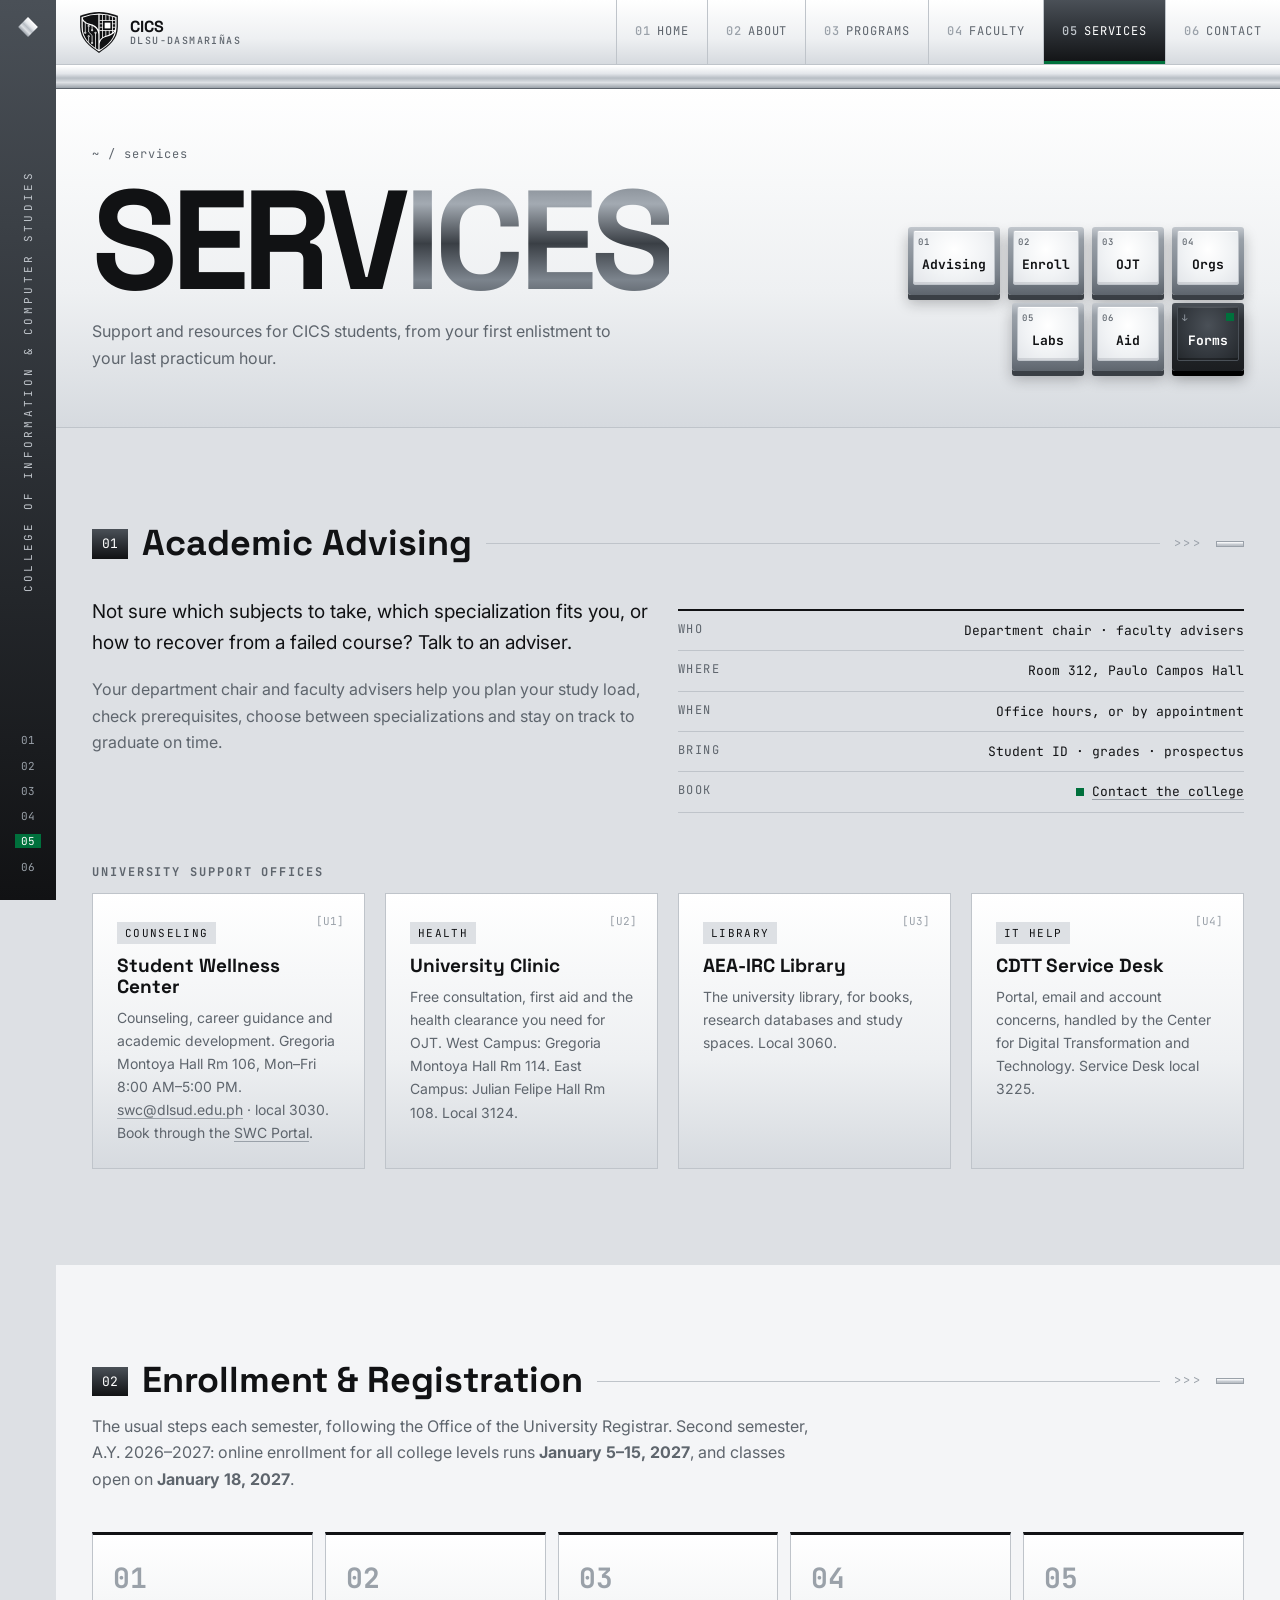
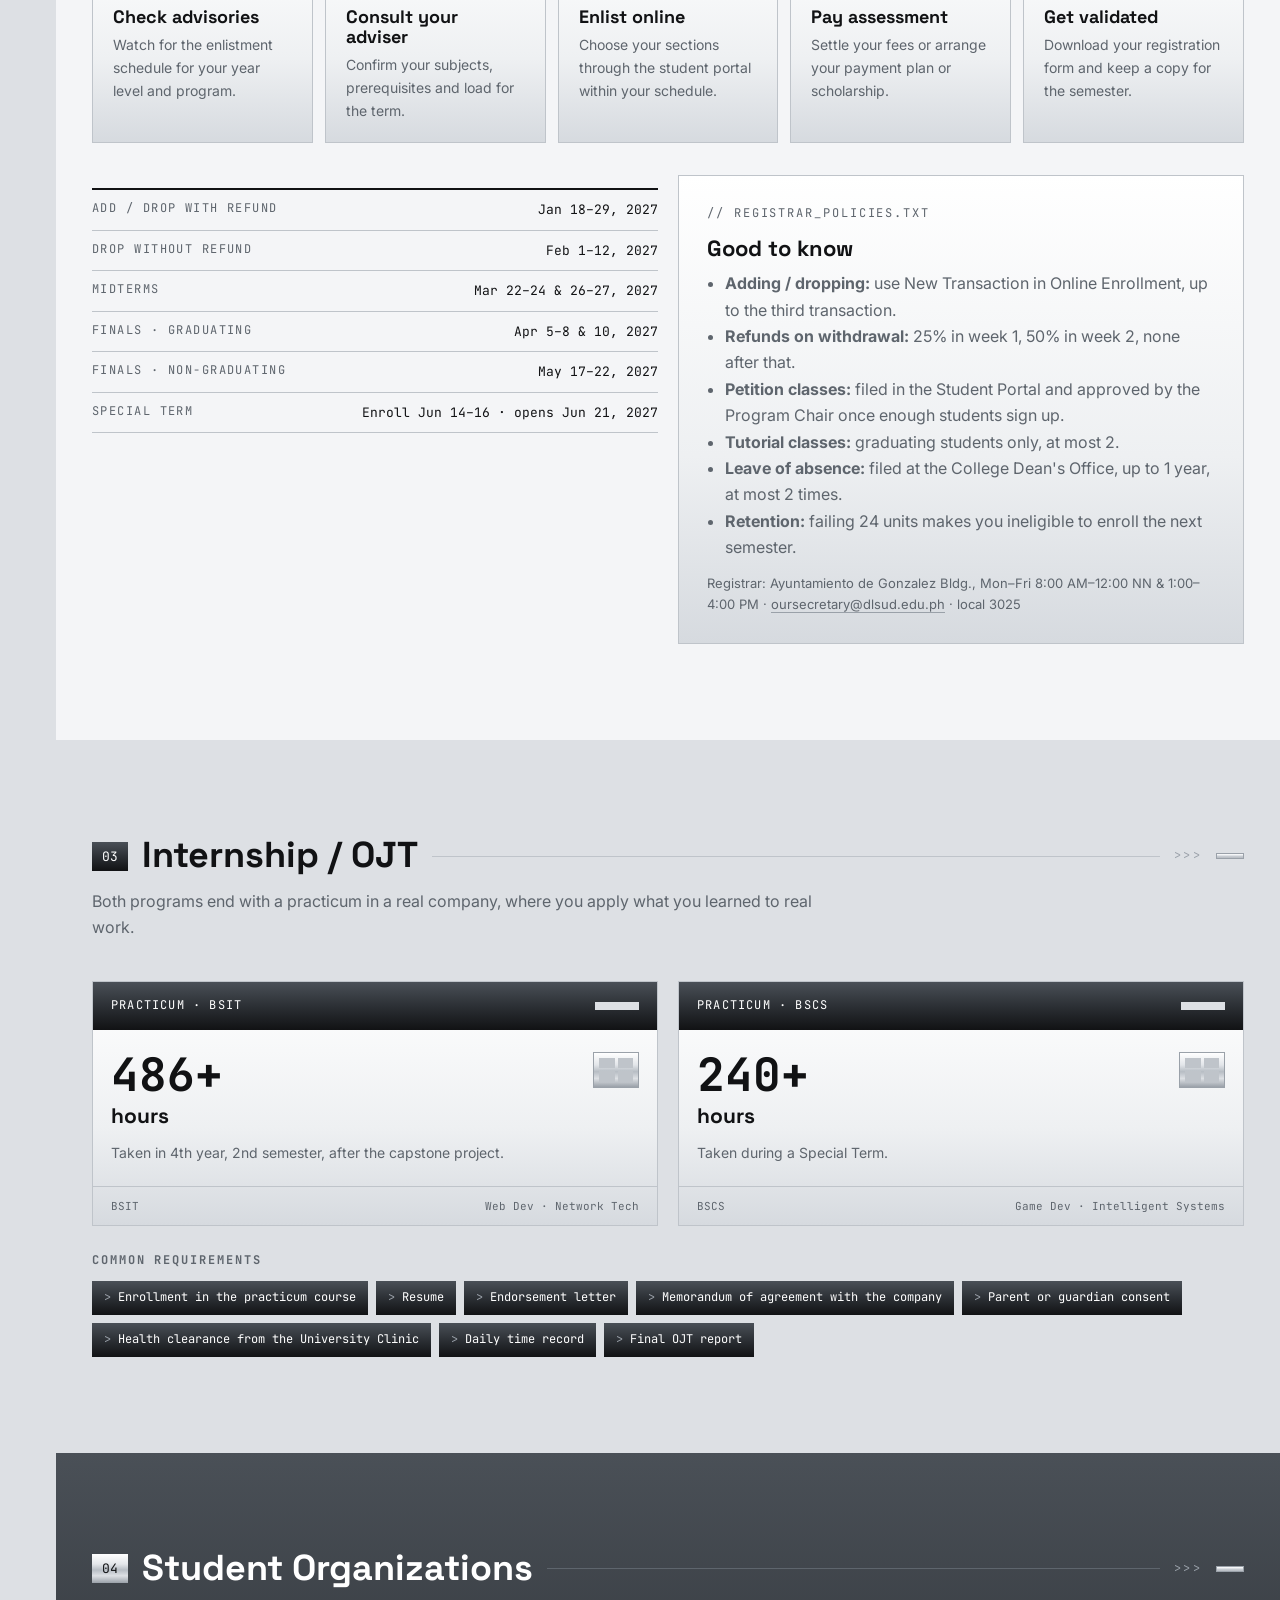
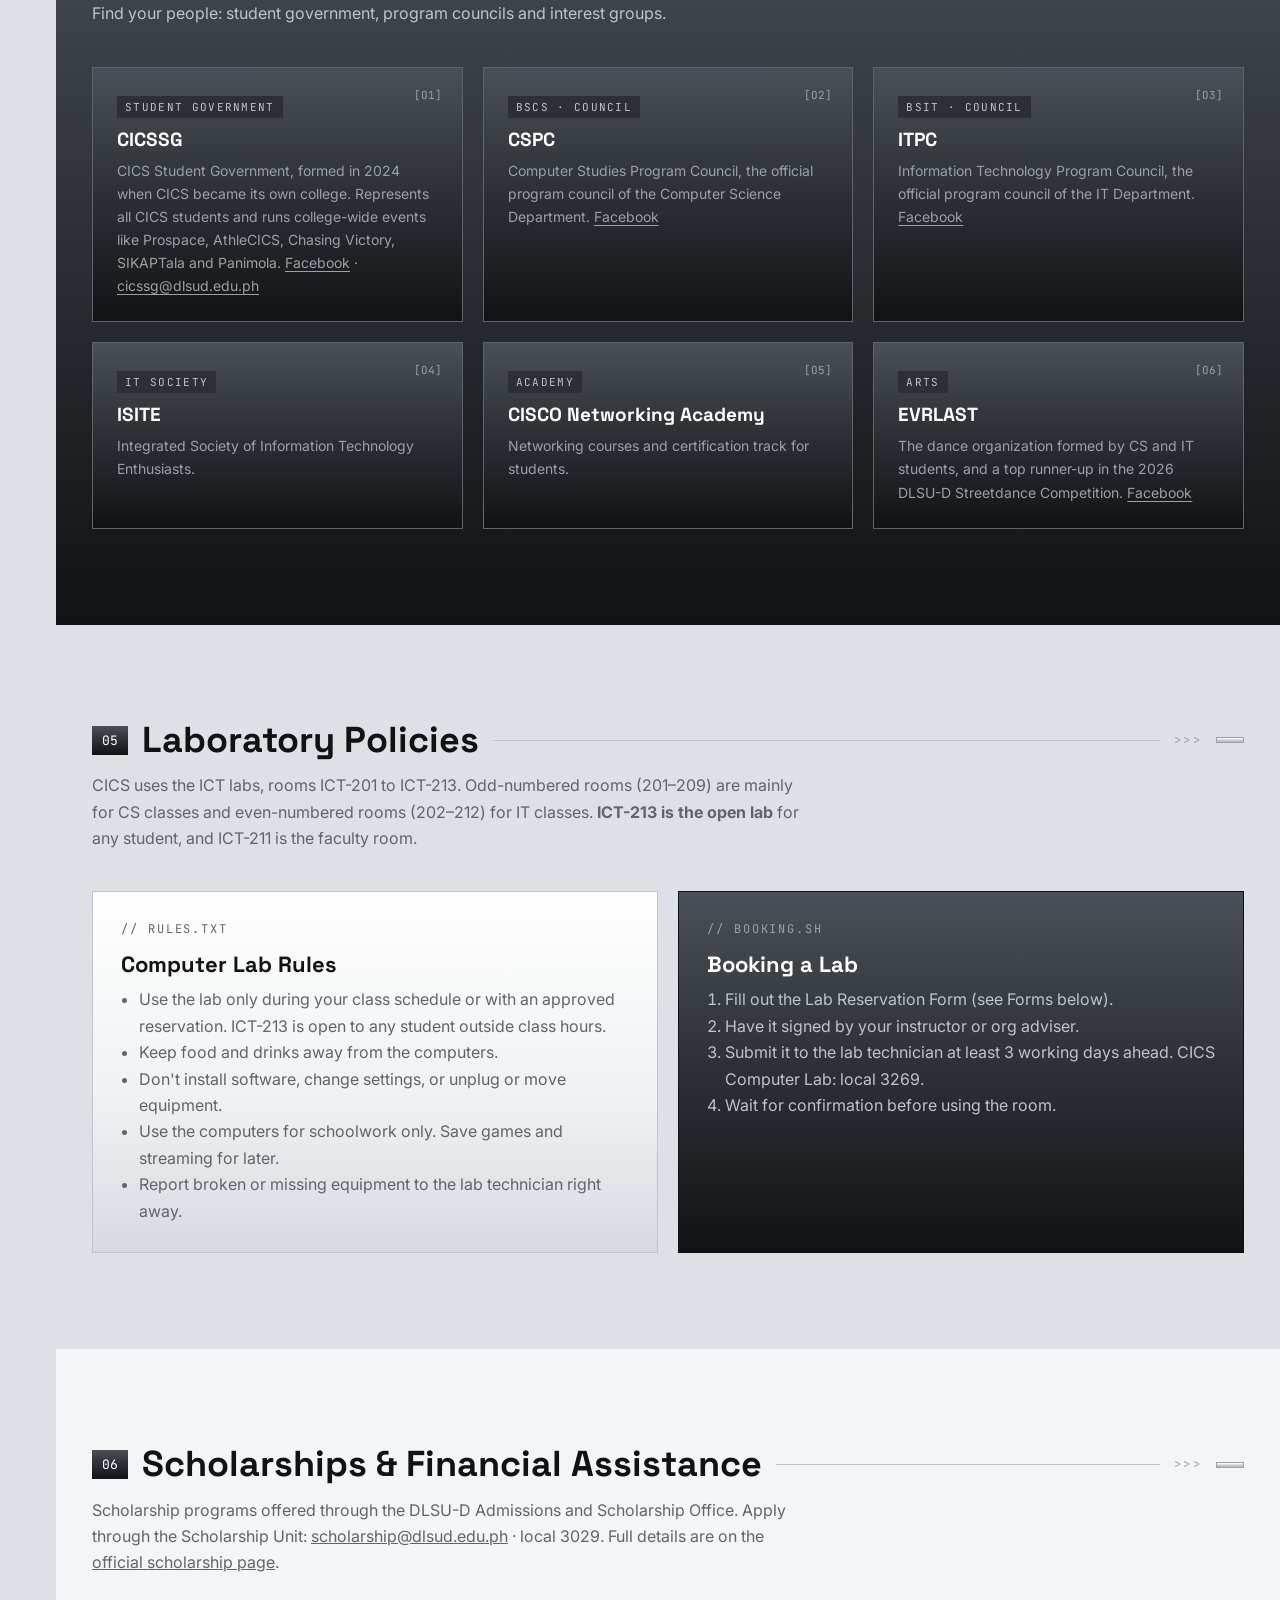
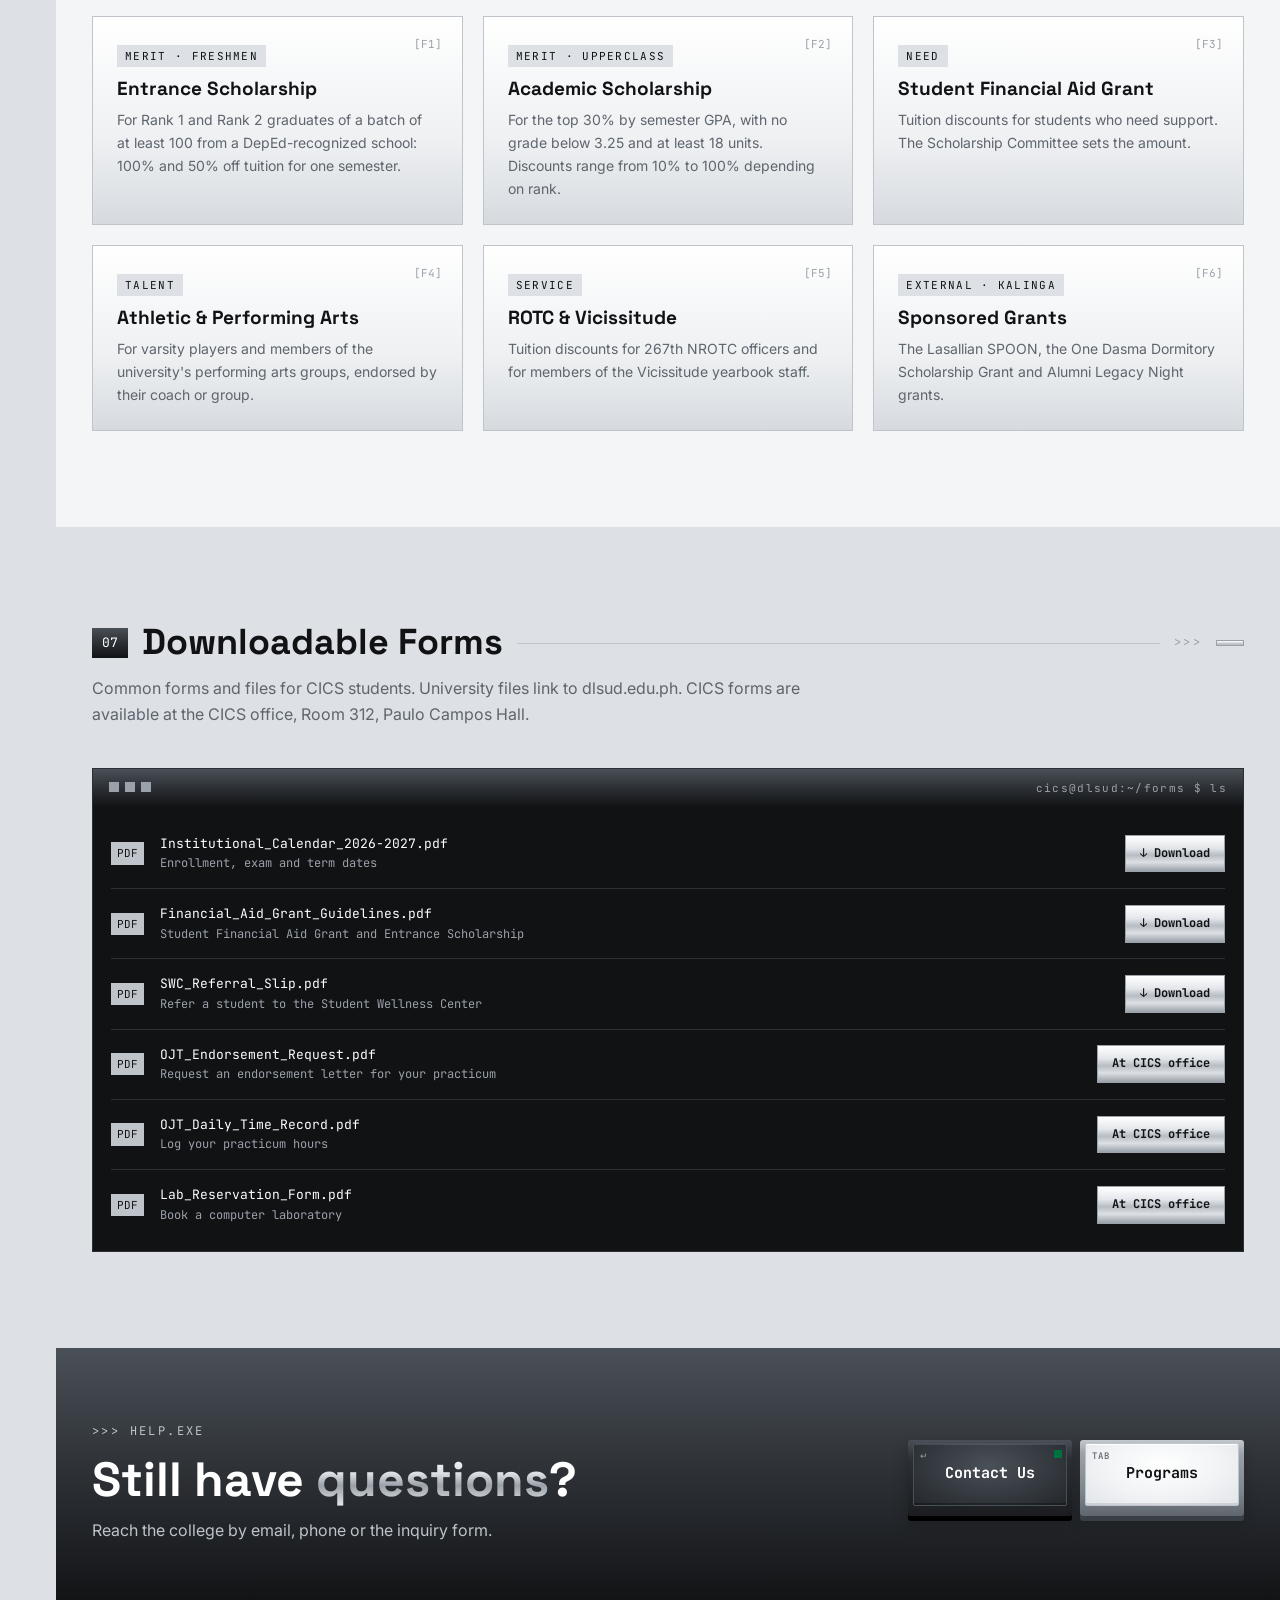
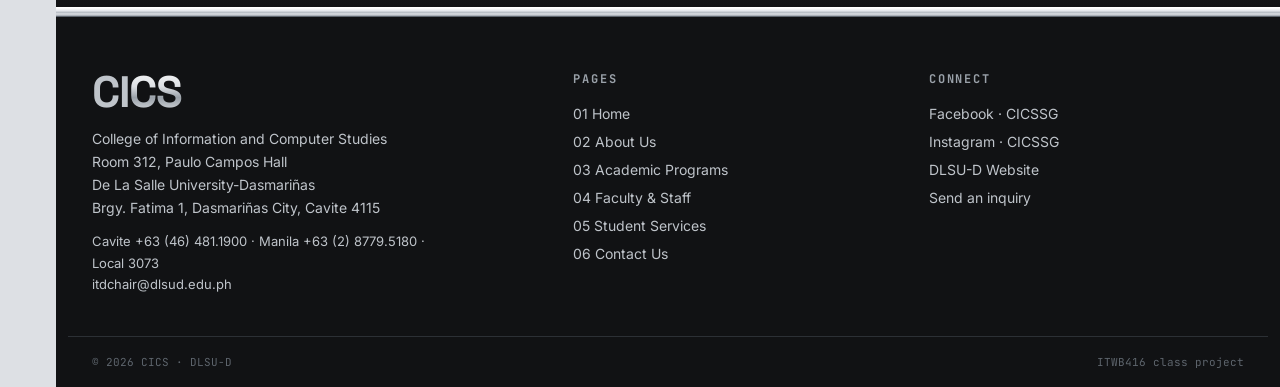
<file: services.html>
<!doctype html>
<html lang="en">
<head>
  <meta charset="utf-8">
  <meta name="viewport" content="width=device-width, initial-scale=1">
  <title>Student Services · CICS DLSU-D</title>
  <meta name="description" content="Advising, enrollment, OJT, student organizations, lab policies, scholarships and forms for CICS students at DLSU-D.">
  <link rel="preconnect" href="https://fonts.googleapis.com">
  <link rel="preconnect" href="https://fonts.gstatic.com" crossorigin>
  <link href="https://fonts.googleapis.com/css2?family=Space+Grotesk:wght@500;700&family=Inter:wght@400;600&family=JetBrains+Mono:wght@500;700&display=swap" rel="stylesheet">
  <link rel="icon" type="image/svg+xml" href="images/cics-logo.svg">
  <link rel="stylesheet" href="css/style.css">
  <script src="js/theme.js"></script>
</head>
<body>
<div class="shell">

  <aside class="rail" aria-label="Page index">
    <span class="mark" aria-hidden="true"></span>
    <span class="v" aria-hidden="true">College of Information &amp; Computer Studies</span>
    <ol>
      <li><a href="index.html">01</a></li>
      <li><a href="about.html">02</a></li>
      <li><a href="programs.html">03</a></li>
      <li><a href="faculty.html">04</a></li>
      <li><a href="services.html" aria-current="page">05</a></li>
      <li><a href="contact.html">06</a></li>
    </ol>
  </aside>

  <div class="main">
    <header class="site-header">
      <nav class="nav" aria-label="Main">
        <a class="brand" href="index.html">
          <svg class="logo" viewBox="40 0 1000 1082" aria-hidden="true" focusable="false"><defs><clipPath id="cics-clip"><path d="M105,152 Q540,-16 975,152 L975,380 C975,700 760,880 540,1005 C320,880 105,700 105,380 Z"/></clipPath></defs><path class="ink" d="M42,102 Q540,-100 1038,102 L1038,390 C1038,720 800,900 540,1080 C280,900 42,720 42,390 Z"/><path class="paper" d="M78,130 Q540,-55 1003,130 L1003,390 C1003,710 780,890 540,1040 C300,890 78,710 78,390 Z"/><g clip-path="url(#cics-clip)"><path class="ink" d="M90,140 L523,0 L523,467 C490,400 420,330 300,310 C200,290 130,230 100,150 Z"/><path class="ink" d="M90,215 C150,290 230,330 340,355 C450,400 523,480 523,600 L523,1100 L60,1100 L60,215 Z"/><g fill="none" class="trace" stroke-width="20"><path d="M178,250 V548"/><path d="M267,370 V527 L358,618 V818"/><path d="M358,330 V480"/><path d="M448,548 V1010"/><path d="M267,640 V1010"/></g><g class="paper"><circle cx="178" cy="548" r="28"/><circle cx="267" cy="370" r="28"/><circle cx="358" cy="480" r="28"/><circle cx="358" cy="818" r="28"/><circle cx="448" cy="548" r="28"/><circle cx="267" cy="640" r="28"/></g><g class="ink"><circle cx="178" cy="548" r="10"/><circle cx="267" cy="370" r="10"/><circle cx="358" cy="480" r="10"/><circle cx="358" cy="818" r="10"/><circle cx="448" cy="548" r="10"/><circle cx="267" cy="640" r="10"/></g><path class="ink" d="M556,0 H1100 V400 L978,400 C965,470 920,530 860,570 C780,620 700,630 640,665 C600,690 570,720 556,760 Z"/><g class="paper"><rect x="621" y="0" width="20" height="800"/><rect x="888" y="0" width="21" height="700"/><rect x="710" y="0" width="21" height="233"/><rect x="710" y="481" width="21" height="220"/><rect x="799" y="0" width="21" height="233"/><rect x="799" y="481" width="21" height="220"/><rect x="556" y="213" width="450" height="20"/><rect x="556" y="481" width="450" height="21"/><rect x="556" y="302" width="85" height="20"/><rect x="888" y="302" width="118" height="20"/><rect x="556" y="391" width="85" height="21"/><rect x="888" y="391" width="118" height="21"/><rect x="689" y="281" width="152" height="152"/></g><path class="ink" d="M965,520 C900,600 820,630 760,645 C640,670 556,740 556,880 V1100 H1100 V520 Z"/></g></svg>
          <span>CICS<small>DLSU-Dasmariñas</small></span>
        </a>
        <input type="checkbox" id="menu" class="menu-toggle sr-only">
        <label for="menu" class="menu-btn"><i></i>Menu</label>
        <ul class="tabs">
          <li><a href="index.html"><b>01</b>Home</a></li>
          <li><a href="about.html"><b>02</b>About</a></li>
          <li><a href="programs.html"><b>03</b>Programs</a></li>
          <li><a href="faculty.html"><b>04</b>Faculty</a></li>
          <li><a href="services.html" aria-current="page"><b>05</b>Services</a></li>
          <li><a href="contact.html"><b>06</b>Contact</a></li>
        </ul>
      </nav>
    </header>
    <div class="chrome" aria-hidden="true"></div>

    <main>
      <!-- Page hero -->
      <section class="page-hero">
        <div class="container">
          <div>
            <p class="crumb"><a href="index.html">~</a> / services</p>
            <h1 class="mega">SERV<span class="silver">ICES</span></h1>
            <p class="lede">Support and resources for CICS students, from your first enlistment to your last practicum hour.</p>
          </div>
          <nav class="jump" aria-label="On this page">
            <a class="key sm" href="#advising"><span class="sub">01</span><span>Advising</span></a>
            <a class="key sm" href="#enrollment"><span class="sub">02</span><span>Enroll</span></a>
            <a class="key sm" href="#ojt"><span class="sub">03</span><span>OJT</span></a>
            <a class="key sm" href="#orgs"><span class="sub">04</span><span>Orgs</span></a>
            <a class="key sm" href="#labs"><span class="sub">05</span><span>Labs</span></a>
            <a class="key sm" href="#scholarships"><span class="sub">06</span><span>Aid</span></a>
            <a class="key sm dark go" href="#forms"><span class="sub">↓</span><span>Forms</span></a>
          </nav>
        </div>
      </section>

      <!-- Advising -->
      <section class="section" id="advising" aria-labelledby="adv-title">
        <div class="container">
          <div class="sh"><span class="num">01</span><h2 id="adv-title">Academic Advising</h2><span class="line"></span><span class="chev">&gt;&gt;&gt;</span><span class="tick"></span></div>
          <div class="grid g2" style="margin-top:32px;align-items:start">
            <div>
              <p style="font-size:19px;margin-bottom:18px">Not sure which subjects to take, which specialization fits you, or how to recover from a failed course? Talk to an adviser.</p>
              <p class="muted">Your department chair and faculty advisers help you plan your study load, check prerequisites, choose between specializations and stay on track to graduate on time.</p>
            </div>
            <dl class="spec">
              <div><dt>Who</dt><dd>Department chair · faculty advisers</dd></div>
              <div><dt>Where</dt><dd>Room 312, Paulo Campos Hall</dd></div>
              <div><dt>When</dt><dd>Office hours, or by appointment</dd></div>
              <div><dt>Bring</dt><dd>Student ID · grades · prospectus</dd></div>
              <div><dt>Book</dt><dd class="on"><a href="contact.html">Contact the college</a></dd></div>
            </dl>
          </div>
          <h3 class="tag" style="margin:40px 0 14px">University support offices</h3>
          <div class="grid g4">
            <div class="track"><span class="idx">[U1]</span><span class="prog">COUNSELING</span><h3>Student Wellness Center</h3><p>Counseling, career guidance and academic development. Gregoria Montoya Hall Rm 106, Mon–Fri 8:00 AM–5:00 PM. <a href="mailto:swc@dlsud.edu.ph">swc@dlsud.edu.ph</a> · local 3030. Book through the <a href="https://portal.dlsud.edu.ph/SwcPortal/index.aspx" target="_blank" rel="noopener">SWC Portal</a>.</p></div>
            <div class="track"><span class="idx">[U2]</span><span class="prog">HEALTH</span><h3>University Clinic</h3><p>Free consultation, first aid and the health clearance you need for OJT. West Campus: Gregoria Montoya Hall Rm 114. East Campus: Julian Felipe Hall Rm 108. Local 3124.</p></div>
            <div class="track"><span class="idx">[U3]</span><span class="prog">LIBRARY</span><h3>AEA-IRC Library</h3><p>The university library, for books, research databases and study spaces. Local 3060.</p></div>
            <div class="track"><span class="idx">[U4]</span><span class="prog">IT HELP</span><h3>CDTT Service Desk</h3><p>Portal, email and account concerns, handled by the Center for Digital Transformation and Technology. Service Desk local 3225.</p></div>
          </div>
        </div>
      </section>

      <!-- Enrollment -->
      <section class="section alt" id="enrollment" aria-labelledby="enr-title">
        <div class="container">
          <div class="sh"><span class="num">02</span><h2 id="enr-title">Enrollment &amp; Registration</h2><span class="line"></span><span class="chev">&gt;&gt;&gt;</span><span class="tick"></span></div>
          <p class="intro">The usual steps each semester, following the Office of the University Registrar. Second semester, A.Y. 2026–2027: online enrollment for all college levels runs <b>January 5–15, 2027</b>, and classes open on <b>January 18, 2027</b>.</p>
          <ol class="steps">
            <li><span class="n">01</span><h3>Check advisories</h3><p>Watch for the enlistment schedule for your year level and program.</p></li>
            <li><span class="n">02</span><h3>Consult your adviser</h3><p>Confirm your subjects, prerequisites and load for the term.</p></li>
            <li><span class="n">03</span><h3>Enlist online</h3><p>Choose your sections through the student portal within your schedule.</p></li>
            <li><span class="n">04</span><h3>Pay assessment</h3><p>Settle your fees or arrange your payment plan or scholarship.</p></li>
            <li><span class="n">05</span><h3>Get validated</h3><p>Download your registration form and keep a copy for the semester.</p></li>
          </ol>
          <div class="grid g2" style="margin-top:32px;align-items:start">
            <dl class="spec">
              <div><dt>Add / drop with refund</dt><dd>Jan 18–29, 2027</dd></div>
              <div><dt>Drop without refund</dt><dd>Feb 1–12, 2027</dd></div>
              <div><dt>Midterms</dt><dd>Mar 22–24 &amp; 26–27, 2027</dd></div>
              <div><dt>Finals · graduating</dt><dd>Apr 5–8 &amp; 10, 2027</dd></div>
              <div><dt>Finals · non-graduating</dt><dd>May 17–22, 2027</dd></div>
              <div><dt>Special Term</dt><dd>Enroll Jun 14–16 · opens Jun 21, 2027</dd></div>
            </dl>
            <article class="panel">
              <p class="tag" style="margin-bottom:12px">// registrar_policies.txt</p>
              <h3>Good to know</h3>
              <ul class="muted" style="padding-left:18px">
                <li><b>Adding / dropping:</b> use New Transaction in Online Enrollment, up to the third transaction.</li>
                <li><b>Refunds on withdrawal:</b> 25% in week 1, 50% in week 2, none after that.</li>
                <li><b>Petition classes:</b> filed in the Student Portal and approved by the Program Chair once enough students sign up.</li>
                <li><b>Tutorial classes:</b> graduating students only, at most 2.</li>
                <li><b>Leave of absence:</b> filed at the College Dean's Office, up to 1 year, at most 2 times.</li>
                <li><b>Retention:</b> failing 24 units makes you ineligible to enroll the next semester.</li>
              </ul>
              <p class="muted" style="margin-top:12px;font-size:13px">Registrar: Ayuntamiento de Gonzalez Bldg., Mon–Fri 8:00 AM–12:00 NN &amp; 1:00–4:00 PM · <a href="mailto:oursecretary@dlsud.edu.ph">oursecretary@dlsud.edu.ph</a> · local 3025</p>
            </article>
          </div>
        </div>
      </section>

      <!-- OJT -->
      <section class="section" id="ojt" aria-labelledby="ojt-title">
        <div class="container">
          <div class="sh"><span class="num">03</span><h2 id="ojt-title">Internship / OJT</h2><span class="line"></span><span class="chev">&gt;&gt;&gt;</span><span class="tick"></span></div>
          <p class="intro">Both programs end with a practicum in a real company, where you apply what you learned to real work.</p>
          <div class="grid g2" style="margin-bottom:28px">
            <div class="badge">
              <div class="head"><span>PRACTICUM · BSIT</span><span class="slot"></span></div>
              <div class="bd"><div><span class="code">486+</span><h3>hours</h3></div><div class="chip" aria-hidden="true"><i></i><i></i><i></i><i></i></div>
                <p>Taken in 4th year, 2nd semester, after the capstone project.</p></div>
              <div class="foot"><span>BSIT</span><span>Web Dev · Network Tech</span></div>
            </div>
            <div class="badge">
              <div class="head"><span>PRACTICUM · BSCS</span><span class="slot"></span></div>
              <div class="bd"><div><span class="code">240+</span><h3>hours</h3></div><div class="chip" aria-hidden="true"><i></i><i></i><i></i><i></i></div>
                <p>Taken during a Special Term.</p></div>
              <div class="foot"><span>BSCS</span><span>Game Dev · Intelligent Systems</span></div>
            </div>
          </div>
          <h3 class="tag" style="margin-bottom:14px">Common requirements</h3>
          <ul class="careers">
            <li>Enrollment in the practicum course</li><li>Resume</li><li>Endorsement letter</li><li>Memorandum of agreement with the company</li><li>Parent or guardian consent</li><li>Health clearance from the University Clinic</li><li>Daily time record</li><li>Final OJT report</li>
          </ul>
        </div>
      </section>

      <!-- Orgs -->
      <section class="section dark" id="orgs" aria-labelledby="org-title">
        <div class="container">
          <div class="sh"><span class="num">04</span><h2 id="org-title">Student Organizations</h2><span class="line"></span><span class="chev">&gt;&gt;&gt;</span><span class="tick"></span></div>
          <p class="intro">Find your people: student government, program councils and interest groups.</p>
          <div class="grid g3">
            <div class="track"><span class="idx">[O1]</span><span class="prog">STUDENT GOVERNMENT</span><h3>CICSSG</h3><p>CICS Student Government, formed in 2024 when CICS became its own college. Represents all CICS students and runs college-wide events like Prospace, AthleCICS, Chasing Victory, SIKAPTala and Panimola. <a href="https://www.facebook.com/dlsud.cicssg" target="_blank" rel="noopener">Facebook</a> · <a href="mailto:cicssg@dlsud.edu.ph">cicssg@dlsud.edu.ph</a></p></div>
            <div class="track"><span class="idx">[O2]</span><span class="prog">BSCS · COUNCIL</span><h3>CSPC</h3><p>Computer Studies Program Council, the official program council of the Computer Science Department. <a href="https://www.facebook.com/dlsud.cspc" target="_blank" rel="noopener">Facebook</a></p></div>
            <div class="track"><span class="idx">[O3]</span><span class="prog">BSIT · COUNCIL</span><h3>ITPC</h3><p>Information Technology Program Council, the official program council of the IT Department. <a href="https://www.facebook.com/dlsud.itpc" target="_blank" rel="noopener">Facebook</a></p></div>
            <div class="track"><span class="idx">[O4]</span><span class="prog">IT SOCIETY</span><h3>ISITE</h3><p>Integrated Society of Information Technology Enthusiasts.</p></div>
            <div class="track"><span class="idx">[O5]</span><span class="prog">ACADEMY</span><h3>CISCO Networking Academy</h3><p>Networking courses and certification track for students.</p></div>
            <div class="track"><span class="idx">[O6]</span><span class="prog">ARTS</span><h3>EVRLAST</h3><p>The dance organization formed by CS and IT students, and a top runner-up in the 2026 DLSU-D Streetdance Competition. <a href="https://www.facebook.com/profile.php?id=61574615985260" target="_blank" rel="noopener">Facebook</a></p></div>
          </div>
        </div>
      </section>

      <!-- Lab policies -->
      <section class="section" id="labs" aria-labelledby="lab-title">
        <div class="container">
          <div class="sh"><span class="num">05</span><h2 id="lab-title">Laboratory Policies</h2><span class="line"></span><span class="chev">&gt;&gt;&gt;</span><span class="tick"></span></div>
          <p class="intro">CICS uses the ICT labs, rooms ICT-201 to ICT-213. Odd-numbered rooms (201–209) are mainly for CS classes and even-numbered rooms (202–212) for IT classes. <b>ICT-213 is the open lab</b> for any student, and ICT-211 is the faculty room.</p>
          <div class="grid g2">
            <article class="panel">
              <p class="tag" style="margin-bottom:12px">// rules.txt</p>
              <h3>Computer Lab Rules</h3>
              <ul class="muted" style="padding-left:18px">
                <li>Use the lab only during your class schedule or with an approved reservation. ICT-213 is open to any student outside class hours.</li>
                <li>Keep food and drinks away from the computers.</li>
                <li>Don't install software, change settings, or unplug or move equipment.</li>
                <li>Use the computers for schoolwork only. Save games and streaming for later.</li>
                <li>Report broken or missing equipment to the lab technician right away.</li>
              </ul>
            </article>
            <article class="panel dark">
              <p class="tag" style="color:var(--steel);margin-bottom:12px">// booking.sh</p>
              <h3>Booking a Lab</h3>
              <ol class="muted" style="padding-left:18px">
                <li>Fill out the Lab Reservation Form (see Forms below).</li>
                <li>Have it signed by your instructor or org adviser.</li>
                <li>Submit it to the lab technician at least 3 working days ahead. CICS Computer Lab: local 3269.</li>
                <li>Wait for confirmation before using the room.</li>
              </ol>
            </article>
          </div>
        </div>
      </section>

      <!-- Scholarships -->
      <section class="section alt" id="scholarships" aria-labelledby="sch-title">
        <div class="container">
          <div class="sh"><span class="num">06</span><h2 id="sch-title">Scholarships &amp; Financial Assistance</h2><span class="line"></span><span class="chev">&gt;&gt;&gt;</span><span class="tick"></span></div>
          <p class="intro">Scholarship programs offered through the DLSU-D Admissions and Scholarship Office. Apply through the Scholarship Unit: <a href="mailto:scholarship@dlsud.edu.ph">scholarship@dlsud.edu.ph</a> · local 3029. Full details are on the <a href="https://www.dlsud.edu.ph/admissions/scholarship" target="_blank" rel="noopener">official scholarship page</a>.</p>
          <div class="grid g3">
            <div class="track"><span class="idx">[F1]</span><span class="prog">MERIT · FRESHMEN</span><h3>Entrance Scholarship</h3><p>For Rank 1 and Rank 2 graduates of a batch of at least 100 from a DepEd-recognized school: 100% and 50% off tuition for one semester.</p></div>
            <div class="track"><span class="idx">[F2]</span><span class="prog">MERIT · UPPERCLASS</span><h3>Academic Scholarship</h3><p>For the top 30% by semester GPA, with no grade below 3.25 and at least 18 units. Discounts range from 10% to 100% depending on rank.</p></div>
            <div class="track"><span class="idx">[F3]</span><span class="prog">NEED</span><h3>Student Financial Aid Grant</h3><p>Tuition discounts for students who need support. The Scholarship Committee sets the amount.</p></div>
            <div class="track"><span class="idx">[F4]</span><span class="prog">TALENT</span><h3>Athletic &amp; Performing Arts</h3><p>For varsity players and members of the university's performing arts groups, endorsed by their coach or group.</p></div>
            <div class="track"><span class="idx">[F5]</span><span class="prog">SERVICE</span><h3>ROTC &amp; Vicissitude</h3><p>Tuition discounts for 267th NROTC officers and for members of the Vicissitude yearbook staff.</p></div>
            <div class="track"><span class="idx">[F6]</span><span class="prog">EXTERNAL · KALINGA</span><h3>Sponsored Grants</h3><p>The Lasallian SPOON, the One Dasma Dormitory Scholarship Grant and Alumni Legacy Night grants.</p></div>
          </div>
        </div>
      </section>

      <!-- Forms -->
      <section class="section" id="forms" aria-labelledby="forms-title">
        <div class="container">
          <div class="sh"><span class="num">07</span><h2 id="forms-title">Downloadable Forms</h2><span class="line"></span><span class="chev">&gt;&gt;&gt;</span><span class="tick"></span></div>
          <p class="intro">Common forms and files for CICS students. University files link to dlsud.edu.ph. CICS forms are available at the CICS office, Room 312, Paulo Campos Hall.</p>
          <div class="term">
            <div class="bar"><span aria-hidden="true"><i></i><i></i><i></i></span><span>cics@dlsud:~/forms $ ls</span></div>
            <ul class="downloads">
              <li><span class="ext">PDF</span><span class="t">Institutional_Calendar_2026-2027.pdf<small>Enrollment, exam and term dates</small></span><a class="dl" href="https://web.dlsud.edu.ph/storage/asset-libraries/institutional-calendar-2026-2027.pdf" target="_blank" rel="noopener">↓ Download</a></li>
              <li><span class="ext">PDF</span><span class="t">Financial_Aid_Grant_Guidelines.pdf<small>Student Financial Aid Grant and Entrance Scholarship</small></span><a class="dl" href="https://web.dlsud.edu.ph/storage/asset-libraries/scholarship-student-financial-aid-grant.pdf" target="_blank" rel="noopener">↓ Download</a></li>
              <li><span class="ext">PDF</span><span class="t">SWC_Referral_Slip.pdf<small>Refer a student to the Student Wellness Center</small></span><a class="dl" href="https://web.dlsud.edu.ph/storage/asset-libraries/SWC-REFERRAL-Slip.pdf" target="_blank" rel="noopener">↓ Download</a></li>
              <li><span class="ext">PDF</span><span class="t">OJT_Endorsement_Request.pdf<small>Request an endorsement letter for your practicum</small></span><span class="dl">At CICS office</span></li>
              <li><span class="ext">PDF</span><span class="t">OJT_Daily_Time_Record.pdf<small>Log your practicum hours</small></span><span class="dl">At CICS office</span></li>
              <li><span class="ext">PDF</span><span class="t">Lab_Reservation_Form.pdf<small>Book a computer laboratory</small></span><span class="dl">At CICS office</span></li>
            </ul>
          </div>
        </div>
      </section>
    </main>

    <section class="cta" aria-labelledby="cta-title">
      <div class="container">
        <div>
          <p class="chev">&gt;&gt;&gt; HELP.EXE</p>
          <h2 id="cta-title" style="margin-top:12px">Still have <span class="silver-light">questions</span>?</h2>
          <p>Reach the college by email, phone or the inquiry form.</p>
        </div>
        <div class="keys">
          <a class="key dark go wide" href="contact.html"><span class="sub">↵</span><span>Contact Us</span></a>
          <a class="key wide" href="programs.html"><span class="sub">TAB</span><span>Programs</span></a>
        </div>
      </div>
    </section>

    <footer class="site-footer">
      <div class="chrome thin" aria-hidden="true"></div>
      <div class="container">
        <div>
          <p class="big">CI<span class="silver-light">CS</span></p>
          <p style="font-size:14px;max-width:340px">College of Information and Computer Studies<br>Room 312, Paulo Campos Hall<br>De La Salle University-Dasmariñas<br>Brgy. Fatima 1, Dasmariñas City, Cavite 4115</p>
          <p style="font-size:13px;max-width:340px;margin-top:12px">Cavite +63 (46) 481.1900 · Manila +63 (2) 8779.5180 · Local 3073<br><a href="mailto:itdchair@dlsud.edu.ph">itdchair@dlsud.edu.ph</a></p>
        </div>
        <div>
          <h4>Pages</h4>
          <ul>
            <li><a href="index.html">01 Home</a></li>
            <li><a href="about.html">02 About Us</a></li>
            <li><a href="programs.html">03 Academic Programs</a></li>
            <li><a href="faculty.html">04 Faculty &amp; Staff</a></li>
            <li><a href="services.html">05 Student Services</a></li>
            <li><a href="contact.html">06 Contact Us</a></li>
          </ul>
        </div>
        <div>
          <h4>Connect</h4>
          <ul>
            <li><a href="https://www.facebook.com/DLSUD.CICSSG" target="_blank" rel="noopener">Facebook · CICSSG</a></li>
            <li><a href="https://www.instagram.com/dlsud.cicssg/" target="_blank" rel="noopener">Instagram · CICSSG</a></li>
            <li><a href="https://www.dlsud.edu.ph/" target="_blank" rel="noopener">DLSU-D Website</a></li>
            <li><a href="contact.html">Send an inquiry</a></li>
          </ul>
        </div>
      </div>
      <div class="legal"><span>© 2026 CICS · DLSU-D</span><span>ITWB416 class project</span></div>
    </footer>
  </div>
</div>
</body>
</html>
</file>
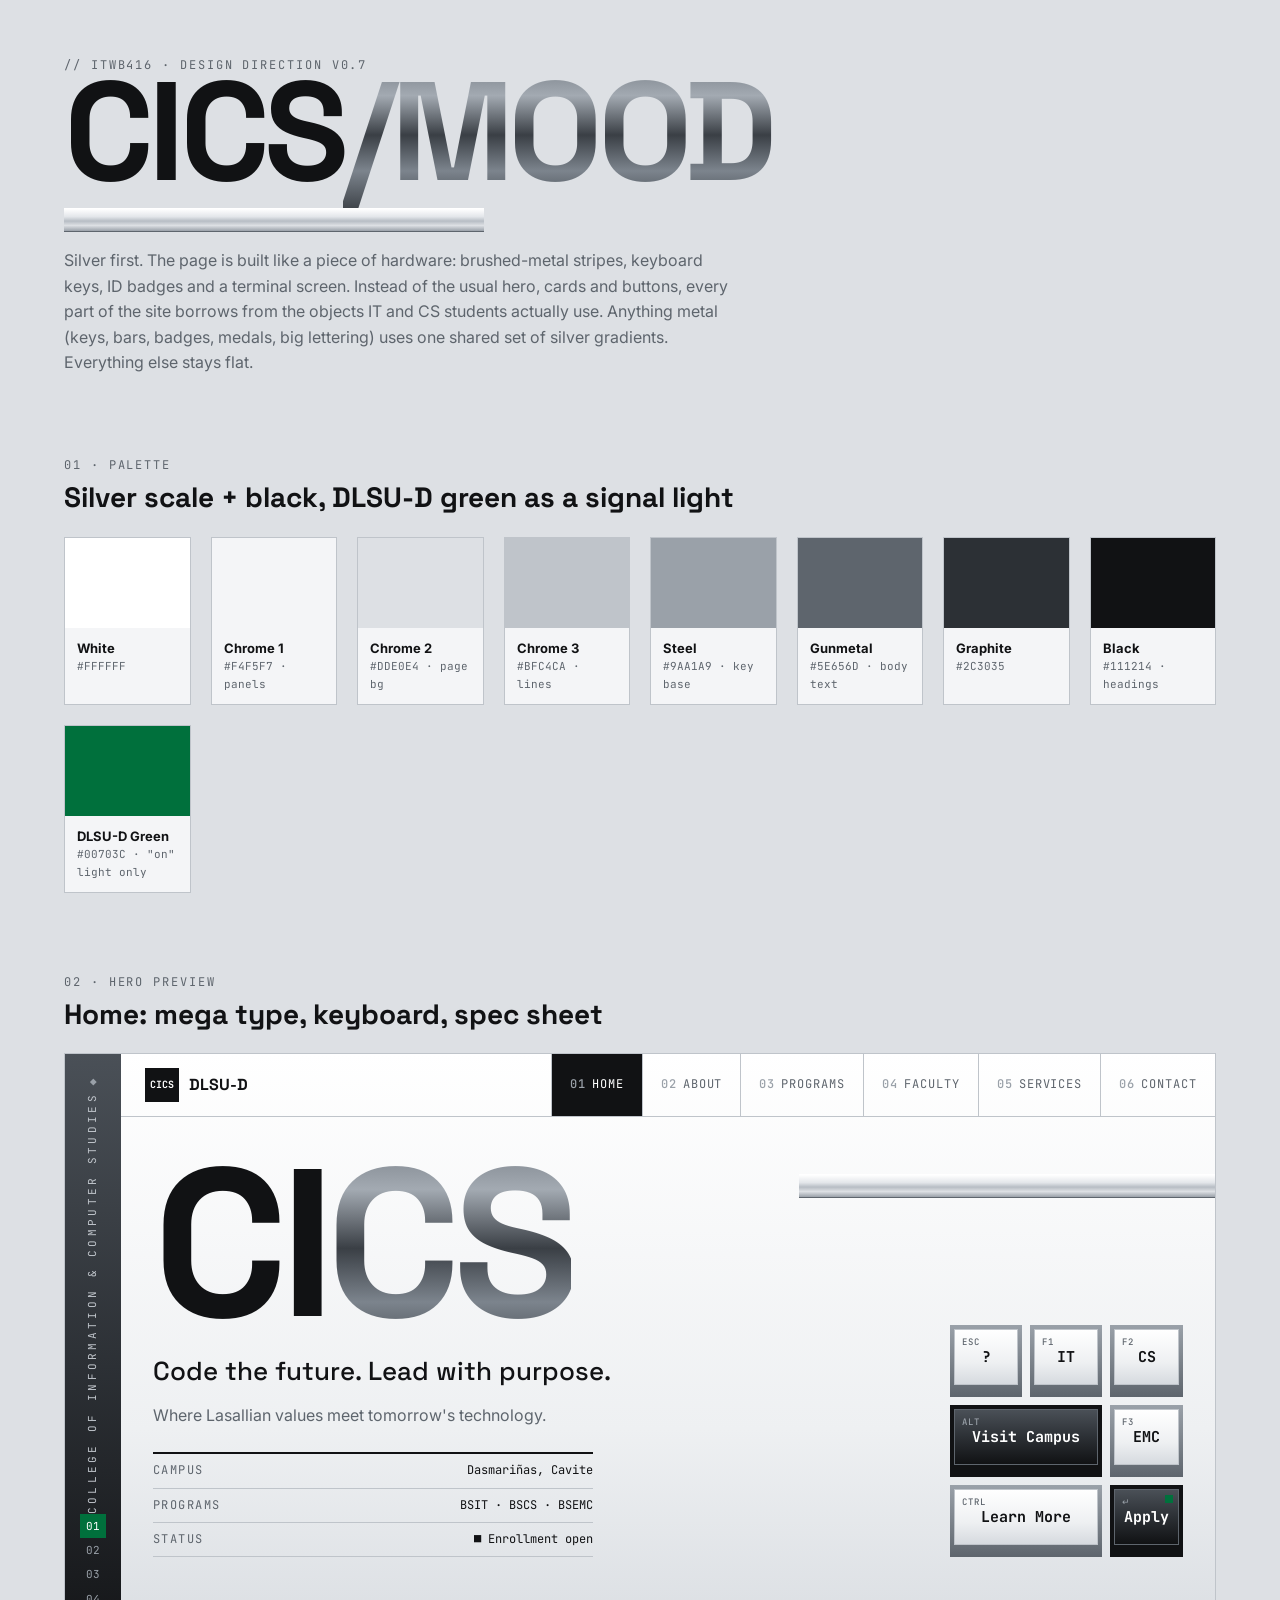
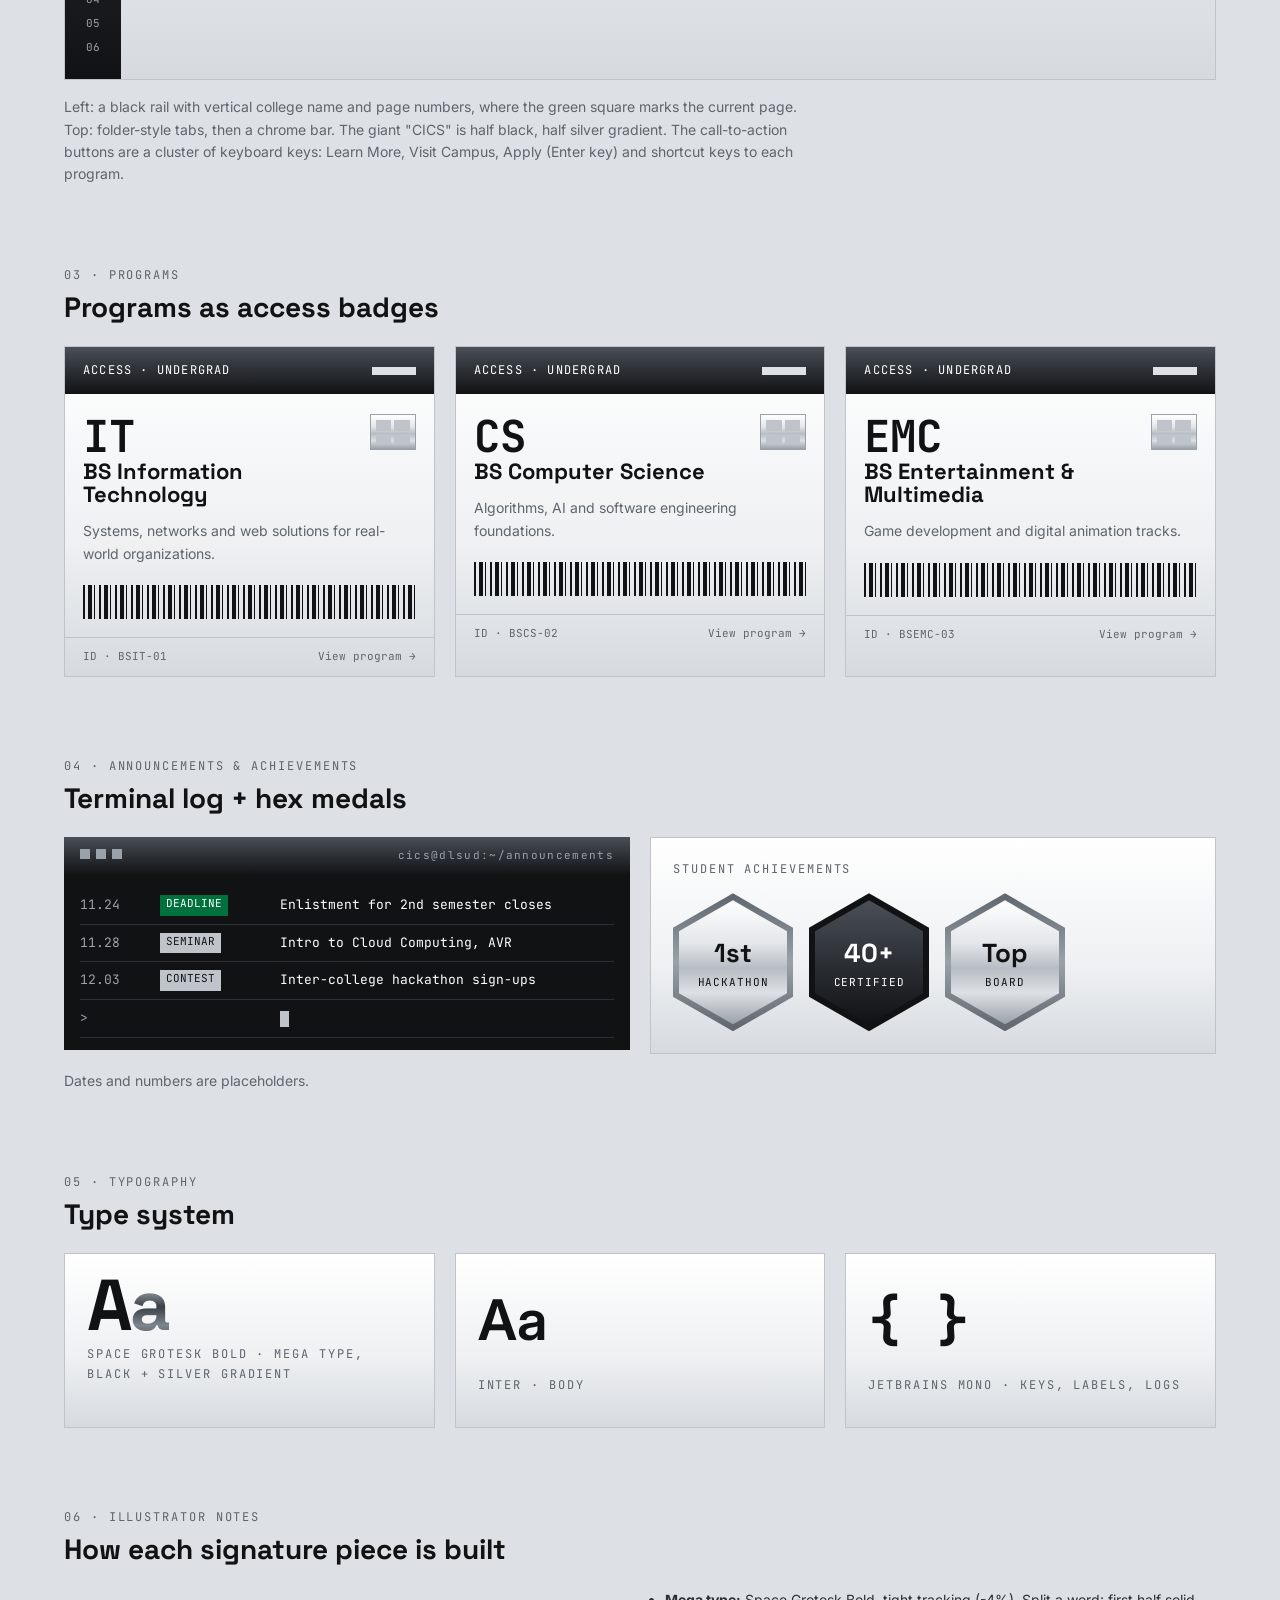
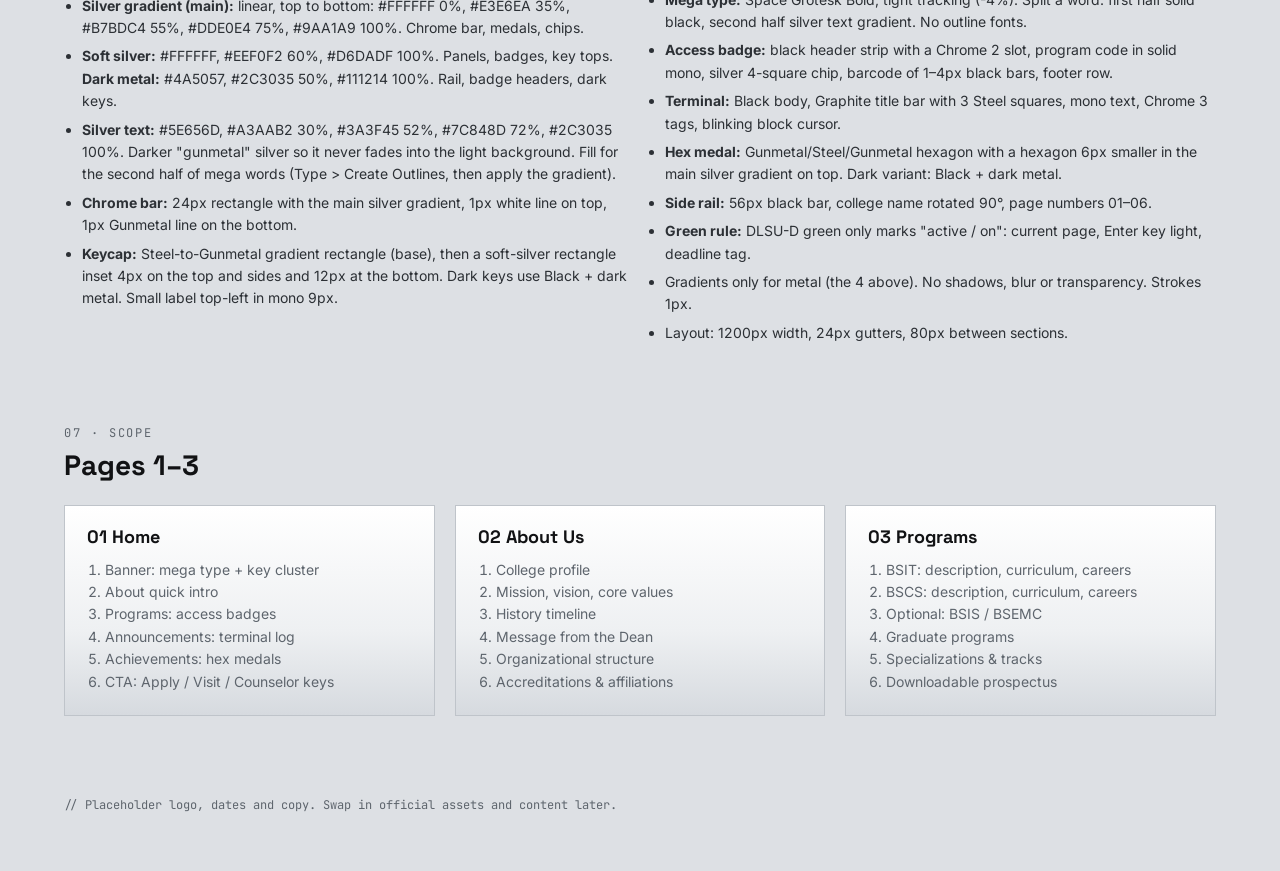
<file: design/moodboard.html>
<!doctype html>
<html lang="en">
<head>
<meta charset="utf-8">
<meta name="viewport" content="width=device-width, initial-scale=1">
<title>CICS Mood Board</title>
<link rel="preconnect" href="https://fonts.googleapis.com">
<link href="https://fonts.googleapis.com/css2?family=Space+Grotesk:wght@500;700&family=Inter:wght@400;600&family=JetBrains+Mono:wght@500;700&display=swap" rel="stylesheet">
<style>
  /* Flat colors + one set of silver gradients for anything metal. */
  :root{
    --chrome-1:#F4F5F7; --chrome-2:#DDE0E4; --chrome-3:#BFC4CA; --steel:#9AA1A9;
    --gunmetal:#5E656D; --graphite:#2C3035; --black:#111214; --white:#FFFFFF; --dlsud:#00703C;
    /* Silver gradients: the only gradients allowed. Same stops every time so they're easy to rebuild in Illustrator */
    --metal:linear-gradient(180deg,#FFFFFF 0%,#E3E6EA 35%,#B7BDC4 55%,#DDE0E4 75%,#9AA1A9 100%);
    --metal-soft:linear-gradient(180deg,#FFFFFF 0%,#EEF0F2 60%,#D6DADF 100%);
    --metal-dark:linear-gradient(180deg,#4A5057 0%,#2C3035 50%,#111214 100%);
    --metal-text:linear-gradient(180deg,#5E656D 0%,#A3AAB2 30%,#3A3F45 52%,#7C848D 72%,#2C3035 100%);
    --f-head:'Space Grotesk',sans-serif; --f-body:'Inter',sans-serif; --f-mono:'JetBrains Mono',monospace;
  }
  *{box-sizing:border-box;margin:0;padding:0}
  body{background:var(--chrome-2);color:var(--black);font-family:var(--f-body);line-height:1.6}
  .wrap{max-width:1200px;margin:0 auto;padding:56px 24px}
  .tag{font-family:var(--f-mono);font-size:12px;letter-spacing:.16em;text-transform:uppercase;color:var(--gunmetal)}
  h1,h2,h3{font-family:var(--f-head);line-height:1.05}
  h2{font-size:28px;margin:8px 0 24px}
  section{margin-top:80px}
  .grid{display:grid;gap:20px}
  .g3{grid-template-columns:repeat(auto-fit,minmax(260px,1fr))}
  .g4{grid-template-columns:repeat(auto-fit,minmax(200px,1fr))}
  .lead{color:var(--gunmetal);max-width:680px;margin-top:16px}
  .note{font-size:14px;color:var(--gunmetal);max-width:760px;margin-top:16px}

  /* ===== Signature 1: chrome bar (silver gradient) ===== */
  .chrome{height:24px;background:var(--metal);border-top:1px solid var(--white);border-bottom:1px solid var(--gunmetal)}
  .chrome i{display:none}

  /* ===== Signature 2: mega type, black + silver gradient ===== */
  .mega{font-family:var(--f-head);font-weight:700;font-size:clamp(90px,17vw,210px);line-height:.82;letter-spacing:-.04em}
  .silver{background:var(--metal-text);-webkit-background-clip:text;background-clip:text;color:transparent}

  /* ===== Signature 3: keycaps (flat: base square + offset top face) ===== */
  .key{display:inline-grid;place-items:center;position:relative;min-width:72px;height:72px;padding:0 14px 8px;
    background:linear-gradient(180deg,#9AA1A9,#5E656D);font-family:var(--f-mono);font-weight:700;font-size:15px;color:var(--black);cursor:pointer;text-decoration:none;user-select:none}
  .key::before{content:"";position:absolute;inset:4px 4px 12px 4px;background:var(--metal-soft);border:1px solid var(--chrome-3);z-index:0}
  .key span{position:relative;z-index:1}
  .key.dark{background:var(--black);color:var(--white)}
  .key.dark::before{background:var(--metal-dark);border-color:var(--gunmetal)}
  .key.wide{min-width:150px}
  .key:hover::before{inset:8px 4px 8px 4px}
  .key .sub{position:absolute;z-index:1;top:10px;left:12px;font-size:9px;font-weight:500;color:var(--gunmetal);letter-spacing:.1em}
  .key.dark .sub{color:var(--steel)}
  .key.go::after{content:"";position:absolute;z-index:1;top:10px;right:10px;width:8px;height:8px;background:var(--dlsud)}

  /* ===== Hero mock ===== */
  .hero{display:grid;grid-template-columns:56px 1fr;background:var(--metal-soft);border:1px solid var(--chrome-3);overflow:hidden}
  .rail{background:var(--metal-dark);color:var(--steel);display:flex;flex-direction:column;align-items:center;justify-content:space-between;padding:20px 0;font-family:var(--f-mono);font-size:11px}
  .rail .v{writing-mode:vertical-rl;transform:rotate(180deg);letter-spacing:.3em;text-transform:uppercase;color:var(--chrome-3)}
  .rail ol{list-style:none;text-align:center;line-height:2.2}
  .rail li.on{color:var(--white);background:var(--dlsud);padding:0 6px}
  .stage{position:relative}
  .topnav{display:flex;justify-content:space-between;align-items:stretch;border-bottom:1px solid var(--chrome-3)}
  .brand{display:flex;align-items:center;gap:10px;padding:14px 24px;font-family:var(--f-head);font-weight:700}
  .brand i{width:34px;height:34px;background:var(--black);color:var(--white);display:grid;place-items:center;font-style:normal;font-family:var(--f-mono);font-size:10px}
  .tabs{display:flex;font-family:var(--f-mono);font-size:12px;text-transform:uppercase;letter-spacing:.08em}
  .tabs a{padding:0 18px;display:flex;align-items:center;border-left:1px solid var(--chrome-3);color:var(--gunmetal)}
  .tabs a b{color:var(--steel);font-weight:500;margin-right:6px}
  .tabs a.on{background:var(--black);color:var(--white)}
  .stage .content{display:grid;grid-template-columns:1.25fr 1fr;gap:24px;padding:40px 32px 32px}
  .stage .tagline{font-family:var(--f-head);font-size:26px;font-weight:500;margin:22px 0 10px;max-width:520px}
  .stage p.body{color:var(--gunmetal);max-width:500px}
  .spec{margin-top:24px;border-top:2px solid var(--black);font-family:var(--f-mono);font-size:12px;max-width:440px}
  .spec div{display:flex;justify-content:space-between;padding:7px 0;border-bottom:1px solid var(--chrome-3)}
  .spec span:first-child{color:var(--gunmetal);text-transform:uppercase;letter-spacing:.12em}
  .keys{display:grid;grid-template-columns:repeat(3,auto);gap:8px;align-content:end;justify-content:end}
  .keys .wide{grid-column:span 2}
  .stage .chrome{position:absolute;right:0;top:120px;width:38%}
  @media (max-width:860px){.stage .content{grid-template-columns:1fr}.keys{justify-content:start}.tabs a:not(.on){display:none}.stage .chrome{display:none}}

  /* ===== Program "access badge" cards ===== */
  .badge{background:var(--metal-soft);border:1px solid var(--chrome-3);position:relative}
  .badge .head{background:var(--metal-dark);color:var(--white);padding:14px 18px;display:flex;justify-content:space-between;align-items:center;font-family:var(--f-mono);font-size:12px;letter-spacing:.1em}
  .badge .slot{width:44px;height:8px;background:var(--chrome-2)}
  .badge .bd{padding:20px 18px;display:grid;grid-template-columns:1fr auto;gap:14px}
  .badge h3{font-size:22px}
  .badge .code{font-family:var(--f-mono);font-size:44px;font-weight:700;line-height:1;color:var(--black)}
  .chip{width:46px;height:36px;background:var(--metal);border:1px solid var(--steel);display:grid;grid-template-columns:1fr 1fr;gap:3px;padding:5px}
  .chip i{background:var(--chrome-3)}
  .badge p{grid-column:1/-1;color:var(--gunmetal);font-size:14px}
  .barcode{height:34px;margin:0 18px 18px;background:repeating-linear-gradient(90deg,var(--black) 0 2px,transparent 2px 5px,var(--black) 5px 9px,transparent 9px 11px,var(--black) 11px 12px,transparent 12px 16px)}
  .badge .foot{display:flex;justify-content:space-between;padding:10px 18px;border-top:1px solid var(--chrome-3);font-family:var(--f-mono);font-size:11px;color:var(--gunmetal)}

  /* ===== Announcements as terminal log ===== */
  .term{background:var(--black);color:var(--chrome-3);font-family:var(--f-mono);font-size:13px}
  .term .bar{display:flex;justify-content:space-between;padding:10px 16px;background:var(--metal-dark);color:var(--steel);font-size:11px;letter-spacing:.12em}
  .term .bar i{display:inline-block;width:10px;height:10px;background:var(--steel);margin-right:6px}
  .term ul{list-style:none;padding:12px 16px}
  .term li{display:grid;grid-template-columns:70px 110px 1fr;gap:10px;padding:8px 0;border-bottom:1px solid var(--graphite)}
  .term .d{color:var(--steel)} .term .t{color:var(--white)}
  .term .k{color:var(--black);background:var(--chrome-3);padding:0 6px;justify-self:start;font-size:11px}
  .term .k.g{background:var(--dlsud);color:var(--white)}
  .term .cur{display:inline-block;width:9px;height:16px;background:var(--chrome-3);vertical-align:middle}
  @media (max-width:640px){.term li{grid-template-columns:60px 1fr}.term li .t{grid-column:1/-1}}

  /* ===== Achievement hex medals ===== */
  .hex{width:120px;height:138px;clip-path:polygon(50% 0,100% 25%,100% 75%,50% 100%,0 75%,0 25%);background:linear-gradient(180deg,#5E656D,#9AA1A9 50%,#5E656D);display:grid;place-items:center}
  .hex div{width:108px;height:124px;clip-path:inherit;background:var(--metal);display:grid;place-items:center;text-align:center;font-family:var(--f-mono);font-size:11px;letter-spacing:.08em}
  .hex b{display:block;font-family:var(--f-head);font-size:26px;letter-spacing:0}
  .hex.dark{background:var(--black)} .hex.dark div{background:var(--metal-dark);color:var(--white)}
  .medals{display:flex;gap:16px;flex-wrap:wrap}

  /* swatches */
  .sw{background:var(--chrome-1);border:1px solid var(--chrome-3)}
  .sw div{height:90px}
  .sw p{padding:10px 12px;font-family:var(--f-mono);font-size:11px;color:var(--gunmetal)}
  .sw b{display:block;font-family:var(--f-body);font-size:13px;color:var(--black)}
  .g8{grid-template-columns:repeat(auto-fit,minmax(120px,1fr))}

  .panel{background:var(--metal-soft);border:1px solid var(--chrome-3);padding:22px}
  .rules{columns:2;column-gap:32px;color:var(--graphite);font-size:14px;padding-left:18px}
  .rules li{margin:6px 0;break-inside:avoid}
  @media (max-width:640px){.rules{columns:1}}
  .sitemap h3{font-size:18px;margin-bottom:12px}
  .sitemap ol{padding-left:18px;color:var(--gunmetal);font-size:14px}
  footer{margin-top:80px;font-family:var(--f-mono);font-size:12px;color:var(--gunmetal)}
</style>
</head>
<body>
<div class="wrap">

  <p class="tag">// ITWB416 · Design direction v0.7</p>
  <h1 class="mega" style="font-size:clamp(64px,12vw,140px)">CICS<span class="silver">/MOOD</span></h1>
  <div class="chrome" style="max-width:420px;margin-top:18px"><i></i><i></i><i></i><i></i><i></i></div>
  <p class="lead">Silver first. The page is built like a piece of hardware: brushed-metal stripes, keyboard keys, ID badges and a terminal screen. Instead of the usual hero, cards and buttons, every part of the site borrows from the objects IT and CS students actually use. Anything metal (keys, bars, badges, medals, big lettering) uses one shared set of silver gradients. Everything else stays flat.</p>

  <section>
    <p class="tag">01 · Palette</p><h2>Silver scale + black, DLSU-D green as a signal light</h2>
    <div class="grid g8">
      <div class="sw"><div style="background:#FFFFFF"></div><p><b>White</b>#FFFFFF</p></div>
      <div class="sw"><div style="background:#F4F5F7"></div><p><b>Chrome 1</b>#F4F5F7 · panels</p></div>
      <div class="sw"><div style="background:#DDE0E4"></div><p><b>Chrome 2</b>#DDE0E4 · page bg</p></div>
      <div class="sw"><div style="background:#BFC4CA"></div><p><b>Chrome 3</b>#BFC4CA · lines</p></div>
      <div class="sw"><div style="background:#9AA1A9"></div><p><b>Steel</b>#9AA1A9 · key base</p></div>
      <div class="sw"><div style="background:#5E656D"></div><p><b>Gunmetal</b>#5E656D · body text</p></div>
      <div class="sw"><div style="background:#2C3035"></div><p><b>Graphite</b>#2C3035</p></div>
      <div class="sw"><div style="background:#111214"></div><p><b>Black</b>#111214 · headings</p></div>
      <div class="sw"><div style="background:#00703C"></div><p><b>DLSU-D Green</b>#00703C · "on" light only</p></div>
    </div>
  </section>

  <section>
    <p class="tag">02 · Hero preview</p><h2>Home: mega type, keyboard, spec sheet</h2>
    <div class="hero">
      <aside class="rail">
        <span>◆</span>
        <span class="v">College of Information &amp; Computer Studies</span>
        <ol><li class="on">01</li><li>02</li><li>03</li><li>04</li><li>05</li><li>06</li></ol>
      </aside>
      <div class="stage">
        <div class="topnav">
          <div class="brand"><i>CICS</i>DLSU-D</div>
          <nav class="tabs"><a class="on"><b>01</b>Home</a><a><b>02</b>About</a><a><b>03</b>Programs</a><a><b>04</b>Faculty</a><a><b>05</b>Services</a><a><b>06</b>Contact</a></nav>
        </div>
        <div class="chrome"><i></i><i></i><i></i><i></i><i></i></div>
        <div class="content">
          <div>
            <div class="mega">CI<span class="silver">CS</span></div>
            <p class="tagline">Code the future. Lead with purpose.</p>
            <p class="body">Where Lasallian values meet tomorrow's technology.</p>
            <div class="spec">
              <div><span>Campus</span><span>Dasmariñas, Cavite</span></div>
              <div><span>Programs</span><span>BSIT · BSCS · BSEMC</span></div>
              <div><span>Status</span><span>■ Enrollment open</span></div>
            </div>
          </div>
          <div class="keys">
            <a class="key"><span class="sub">ESC</span><span>?</span></a>
            <a class="key"><span class="sub">F1</span><span>IT</span></a>
            <a class="key"><span class="sub">F2</span><span>CS</span></a>
            <a class="key dark wide"><span class="sub">ALT</span><span>Visit Campus</span></a>
            <a class="key"><span class="sub">F3</span><span>EMC</span></a>
            <a class="key wide"><span class="sub">CTRL</span><span>Learn More</span></a>
            <a class="key dark go"><span class="sub">↵</span><span>Apply</span></a>
          </div>
        </div>
      </div>
    </div>
    <p class="note">Left: a black rail with vertical college name and page numbers, where the green square marks the current page. Top: folder-style tabs, then a chrome bar. The giant "CICS" is half black, half silver gradient. The call-to-action buttons are a cluster of keyboard keys: Learn More, Visit Campus, Apply (Enter key) and shortcut keys to each program.</p>
  </section>

  <section>
    <p class="tag">03 · Programs</p><h2>Programs as access badges</h2>
    <div class="grid g3">
      <div class="badge"><div class="head"><span>ACCESS · UNDERGRAD</span><span class="slot"></span></div>
        <div class="bd"><div><span class="code">IT</span><h3>BS Information Technology</h3></div><div class="chip"><i></i><i></i><i></i><i></i></div>
        <p>Systems, networks and web solutions for real-world organizations.</p></div>
        <div class="barcode"></div><div class="foot"><span>ID · BSIT-01</span><span>View program →</span></div></div>
      <div class="badge"><div class="head"><span>ACCESS · UNDERGRAD</span><span class="slot"></span></div>
        <div class="bd"><div><span class="code">CS</span><h3>BS Computer Science</h3></div><div class="chip"><i></i><i></i><i></i><i></i></div>
        <p>Algorithms, AI and software engineering foundations.</p></div>
        <div class="barcode"></div><div class="foot"><span>ID · BSCS-02</span><span>View program →</span></div></div>
      <div class="badge"><div class="head"><span>ACCESS · UNDERGRAD</span><span class="slot"></span></div>
        <div class="bd"><div><span class="code">EMC</span><h3>BS Entertainment &amp; Multimedia</h3></div><div class="chip"><i></i><i></i><i></i><i></i></div>
        <p>Game development and digital animation tracks.</p></div>
        <div class="barcode"></div><div class="foot"><span>ID · BSEMC-03</span><span>View program →</span></div></div>
    </div>
  </section>

  <section>
    <p class="tag">04 · Announcements & achievements</p><h2>Terminal log + hex medals</h2>
    <div class="grid" style="grid-template-columns:repeat(auto-fit,minmax(320px,1fr));align-items:start">
      <div class="term">
        <div class="bar"><span><i></i><i></i><i></i></span><span>cics@dlsud:~/announcements</span></div>
        <ul>
          <li><span class="d">11.24</span><span class="k g">DEADLINE</span><span class="t">Enlistment for 2nd semester closes</span></li>
          <li><span class="d">11.28</span><span class="k">SEMINAR</span><span class="t">Intro to Cloud Computing, AVR</span></li>
          <li><span class="d">12.03</span><span class="k">CONTEST</span><span class="t">Inter-college hackathon sign-ups</span></li>
          <li><span class="d">&gt;</span><span></span><span class="t"><span class="cur"></span></span></li>
        </ul>
      </div>
      <div class="panel">
        <p class="tag" style="margin-bottom:14px">Student achievements</p>
        <div class="medals">
          <div class="hex"><div><span><b>1st</b>HACKATHON</span></div></div>
          <div class="hex dark"><div><span><b>40+</b>CERTIFIED</span></div></div>
          <div class="hex"><div><span><b>Top</b>BOARD</span></div></div>
        </div>
      </div>
    </div>
    <p class="note">Dates and numbers are placeholders.</p>
  </section>

  <section>
    <p class="tag">05 · Typography</p><h2>Type system</h2>
    <div class="grid g3">
      <div class="panel"><div class="mega" style="font-size:72px">A<span class="silver">a</span></div><p class="tag" style="margin:10px 0">Space Grotesk Bold · mega type, black + silver gradient</p></div>
      <div class="panel"><div style="font-size:56px;font-weight:600">Aa</div><p class="tag" style="margin:10px 0">Inter · body</p></div>
      <div class="panel"><div style="font-family:var(--f-mono);font-size:56px;font-weight:700">{ }</div><p class="tag" style="margin:10px 0">JetBrains Mono · keys, labels, logs</p></div>
    </div>
  </section>

  <section>
    <p class="tag">06 · Illustrator notes</p><h2>How each signature piece is built</h2>
    <ul class="rules">
      <li><b>Silver gradient (main):</b> linear, top to bottom: #FFFFFF 0%, #E3E6EA 35%, #B7BDC4 55%, #DDE0E4 75%, #9AA1A9 100%. Chrome bar, medals, chips.</li>
      <li><b>Soft silver:</b> #FFFFFF, #EEF0F2 60%, #D6DADF 100%. Panels, badges, key tops. <b>Dark metal:</b> #4A5057, #2C3035 50%, #111214 100%. Rail, badge headers, dark keys.</li>
      <li><b>Silver text:</b> #5E656D, #A3AAB2 30%, #3A3F45 52%, #7C848D 72%, #2C3035 100%. Darker &quot;gunmetal&quot; silver so it never fades into the light background. Fill for the second half of mega words (Type &gt; Create Outlines, then apply the gradient).</li>
      <li><b>Chrome bar:</b> 24px rectangle with the main silver gradient, 1px white line on top, 1px Gunmetal line on the bottom.</li>
      <li><b>Keycap:</b> Steel-to-Gunmetal gradient rectangle (base), then a soft-silver rectangle inset 4px on the top and sides and 12px at the bottom. Dark keys use Black + dark metal. Small label top-left in mono 9px.</li>
      <li><b>Mega type:</b> Space Grotesk Bold, tight tracking (-4%). Split a word: first half solid black, second half silver text gradient. No outline fonts.</li>
      <li><b>Access badge:</b> black header strip with a Chrome 2 slot, program code in solid mono, silver 4-square chip, barcode of 1–4px black bars, footer row.</li>
      <li><b>Terminal:</b> Black body, Graphite title bar with 3 Steel squares, mono text, Chrome 3 tags, blinking block cursor.</li>
      <li><b>Hex medal:</b> Gunmetal/Steel/Gunmetal hexagon with a hexagon 6px smaller in the main silver gradient on top. Dark variant: Black + dark metal.</li>
      <li><b>Side rail:</b> 56px black bar, college name rotated 90°, page numbers 01–06.</li>
      <li><b>Green rule:</b> DLSU-D green only marks "active / on": current page, Enter key light, deadline tag.</li>
      <li>Gradients only for metal (the 4 above). No shadows, blur or transparency. Strokes 1px.</li>
      <li>Layout: 1200px width, 24px gutters, 80px between sections.</li>
    </ul>
  </section>

  <section class="sitemap">
    <p class="tag">07 · Scope</p><h2>Pages 1–3</h2>
    <div class="grid g3">
      <div class="panel"><h3>01 Home</h3><ol><li>Banner: mega type + key cluster</li><li>About quick intro</li><li>Programs: access badges</li><li>Announcements: terminal log</li><li>Achievements: hex medals</li><li>CTA: Apply / Visit / Counselor keys</li></ol></div>
      <div class="panel"><h3>02 About Us</h3><ol><li>College profile</li><li>Mission, vision, core values</li><li>History timeline</li><li>Message from the Dean</li><li>Organizational structure</li><li>Accreditations & affiliations</li></ol></div>
      <div class="panel"><h3>03 Programs</h3><ol><li>BSIT: description, curriculum, careers</li><li>BSCS: description, curriculum, careers</li><li>Optional: BSIS / BSEMC</li><li>Graduate programs</li><li>Specializations & tracks</li><li>Downloadable prospectus</li></ol></div>
    </div>
  </section>

  <footer>// Placeholder logo, dates and copy. Swap in official assets and content later.</footer>
</div>
</body>
</html>
</file>
<file: css/style.css>
/* =========================================================
   CICS · DLSU-D  —  Shared stylesheet (pages 01–06)
   Design direction v0.7 (see design/moodboard.html)
   Silver/black "hardware" look. Gradients only for metal.
   ========================================================= */

:root{
  /* Silver scale */
  --white:#FFFFFF;
  --chrome-1:#F4F5F7;
  --chrome-2:#DDE0E4;
  --chrome-3:#BFC4CA;
  --steel:#9AA1A9;
  --gunmetal:#5E656D;
  --graphite:#2C3035;
  --black:#111214;
  --dlsud:#00703C;          /* "on" signal light only */

  /* Metal gradients */
  --metal:linear-gradient(180deg,#FFFFFF 0%,#E3E6EA 35%,#B7BDC4 55%,#DDE0E4 75%,#9AA1A9 100%);
  --metal-soft:linear-gradient(180deg,#FFFFFF 0%,#EEF0F2 60%,#D6DADF 100%);
  --metal-dark:linear-gradient(180deg,#4A5057 0%,#2C3035 50%,#111214 100%);
  --metal-text:linear-gradient(180deg,#5E656D 0%,#A3AAB2 30%,#3A3F45 52%,#7C848D 72%,#2C3035 100%);
  --metal-text-light:linear-gradient(180deg,#FFFFFF 0%,#DDE0E4 40%,#9AA1A9 60%,#F4F5F7 100%);

  /* Type */
  --f-head:'Space Grotesk',system-ui,sans-serif;
  --f-body:'Inter',system-ui,sans-serif;
  --f-mono:'JetBrains Mono',ui-monospace,monospace;

  /* Layout */
  --rail:56px;
  --max:1200px;
  --gutter:24px;
  --section:96px;
}

*,*::before,*::after{box-sizing:border-box}
html{scroll-behavior:smooth;scroll-padding-top:96px}
body{margin:0;background:var(--chrome-2);color:var(--black);font-family:var(--f-body);line-height:1.65;font-size:16px}
img{max-width:100%;display:block}
a{color:inherit}
h1,h2,h3,h4{font-family:var(--f-head);line-height:1.1;margin:0}
p{margin:0}
ul,ol{margin:0}
:focus-visible{outline:2px solid var(--dlsud);outline-offset:3px}
.sr-only{position:absolute;width:1px;height:1px;overflow:hidden;clip:rect(0 0 0 0);white-space:nowrap}

/* ---------- Utilities ---------- */
.container{max-width:var(--max);margin:0 auto;padding:0 var(--gutter)}
.tag{font-family:var(--f-mono);font-size:12px;letter-spacing:.16em;text-transform:uppercase;color:var(--gunmetal)}
.chev{font-family:var(--f-mono);font-size:12px;letter-spacing:.2em;color:var(--steel)}
.muted{color:var(--gunmetal)}
.silver{background:var(--metal-text);-webkit-background-clip:text;background-clip:text;color:transparent}
.silver-light{background:var(--metal-text-light);-webkit-background-clip:text;background-clip:text;color:transparent}
.placeholder{background:var(--chrome-3);color:var(--graphite);font-family:var(--f-mono);font-size:.85em;padding:0 6px}

/* ---------- Shell: side rail + main ---------- */
.shell{display:grid;grid-template-columns:var(--rail) 1fr;min-height:100vh}
.rail{position:sticky;top:0;height:100vh;background:var(--metal-dark);color:var(--steel);
  display:flex;flex-direction:column;align-items:center;justify-content:space-between;padding:20px 0;
  font-family:var(--f-mono);font-size:11px;z-index:30}
.rail .mark{width:14px;height:14px;background:var(--metal);transform:rotate(45deg)}
.rail .v{writing-mode:vertical-rl;transform:rotate(180deg);letter-spacing:.3em;text-transform:uppercase;color:var(--chrome-3);white-space:nowrap}
.rail ol{list-style:none;padding:0;text-align:center;line-height:2.3}
.rail a{text-decoration:none;color:var(--steel);padding:0 6px}
.rail a:hover{color:var(--white)}
.rail a[aria-current="page"]{color:var(--white);background:var(--dlsud)}
.main{min-width:0}

/* ---------- Header / nav ---------- */
.site-header{position:sticky;top:0;z-index:20;background:var(--metal-soft);border-bottom:1px solid var(--chrome-3)}
.nav{display:flex;justify-content:space-between;align-items:stretch;min-height:64px}
.brand{display:flex;align-items:center;gap:12px;padding:0 var(--gutter);text-decoration:none;font-family:var(--f-head);font-weight:700;line-height:1.1}
.brand .logo{width:38px;height:41px;display:block;flex:none}
/* Header shield: two colours that follow the theme */
:root{--logo-ink:var(--black);--logo-paper:#FFFFFF}
html[data-theme="dark"]{--logo-ink:#E8EAED;--logo-paper:#141619}
html[data-theme="green"]{--logo-ink:#00703C;--logo-paper:#FFFFFF}
.logo .ink{fill:var(--logo-ink)}
.logo .paper{fill:var(--logo-paper)}
.logo .trace{stroke:var(--logo-paper)}
.logo :is(.ink,.paper,.trace){transition:fill .3s,stroke .3s}
.brand small{display:block;font-family:var(--f-mono);font-weight:500;font-size:10px;letter-spacing:.14em;color:var(--gunmetal);text-transform:uppercase}
.tabs{display:flex;list-style:none;padding:0;font-family:var(--f-mono);font-size:12px;text-transform:uppercase;letter-spacing:.08em}
.tabs li{display:flex}
.tabs a{display:flex;align-items:center;padding:0 18px;border-left:1px solid var(--chrome-3);color:var(--gunmetal);text-decoration:none;transition:background .2s,color .2s}
.tabs a b{color:var(--steel);font-weight:500;margin-right:6px}
.tabs a:hover{background:var(--chrome-1);color:var(--black)}
.tabs a[aria-current="page"]{background:var(--metal-dark);color:var(--white);box-shadow:inset 0 -3px 0 var(--dlsud)}
.tabs a[aria-current="page"] b{color:var(--chrome-3)}
.menu-toggle,.menu-btn{display:none}
.chrome{height:24px;background:var(--metal);border-top:1px solid var(--white);border-bottom:1px solid var(--gunmetal)}
.chrome.thin{height:10px}

/* ---------- Keycaps (buttons) ---------- */
/* The whole cap (walls, face and legend) moves as one piece. The shadow
   underneath is the gap to the board: it shrinks as the key goes down. */
.key{display:inline-grid;place-items:center;position:relative;min-width:76px;height:76px;padding:0 18px 8px;
  background:linear-gradient(180deg,#C3C8CE 0%,#9AA1A9 18%,#7C848D 70%,#5E656D 100%);border-radius:3px;
  font-family:var(--f-mono);font-weight:700;font-size:15px;color:var(--black);text-decoration:none;user-select:none;
  box-shadow:0 5px 0 #3A3F45,0 8px 14px rgba(17,18,20,.28);
  transition:transform .08s ease-out,box-shadow .08s ease-out}
.key::before{content:"";position:absolute;inset:3px 5px 10px 5px;border-radius:2px;
  background:radial-gradient(ellipse at 50% 35%,#FFFFFF 0%,#F1F3F5 55%,#E2E5E9 100%);
  border:1px solid var(--chrome-3);box-shadow:inset 0 -2px 0 rgba(94,101,109,.18),inset 0 1px 0 #FFFFFF;
  transition:background .08s}
.key > *{position:relative;z-index:1}
.key > .sr-only{position:absolute}
.key .sub{position:absolute;top:9px;left:12px;font-size:9px;font-weight:500;color:var(--gunmetal);letter-spacing:.1em}
.key:hover{transform:translateY(2px);box-shadow:0 3px 0 #3A3F45,0 5px 9px rgba(17,18,20,.24)}
.key:active{transform:translateY(5px);box-shadow:0 0 0 #3A3F45,0 1px 3px rgba(17,18,20,.3)}
.key:active::before{background:radial-gradient(ellipse at 50% 35%,#F4F5F7 0%,#E3E6EA 60%,#D3D7DC 100%)}
.key.dark{background:linear-gradient(180deg,#4A5057 0%,#2C3035 25%,#1B1D20 100%);color:var(--white);box-shadow:0 5px 0 #000,0 8px 14px rgba(17,18,20,.35)}
.key.dark:hover{box-shadow:0 3px 0 #000,0 5px 9px rgba(17,18,20,.3)}
.key.dark:active{box-shadow:0 0 0 #000,0 1px 3px rgba(17,18,20,.35)}
.key.dark::before{background:radial-gradient(ellipse at 50% 35%,#4A5057 0%,#33383E 60%,#24282C 100%);border-color:#4A5057;box-shadow:inset 0 -2px 0 rgba(0,0,0,.3),inset 0 1px 0 rgba(255,255,255,.12)}
.key.dark:active::before{background:radial-gradient(ellipse at 50% 35%,#3A3F45 0%,#2A2E33 60%,#1E2125 100%)}
.key.dark .sub{color:var(--steel)}
.key.wide{min-width:164px}
.key.go::after{content:"";position:absolute;z-index:1;top:10px;right:10px;width:8px;height:8px;background:var(--dlsud)}
.key.sm{height:68px;min-width:72px;padding:18px 14px 10px;font-size:13px}
.key.sm .sub{top:8px;left:10px}
.keys{display:flex;flex-wrap:wrap;gap:8px}

/* Plain text link with arrow */
.link{font-family:var(--f-mono);font-size:13px;font-weight:700;text-decoration:none;letter-spacing:.06em;text-transform:uppercase;border-bottom:2px solid var(--black);padding-bottom:2px}
.link:hover{border-color:var(--dlsud)}

/* ---------- Sections ---------- */
.section{padding:var(--section) 0}
.section.alt{background:var(--chrome-1)}
.section.dark{background:var(--metal-dark);color:var(--white)}
.section.dark .muted,.section.dark .tag{color:var(--steel)}
.sh{display:flex;align-items:center;gap:14px;margin-bottom:12px}
.sh .num{font-family:var(--f-mono);font-size:13px;background:var(--metal-dark);color:var(--white);padding:4px 10px}
.sh h2{font-size:clamp(26px,3.4vw,36px)}
.sh .line{flex:1;height:1px;background:var(--chrome-3);min-width:24px}
.sh .tick{width:28px;height:6px;background:var(--metal);border:1px solid var(--steel)}
.section.dark .sh .num{background:var(--metal);color:var(--black)}
.section.dark .sh .line{background:var(--gunmetal)}
.intro{max-width:720px;color:var(--gunmetal);margin-bottom:40px}
.section.dark .intro{color:var(--chrome-3)}

.grid{display:grid;gap:20px}
.g2{grid-template-columns:repeat(auto-fit,minmax(min(100%,420px),1fr))}
.g3{grid-template-columns:repeat(auto-fit,minmax(min(100%,280px),1fr))}
.g4{grid-template-columns:repeat(auto-fit,minmax(min(100%,220px),1fr))}

.panel{background:var(--metal-soft);border:1px solid var(--chrome-3);padding:28px}
.panel h3{font-size:22px;margin-bottom:10px}
.panel.dark{background:var(--metal-dark);border-color:var(--black);color:var(--white)}
.panel.dark .muted{color:var(--chrome-3)}

/* Spec sheet */
.spec{border-top:2px solid var(--black);font-family:var(--f-mono);font-size:13px}
.spec div{display:flex;justify-content:space-between;gap:16px;padding:9px 0;border-bottom:1px solid var(--chrome-3)}
.spec dt,.spec span:first-child{color:var(--gunmetal);text-transform:uppercase;letter-spacing:.12em;font-size:12px}
.spec dd{margin:0;text-align:right}
.spec .on::before{content:"";display:inline-block;width:8px;height:8px;background:var(--dlsud);margin-right:8px}

/* ---------- Mega type / heroes ---------- */
.mega{font-family:var(--f-head);font-weight:700;font-size:clamp(84px,15vw,200px);line-height:.82;letter-spacing:-.045em}
.hero{background:var(--metal-soft);border-bottom:1px solid var(--chrome-3)}
.hero .container{display:grid;grid-template-columns:1.3fr 1fr;gap:40px;padding-top:64px;padding-bottom:64px;align-items:end}
.hero .tagline{font-family:var(--f-head);font-size:clamp(22px,2.6vw,30px);font-weight:500;margin:28px 0 10px}
.hero .lede{color:var(--gunmetal);max-width:520px;margin-bottom:28px}
.hero .spec{max-width:460px}
.hero-keys{display:grid;grid-template-columns:repeat(3,auto);gap:8px;justify-content:end}
.hero-keys .wide{grid-column:span 2}

/* Inner page hero */
.page-hero{background:var(--metal-soft);border-bottom:1px solid var(--chrome-3)}
.page-hero .container{padding-top:56px;padding-bottom:56px;display:grid;grid-template-columns:1fr auto;gap:32px;align-items:end}
.page-hero .mega{font-size:clamp(64px,11vw,150px)}
.crumb{font-family:var(--f-mono);font-size:12px;color:var(--gunmetal);margin-bottom:18px;letter-spacing:.08em}
.crumb a{text-decoration:none}
.crumb a:hover{text-decoration:underline}
.page-hero p.lede{max-width:520px;color:var(--gunmetal);margin-top:20px}
.jump{display:flex;flex-wrap:wrap;gap:8px;justify-content:flex-end;max-width:380px}

/* ---------- Access badges (program cards) ---------- */
.badge{display:flex;flex-direction:column;background:var(--metal-soft);border:1px solid var(--chrome-3);text-decoration:none;transition:transform .2s,border-color .2s}
a.badge:hover{transform:translateY(-4px);border-color:var(--black)}
.badge .head{background:var(--metal-dark);color:var(--white);padding:14px 18px;display:flex;justify-content:space-between;align-items:center;font-family:var(--f-mono);font-size:12px;letter-spacing:.1em}
.badge .slot{width:44px;height:8px;background:var(--chrome-2)}
.badge .bd{padding:22px 18px;display:grid;grid-template-columns:1fr auto;gap:14px;flex:1}
.badge .code{display:block;font-family:var(--f-mono);font-size:46px;font-weight:700;line-height:1;margin-bottom:6px}
.badge h3{font-size:21px}
.badge p{grid-column:1/-1;color:var(--gunmetal);font-size:14px}
.chip{width:46px;height:36px;background:var(--metal);border:1px solid var(--steel);display:grid;grid-template-columns:1fr 1fr;gap:3px;padding:5px}
.chip i{background:var(--chrome-3)}
.barcode{height:34px;margin:0 18px 18px;background:repeating-linear-gradient(90deg,var(--black) 0 2px,transparent 2px 5px,var(--black) 5px 9px,transparent 9px 11px,var(--black) 11px 12px,transparent 12px 16px)}
.badge .foot{display:flex;justify-content:space-between;padding:10px 18px;border-top:1px solid var(--chrome-3);font-family:var(--f-mono);font-size:11px;color:var(--gunmetal)}

/* ---------- Terminal ---------- */
.term{background:var(--black);color:var(--chrome-3);font-family:var(--f-mono);font-size:13px;border:1px solid var(--graphite)}
.term .bar{display:flex;justify-content:space-between;align-items:center;padding:10px 16px;background:var(--metal-dark);color:var(--steel);font-size:11px;letter-spacing:.12em}
.term .bar i{display:inline-block;width:10px;height:10px;background:var(--steel);margin-right:6px}
.term ul{list-style:none;padding:12px 18px}
.term li{display:grid;grid-template-columns:64px 110px 1fr auto;gap:12px;align-items:center;padding:12px 0;border-bottom:1px solid var(--graphite)}
.term li:last-child{border-bottom:0}
.term .d{color:var(--steel)}
.term .t{color:var(--white)}
.term .t small{display:block;color:var(--steel);font-size:12px}
.term .k{color:var(--black);background:var(--chrome-3);padding:1px 6px;justify-self:start;font-size:11px}
.term .k.g{background:var(--dlsud);color:var(--white)}
.term a{color:var(--chrome-3)}
.term a:hover{color:var(--white)}
.cursor{display:inline-block;width:9px;height:16px;background:var(--chrome-3);vertical-align:middle;animation:blink 1s steps(1) infinite}
@keyframes blink{50%{opacity:0}}

/* ---------- Hex medals ---------- */
.medals{display:grid;grid-template-columns:repeat(auto-fit,minmax(150px,1fr));gap:24px}
.medal{text-align:center}
.hex{width:130px;height:150px;margin:0 auto 14px;clip-path:polygon(50% 0,100% 25%,100% 75%,50% 100%,0 75%,0 25%);background:linear-gradient(180deg,#5E656D,#9AA1A9 50%,#5E656D);display:grid;place-items:center}
.hex div{width:118px;height:136px;clip-path:polygon(50% 0,100% 25%,100% 75%,50% 100%,0 75%,0 25%);background:var(--metal);color:var(--black);display:grid;place-items:center;text-align:center;font-family:var(--f-mono);font-size:11px;letter-spacing:.08em}
.hex b{display:block;font-family:var(--f-head);font-size:28px;letter-spacing:0}
.hex.dark{background:var(--black)}
.hex.dark div{background:var(--metal-dark);color:var(--white)}
.medal h3{font-size:16px;margin-bottom:4px}
.medal p{font-size:13px;color:var(--gunmetal)}
.section.dark .medal p{color:var(--steel)}

/* ---------- CTA band ---------- */
.cta{background:var(--metal-dark);color:var(--white)}
.cta .container{display:grid;grid-template-columns:1fr auto;gap:32px;align-items:center;padding-top:64px;padding-bottom:64px}
.cta h2{font-size:clamp(30px,4vw,48px)}
.cta p{color:var(--chrome-3);margin-top:10px;max-width:520px}

/* ---------- About: values keycaps ---------- */
.values{display:grid;grid-template-columns:repeat(auto-fit,minmax(200px,1fr));gap:12px}
.value{position:relative;background:linear-gradient(180deg,#9AA1A9,#5E656D);padding:4px 4px 12px}
.value .face{background:var(--metal-soft);border:1px solid var(--chrome-3);padding:20px;height:100%}
.value .sub{font-family:var(--f-mono);font-size:10px;letter-spacing:.14em;color:var(--gunmetal)}
.value h3{font-size:22px;margin:8px 0}
.value p{font-size:14px;color:var(--gunmetal)}

/* ---------- About: timeline ---------- */
.timeline{list-style:none;padding:0;display:grid;grid-template-columns:repeat(auto-fit,minmax(200px,1fr));gap:0;position:relative}
.timeline::before{content:"";position:absolute;left:0;right:0;top:9px;height:2px;background:var(--gunmetal)}
.timeline li{position:relative;padding:36px 20px 0 0}
.timeline li::before{content:"";position:absolute;top:2px;left:0;width:16px;height:16px;background:var(--metal);border:1px solid var(--gunmetal)}
.timeline li.now::before{background:var(--dlsud);border-color:var(--dlsud)}
.timeline .yr{font-family:var(--f-mono);font-size:13px;font-weight:700;color:var(--chrome-3)}
.timeline h3{font-size:18px;margin:6px 0}
.timeline p{font-size:14px;color:var(--steel)}

/* ---------- About: dean ---------- */
.dean{display:grid;grid-template-columns:300px 1fr;gap:48px;align-items:start}
.portrait{background:var(--metal);padding:8px;border:1px solid var(--steel)}
.portrait .ph{aspect-ratio:4/5;background:var(--metal-dark);display:grid;place-items:center;color:var(--steel);font-family:var(--f-mono);font-size:12px;letter-spacing:.14em}
.portrait figcaption{font-family:var(--f-mono);font-size:11px;padding:8px 4px 0;color:var(--gunmetal);display:flex;justify-content:space-between}
.quote{font-family:var(--f-head);font-size:clamp(22px,2.4vw,28px);font-weight:500;line-height:1.35;margin-bottom:24px}
.quote::before{content:"/* ";color:var(--steel)}
.quote::after{content:" */";color:var(--steel)}
.dean p + p{margin-top:14px}
.sign{margin-top:28px;padding-top:16px;border-top:2px solid var(--black);display:inline-block}
.sign b{display:block;font-family:var(--f-head);font-size:20px}
.sign span{font-family:var(--f-mono);font-size:12px;color:var(--gunmetal);letter-spacing:.1em;text-transform:uppercase}

/* ---------- About: org chart ---------- */
.org{display:flex;flex-direction:column;align-items:center}
.node{background:var(--metal-soft);border:1px solid var(--chrome-3);padding:14px 22px;text-align:center;min-width:200px}
.node .role{font-family:var(--f-mono);font-size:11px;letter-spacing:.12em;color:var(--gunmetal);text-transform:uppercase}
.node b{display:block;font-family:var(--f-head);font-size:17px}
.node.top{background:var(--metal-dark);color:var(--white);border-color:var(--black)}
.node.top .role{color:var(--steel)}
.node .mail{display:block;margin-top:4px;font-family:var(--f-mono);font-size:12px;color:inherit;word-break:break-all}
.portrait .ph{position:relative;overflow:hidden}
.portrait .ph img{position:absolute;inset:0;width:100%;height:100%;object-fit:cover}
.vline{width:2px;height:28px;background:var(--gunmetal)}
.branch{display:grid;grid-template-columns:repeat(3,1fr);gap:20px;width:100%;position:relative;padding-top:28px}
.branch::before{content:"";position:absolute;top:0;left:calc(100%/6);right:calc(100%/6);height:2px;background:var(--gunmetal)}
.branch.two{grid-template-columns:repeat(2,1fr);max-width:760px}
.branch.two::before{left:25%;right:25%}
.branch > div{display:flex;flex-direction:column;align-items:center;position:relative}
.branch > div::before{content:"";position:absolute;top:-28px;left:50%;width:2px;height:28px;background:var(--gunmetal)}
.branch .node{width:100%}
.groups{list-style:none;padding:0;margin-top:12px;width:100%;display:grid;gap:6px}
.groups li{font-family:var(--f-mono);font-size:12px;padding:8px 12px;background:var(--chrome-1);border-left:3px solid var(--steel)}

/* ---------- About: affiliations ---------- */
.logos{display:grid;grid-template-columns:repeat(auto-fit,minmax(180px,1fr));gap:12px}
.logo-tile{background:var(--metal-soft);border:1px solid var(--chrome-3);padding:20px;min-height:130px;display:flex;flex-direction:column;justify-content:space-between}
.logo-tile .mark{width:56px;height:56px;background:var(--metal-dark);color:var(--white);display:grid;place-items:center;font-family:var(--f-mono);font-size:11px;font-weight:700}
.logo-tile b{font-family:var(--f-head);font-size:16px;display:block;margin-top:14px}
.logo-tile span{font-family:var(--f-mono);font-size:11px;color:var(--gunmetal);letter-spacing:.1em;text-transform:uppercase}

/* ---------- Programs: detail blocks ---------- */
.program{display:grid;grid-template-columns:340px 1fr;gap:48px;align-items:start;padding:var(--section) 0;border-top:1px solid var(--chrome-3)}
.program:first-of-type{border-top:0}
.program .badge{position:sticky;top:110px}
.program h3.sub{font-family:var(--f-mono);font-size:12px;letter-spacing:.16em;text-transform:uppercase;color:var(--gunmetal);margin:36px 0 14px;display:flex;align-items:center;gap:10px}
.program h3.sub::after{content:"";flex:1;height:1px;background:var(--chrome-3)}
.program h3.sub:first-child{margin-top:0}
.program .desc{font-size:17px}
.curr{display:grid;grid-template-columns:repeat(auto-fit,minmax(180px,1fr));gap:12px}
.year{background:var(--metal-soft);border:1px solid var(--chrome-3)}
.year header{background:var(--metal-dark);color:var(--white);font-family:var(--f-mono);font-size:12px;padding:8px 14px;letter-spacing:.1em;display:flex;flex-wrap:wrap;gap:2px 10px;justify-content:space-between}
.year header span:last-child{color:var(--chrome-3)}
.year ul{list-style:none;padding:12px 14px;font-size:14px}
.year li{padding:5px 0;border-bottom:1px dashed var(--chrome-3)}
.year li:last-child{border-bottom:0}
.careers{display:flex;flex-wrap:wrap;gap:8px;list-style:none;padding:0}
.careers li{font-family:var(--f-mono);font-size:12px;padding:7px 12px;background:var(--metal-dark);color:var(--white)}
.careers li::before{content:"> ";color:var(--steel)}
.note{font-family:var(--f-mono);font-size:12px;color:var(--gunmetal);margin-top:12px}

/* Tracks */
.track{background:var(--metal-soft);border:1px solid var(--chrome-3);padding:24px;position:relative}
.track .idx{position:absolute;top:18px;right:20px;font-family:var(--f-mono);font-size:11px;color:var(--steel)}
.track .prog{font-family:var(--f-mono);font-size:11px;letter-spacing:.12em;background:var(--chrome-2);padding:2px 8px;display:inline-block;margin-bottom:12px}
.track h3{font-size:19px;margin-bottom:8px}
.track p{font-size:14px;color:var(--gunmetal)}
.section.dark .track{background:var(--metal-dark);border-color:var(--gunmetal)}
.section.dark .track .prog{background:var(--graphite);color:var(--chrome-3)}
.section.dark .track p{color:var(--steel)}

/* Downloads */
.downloads{list-style:none;padding:12px 18px}
.downloads li{display:grid;grid-template-columns:auto 1fr auto;gap:16px;align-items:center;padding:14px 0;border-bottom:1px solid var(--graphite)}
.downloads li:last-child{border-bottom:0}
.downloads .ext{font-size:11px;background:var(--chrome-3);color:var(--black);padding:2px 6px}
.downloads .t{color:var(--white)}
.downloads .t small{display:block;color:var(--steel);font-size:12px}
.dl{font-family:var(--f-mono);font-size:12px;font-weight:700;color:var(--black);background:var(--metal);border:1px solid var(--steel);padding:8px 14px;text-decoration:none;white-space:nowrap}
.term .dl{color:var(--black)}
.dl:hover{background:var(--white)}

/* ---------- Footer ---------- */
.site-footer{background:var(--black);color:var(--chrome-3)}
.site-footer .container{display:grid;grid-template-columns:1.4fr 1fr 1fr;gap:40px;padding-top:56px;padding-bottom:40px}
.site-footer h4{font-family:var(--f-mono);font-size:12px;letter-spacing:.16em;text-transform:uppercase;color:var(--steel);margin-bottom:14px}
.site-footer ul{list-style:none;padding:0;font-size:14px;line-height:2}
.site-footer a{text-decoration:none}
.site-footer a:hover{color:var(--white)}
.site-footer .big{font-family:var(--f-head);font-weight:700;font-size:44px;line-height:.9;letter-spacing:-.03em;margin-bottom:14px}
.site-footer .legal{border-top:1px solid var(--graphite);padding:16px var(--gutter);font-family:var(--f-mono);font-size:11px;color:var(--gunmetal);display:flex;justify-content:space-between;flex-wrap:wrap;gap:8px;max-width:var(--max);margin:0 auto}

/* ---------- Responsive ---------- */
@media (max-width:1100px){
  .tabs a{padding:0 12px}
  .tabs a b{display:none}
}
@media (max-width:960px){
  .hero .container,.page-hero .container,.cta .container{grid-template-columns:1fr;align-items:start}
  .hero-keys,.jump{justify-content:flex-start}
  .dean{grid-template-columns:1fr}
  .dean .portrait{max-width:280px}
  .program{grid-template-columns:1fr;gap:28px}
  .program .badge{position:static;max-width:420px}
  .site-footer .container{grid-template-columns:1fr 1fr}
  .site-footer .container > :first-child{grid-column:1/-1}
}
@media (max-width:860px){
  /* Collapse tabs into a dropdown (checkbox toggle, no JS) */
  .menu-btn{display:flex;align-items:center;gap:8px;padding:0 var(--gutter);font-family:var(--f-mono);font-size:12px;letter-spacing:.12em;cursor:pointer;border-left:1px solid var(--chrome-3)}
  .menu-btn i{display:block;width:18px;height:2px;background:var(--black);box-shadow:0 6px 0 var(--black),0 -6px 0 var(--black)}
  .tabs{display:none;position:absolute;top:100%;left:0;right:0;flex-direction:column;background:var(--metal-soft);border-bottom:1px solid var(--chrome-3)}
  .tabs a{flex:1;padding:14px var(--gutter);border-left:0;border-top:1px solid var(--chrome-3)}
  .tabs a b{display:inline}
  .menu-toggle:checked ~ .tabs{display:flex}
}
@media (max-width:720px){
  :root{--rail:0px;--section:64px;--gutter:16px}
  .rail{display:none}
  .shell{grid-template-columns:1fr}
  .hero-keys{grid-template-columns:repeat(2,auto)}
  .key.wide{min-width:140px}
  .term li{grid-template-columns:56px 1fr}
  .term li .t{grid-column:1/-1}
  .term li .go-link{grid-column:1/-1}
  .branch,.branch.two{grid-template-columns:1fr;padding-top:0}
  .branch::before,.branch > div::before{display:none}
  .node{min-width:0;width:100%}
  .page-hero .mega{font-size:clamp(44px,17vw,150px)}
  .sh{gap:10px}
  .sh .line{min-width:12px}
  .branch > div{margin-top:20px}
  .timeline::before{left:7px;right:auto;top:0;bottom:0;width:2px;height:auto}
  .timeline li{padding:0 0 28px 36px}
  .site-footer .container{grid-template-columns:1fr}
  .downloads li{grid-template-columns:auto 1fr}
  .downloads .dl{grid-column:1/-1;justify-self:start}
  .sh .chev{display:none}
}
@media (prefers-reduced-motion:reduce){*{transition:none!important;animation:none!important}}

/* =========================================================
   Pages 04–06: Faculty, Services, Contact
   ========================================================= */

/* Faculty directory cards */
.facs{display:grid;grid-template-columns:repeat(auto-fill,minmax(min(100%,250px),1fr));gap:12px}
.fac{display:grid;grid-template-columns:56px 1fr;gap:14px;align-items:start;background:var(--metal-soft);border:1px solid var(--chrome-3);padding:14px}
.fac .av{width:56px;height:56px;background:var(--metal-dark);color:var(--chrome-3);display:grid;place-items:center;font-family:var(--f-mono);font-weight:700;font-size:15px;border:2px solid var(--steel)}
.fac img.av{display:block;object-fit:cover;object-position:center 30%}
.fac .id{font-family:var(--f-mono);font-size:10px;letter-spacing:.12em;color:var(--steel)}
.fac h3{font-size:16px;margin:2px 0 4px}
.fac .pos{font-size:12px;color:var(--gunmetal)}
.fac .degs{display:flex;flex-wrap:wrap;gap:4px;margin-top:8px}
.fac .deg{display:inline-block;cursor:help;font-family:var(--f-mono);font-size:10px;letter-spacing:.06em;background:var(--dlsud);color:var(--white);padding:1px 6px}
.fac[role="button"]{cursor:pointer;transition:border-color .15s,transform .15s}
.fac[role="button"]:hover{border-color:var(--gunmetal);transform:translateY(-2px)}
.fac[role="button"]:focus-visible{outline:2px solid var(--dlsud);outline-offset:2px}

/* Faculty profile pop-out */
.profile-pop{width:min(920px,calc(100vw - 32px));max-height:calc(100vh - 32px);overflow:auto;padding:40px;background:var(--chrome-1);color:inherit;border:1px solid var(--steel);border-top:3px solid var(--black)}
.profile-pop::backdrop{background:rgba(17,18,20,.6)}
.profile-pop .pp-close{position:absolute;top:12px;right:12px;font-family:var(--f-mono);font-size:11px;letter-spacing:.12em;background:var(--metal-soft);color:inherit;border:1px solid var(--chrome-3);padding:6px 10px;cursor:pointer}
.profile-pop .pp-close:hover{border-color:var(--gunmetal)}
.profile-pop .portrait .ph{font-size:48px;font-weight:700;color:var(--chrome-3)}
.profile-pop .spec dd{max-width:60%}
@media (max-width:960px){.profile-pop{padding:48px 20px 24px}}
html[data-theme="dark"] .profile-pop{border-color:#363A40;border-top-color:var(--steel)}

/* Steps */
.steps{list-style:none;padding:0;display:grid;grid-template-columns:repeat(auto-fit,minmax(min(100%,190px),1fr));gap:12px}
.steps li{background:var(--metal-soft);border:1px solid var(--chrome-3);border-top:3px solid var(--black);padding:20px}
.steps .n{font-family:var(--f-mono);font-size:28px;font-weight:700;color:var(--steel)}
.steps h3{font-size:18px;margin:6px 0}
.steps p{font-size:14px;color:var(--gunmetal)}

/* Links inside cards */
.track a,.panel a,.spec a{color:inherit;text-decoration:underline;text-decoration-color:var(--steel);text-underline-offset:3px}
.track a:hover,.panel a:hover,.spec a:hover{text-decoration-color:var(--dlsud)}
.panel ol{margin-top:8px}

/* Map */
.map-grid{grid-template-columns:1fr 1.6fr;align-items:start}
.map{background:var(--metal);padding:8px;border:1px solid var(--steel)}
.map iframe{display:block;width:100%;aspect-ratio:16/10;border:0;background:var(--chrome-2)}

/* Inquiry form */
.form{display:grid;grid-template-columns:1fr 1fr;gap:18px;max-width:860px}
.form .full{grid-column:1/-1}
.field label{display:block;font-family:var(--f-mono);font-size:12px;letter-spacing:.14em;text-transform:uppercase;color:var(--gunmetal);margin-bottom:8px}
.field input,.field textarea{width:100%;font:inherit;color:var(--black);background:var(--white);border:1px solid var(--steel);border-bottom:2px solid var(--black);padding:12px 14px;border-radius:0}
.field textarea{resize:vertical}
.field input:focus,.field textarea:focus{outline:none;border-color:var(--dlsud)}
.field [aria-invalid="true"]{border-color:#B3261E}
.form-foot{display:flex;justify-content:space-between;align-items:center;gap:16px;flex-wrap:wrap}
.form button.key{border:0;cursor:pointer}
.status{font-family:var(--f-mono);font-size:13px}
.status.ok{color:var(--dlsud)}
.status.err{color:#B3261E}

/* Social tiles */
a.logo-tile{text-decoration:none;transition:border-color .2s,transform .2s}
a.logo-tile:hover{border-color:var(--black);transform:translateY(-3px)}
.section.dark .logo-tile{background:var(--metal-dark);border-color:var(--gunmetal);color:var(--white)}
.section.dark .logo-tile span:not(.mark){color:var(--steel)}
.section.dark .logo-tile .mark{background:var(--metal);color:var(--black)}
.section.dark a.logo-tile:hover{border-color:var(--chrome-3)}
.logo-tile.off{opacity:.5}
.panel.dark .spec dt{color:var(--chrome-3)}
.panel.dark .spec div{border-color:var(--gunmetal)}

@media (max-width:960px){
  .map-grid{grid-template-columns:1fr}
}
@media (max-width:720px){
  .form{grid-template-columns:1fr}
}

/* =========================================================
   Secret themes: click the diamond at the top of the side rail.
   Cycle: normal (silver) -> dark -> green (DLSU-D green & white) -> normal.
   Set on <html data-theme="..."> by js/theme.js.
   ========================================================= */

/* The diamond: looks like an ornament, acts as the switch */
.rail .mark{cursor:pointer;transition:transform .35s ease,background .3s,box-shadow .3s}
.rail .mark:hover{box-shadow:0 0 10px rgba(255,255,255,.35)}
.rail .mark.spin{transform:rotate(225deg)}
html[data-theme] body{transition:background-color .3s,color .3s}

/* Little toast that names the theme for a moment */
.theme-toast{position:fixed;left:calc(var(--rail) + 12px);top:14px;z-index:60;font-family:var(--f-mono);font-size:11px;letter-spacing:.16em;text-transform:uppercase;
  background:var(--black);color:var(--white);border:1px solid var(--gunmetal);padding:6px 10px;opacity:0;transform:translateY(-6px);pointer-events:none;transition:opacity .2s,transform .2s}
.theme-toast.show{opacity:1;transform:none}
.theme-toast::before{content:"";display:inline-block;width:8px;height:8px;background:var(--dlsud);margin-right:8px}

/* ---------- Dark mode ---------- */
html[data-theme="dark"]{
  --chrome-1:#1C1F23;
  --chrome-2:#141619;
  --gunmetal:#A3AAB2;
  --metal-soft:linear-gradient(180deg,#2A2E33 0%,#22262A 60%,#1B1E22 100%);
  color-scheme:dark;
}
html[data-theme="dark"] body{color:#E8EAED}
html[data-theme="dark"] .brand{color:#E8EAED}
html[data-theme="dark"] .silver{background:var(--metal-text-light);-webkit-background-clip:text;background-clip:text}
html[data-theme="dark"] :is(.site-header,.hero,.page-hero,.panel,.badge,.badge .foot,.track,.fac,.steps li,.year,.year li,.node,.logo-tile,.value .face,.spec div,.tabs,.tabs a,.program,.menu-btn){border-color:#363A40}
html[data-theme="dark"] :is(.sh .line,.program h3.sub::after){background:#363A40}
html[data-theme="dark"] :is(.spec,.sign,.steps li){border-top-color:var(--steel)}
html[data-theme="dark"] .link{border-bottom-color:var(--chrome-3)}
html[data-theme="dark"] :is(a.badge:hover,a.logo-tile:hover){border-color:var(--chrome-3)}
html[data-theme="dark"] .tabs a:hover{color:var(--white)}
html[data-theme="dark"] .tabs a[aria-current="page"]{background:#0B0C0E}

html[data-theme="dark"] .menu-btn i{background:var(--white);box-shadow:0 6px 0 var(--white),0 -6px 0 var(--white)}
html[data-theme="dark"] .barcode{background:repeating-linear-gradient(90deg,var(--chrome-3) 0 2px,transparent 2px 5px,var(--chrome-3) 5px 9px,transparent 9px 11px,var(--chrome-3) 11px 12px,transparent 12px 16px)}
html[data-theme="dark"] .key .sub{color:#5E656D}
html[data-theme="dark"] .key.dark .sub{color:var(--steel)}
html[data-theme="dark"] .section.dark{background:linear-gradient(180deg,#0E0F11 0%,#08090A 100%)}
html[data-theme="dark"] .rail .mark{background:var(--metal-dark);border:1px solid var(--steel)}
html[data-theme="dark"] .field :is(input,textarea){background:#1C1F23;color:#E8EAED;border-color:#4A5057;border-bottom-color:var(--chrome-3)}
html[data-theme="dark"] .placeholder{background:#3A3F45;color:var(--chrome-2)}

/* ---------- Green mode (DLSU-D green & white) ---------- */
html[data-theme="green"]{
  --chrome-1:#F1F8F4;
  --chrome-2:#DDEFE4;
  --chrome-3:#B4D7C2;
  --steel:#7FB79A;
  --gunmetal:#3B6E53;
  --graphite:#0E4A2B;
  --black:#06301B;
  /* Soft two-stop gradients only: gentle depth, no metallic banding or sheen */
  --metal:linear-gradient(180deg,#E8F5ED 0%,#D3EBDD 100%);
  --metal-soft:linear-gradient(180deg,#FFFFFF 0%,#F2F9F5 100%);
  --metal-dark:linear-gradient(180deg,#0A7F45 0%,#00613A 100%);
  --metal-text:linear-gradient(180deg,#1A8A52 0%,#00613A 100%);
  --metal-text-light:linear-gradient(180deg,#FFFFFF 0%,#DDF1E5 100%);
}
html[data-theme="green"] .chrome{background:linear-gradient(90deg,#00703C 0%,#2FA066 100%);border-top-color:#00703C;border-bottom-color:#00613A}
html[data-theme="green"] .chrome.thin{background:linear-gradient(90deg,#00703C 0%,#2FA066 100%)}
html[data-theme="green"] .section.dark{background:linear-gradient(160deg,#0A7F45 0%,#005C33 100%)}
html[data-theme="green"] .cta{background:linear-gradient(160deg,#00552F 0%,#003F23 100%)}
html[data-theme="green"] .site-footer{background:linear-gradient(180deg,#06301B 0%,#04251A 100%)}
html[data-theme="green"] :is(.section.dark .muted,.section.dark .tag,.section.dark .intro,.section.dark .medal p,.section.dark .track p,.section.dark .chev,.timeline p,.timeline .yr,.cta p,.cta .chev){color:#D6EEDF}
html[data-theme="green"] .site-footer{background:#06301B}
html[data-theme="green"] body{background:#E8F4ED}
/* Accents that sat on green surfaces switch to white so they stay visible */
html[data-theme="green"] .rail a[aria-current="page"]{background:var(--white);color:#00703C}
html[data-theme="green"] .tabs a[aria-current="page"]{box-shadow:inset 0 -3px 0 var(--white)}
html[data-theme="green"] .rail .mark{background:var(--white)}
html[data-theme="green"] .rail .v{color:#CFEBDA}
html[data-theme="green"] .rail{color:#CFEBDA}
html[data-theme="green"] .rail a{color:#A9D8BC}
/* Keycaps, flat: solid fill, crisp edge, a plain solid ledge underneath (no blur or sheen) */
html[data-theme="green"] .key{background:linear-gradient(180deg,#FFFFFF 0%,#EEF7F1 100%);border:2px solid #00703C;border-radius:2px;box-shadow:0 4px 0 #00703C}
html[data-theme="green"] .key:hover{box-shadow:0 2px 0 #00703C}
html[data-theme="green"] .key:active{box-shadow:0 0 0 #00703C}
html[data-theme="green"] .key::before{background:transparent;border:0;box-shadow:none}
html[data-theme="green"] .key:active::before{background:#E8F4ED}
html[data-theme="green"] .key.dark{background:linear-gradient(180deg,#0A7F45 0%,#00613A 100%);border-color:#00703C;color:#FFFFFF;box-shadow:0 4px 0 #003A1F}
html[data-theme="green"] .key.dark:hover{box-shadow:0 2px 0 #003A1F}
html[data-theme="green"] .key.dark:active{box-shadow:0 0 0 #003A1F}
html[data-theme="green"] .key.dark::before{background:transparent;border:0;box-shadow:none}
html[data-theme="green"] .key.dark:active::before{background:#005C32}
html[data-theme="green"] .key.dark .sub{color:#A9D8BC}
html[data-theme="green"] .key.go::after{background:#7ED9A2}
html[data-theme="green"] .key.dark.go::after{background:var(--white)}
html[data-theme="green"] .hex{background:#FFFFFF}
html[data-theme="green"] .hex div{background:linear-gradient(180deg,#FFFFFF 0%,#E3F3E9 100%);color:#00703C}
html[data-theme="green"] .hex.dark{background:#FFFFFF}
html[data-theme="green"] .hex.dark div{background:linear-gradient(180deg,#00613A 0%,#00472A 100%);color:#FFFFFF}
html[data-theme="green"] .value{background:linear-gradient(180deg,#2FA066 0%,#00613A 100%);padding:0 0 4px}
html[data-theme="green"] :is(.portrait,.map,.dl,.chip,.sh .tick){background:var(--metal)}
html[data-theme="green"] .section.dark .sh .num{color:#00703C}
html[data-theme="green"] .term .k.g{background:var(--white);color:#00703C}
html[data-theme="green"] .timeline li.now::before{background:var(--white);border-color:var(--white)}
html[data-theme="green"] .careers li::before{color:#A9D8BC}
html[data-theme="green"] .theme-toast{background:#00703C;border-color:#2FA066}
html[data-theme="green"] .theme-toast::before{background:var(--white)}
</file>
